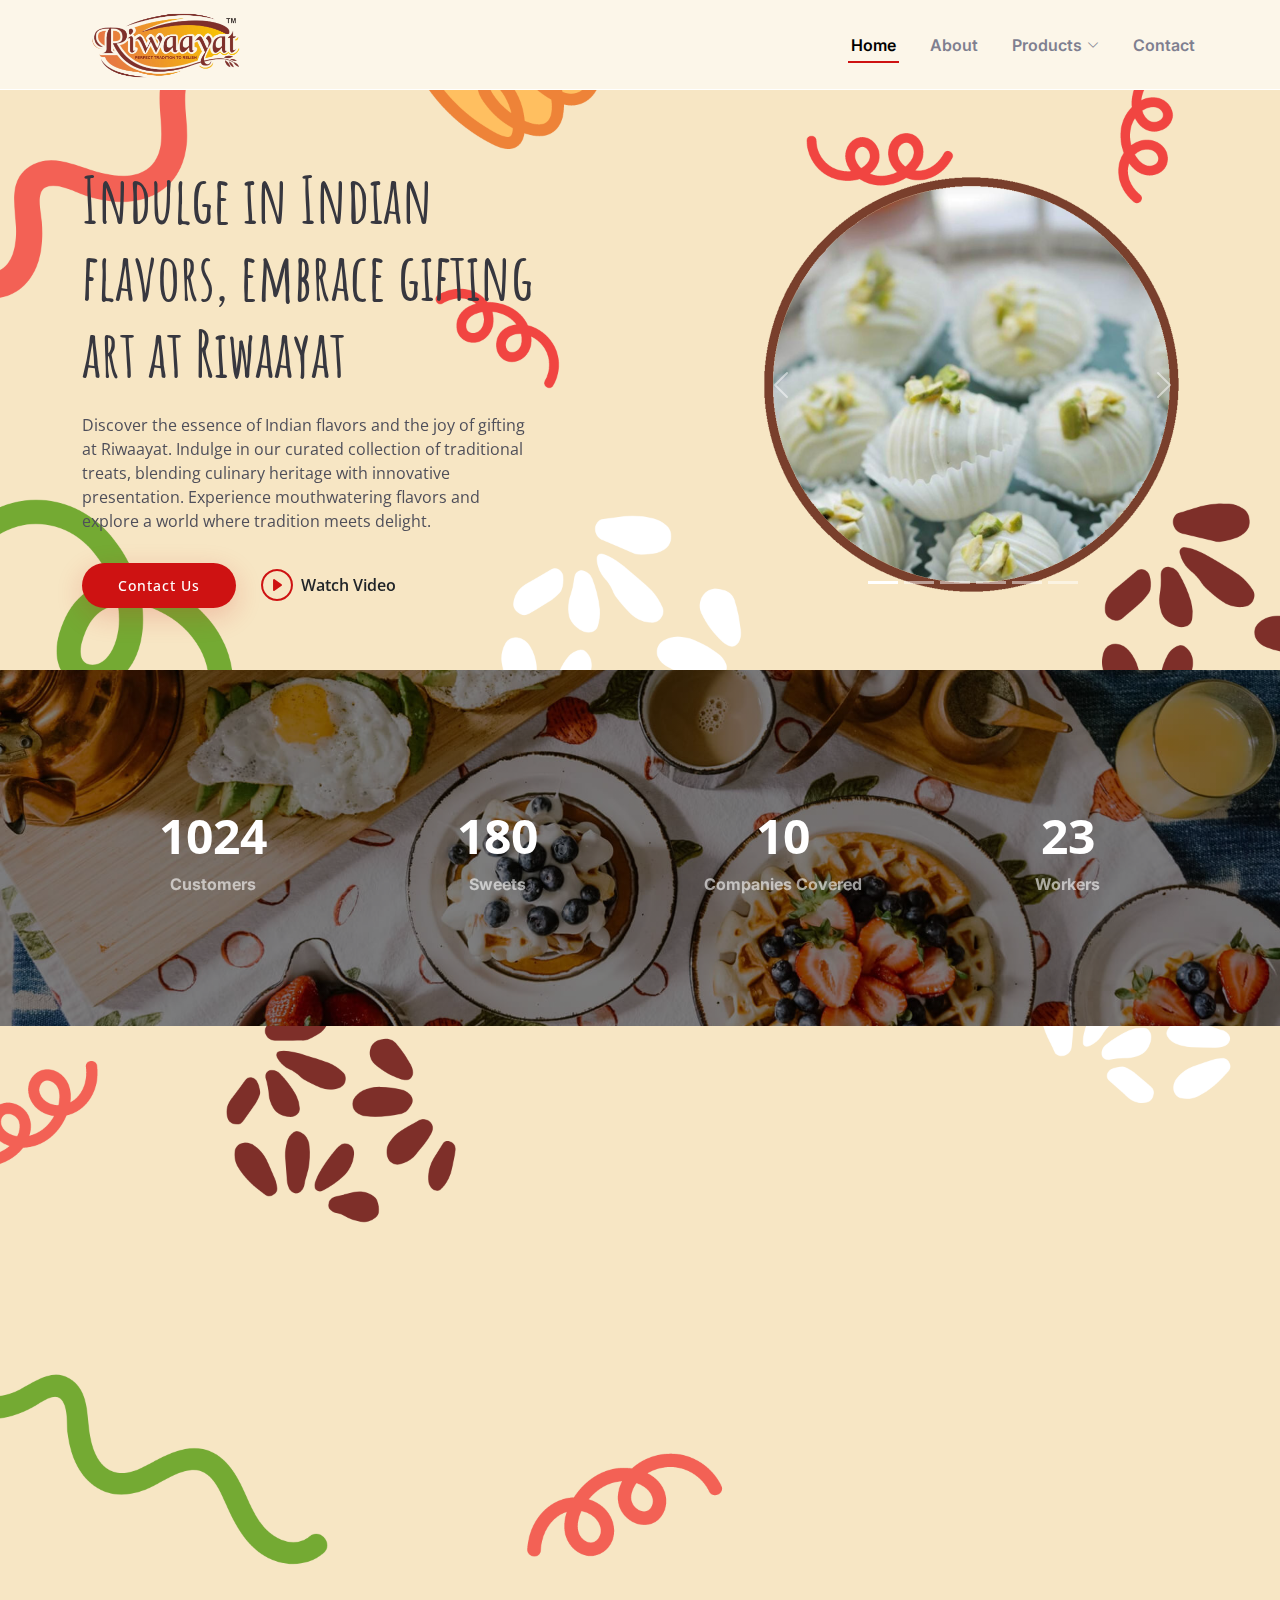
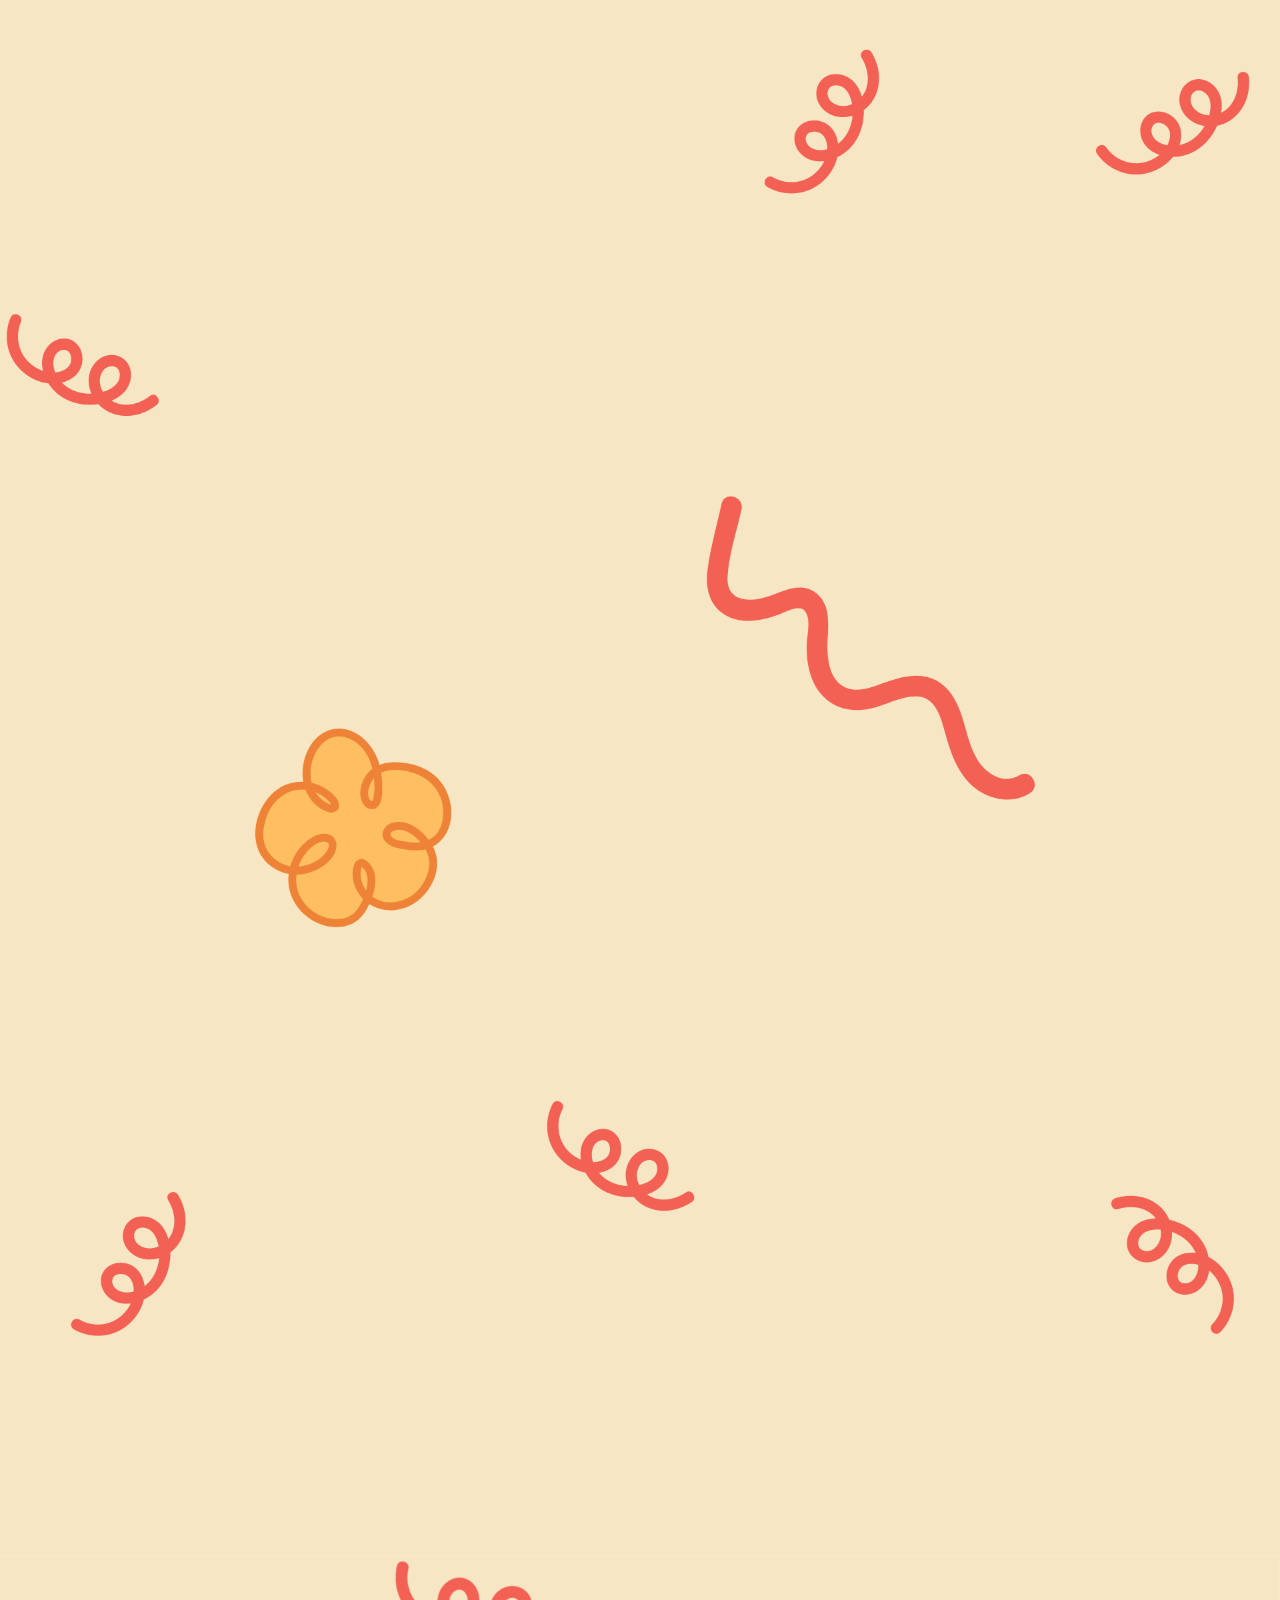
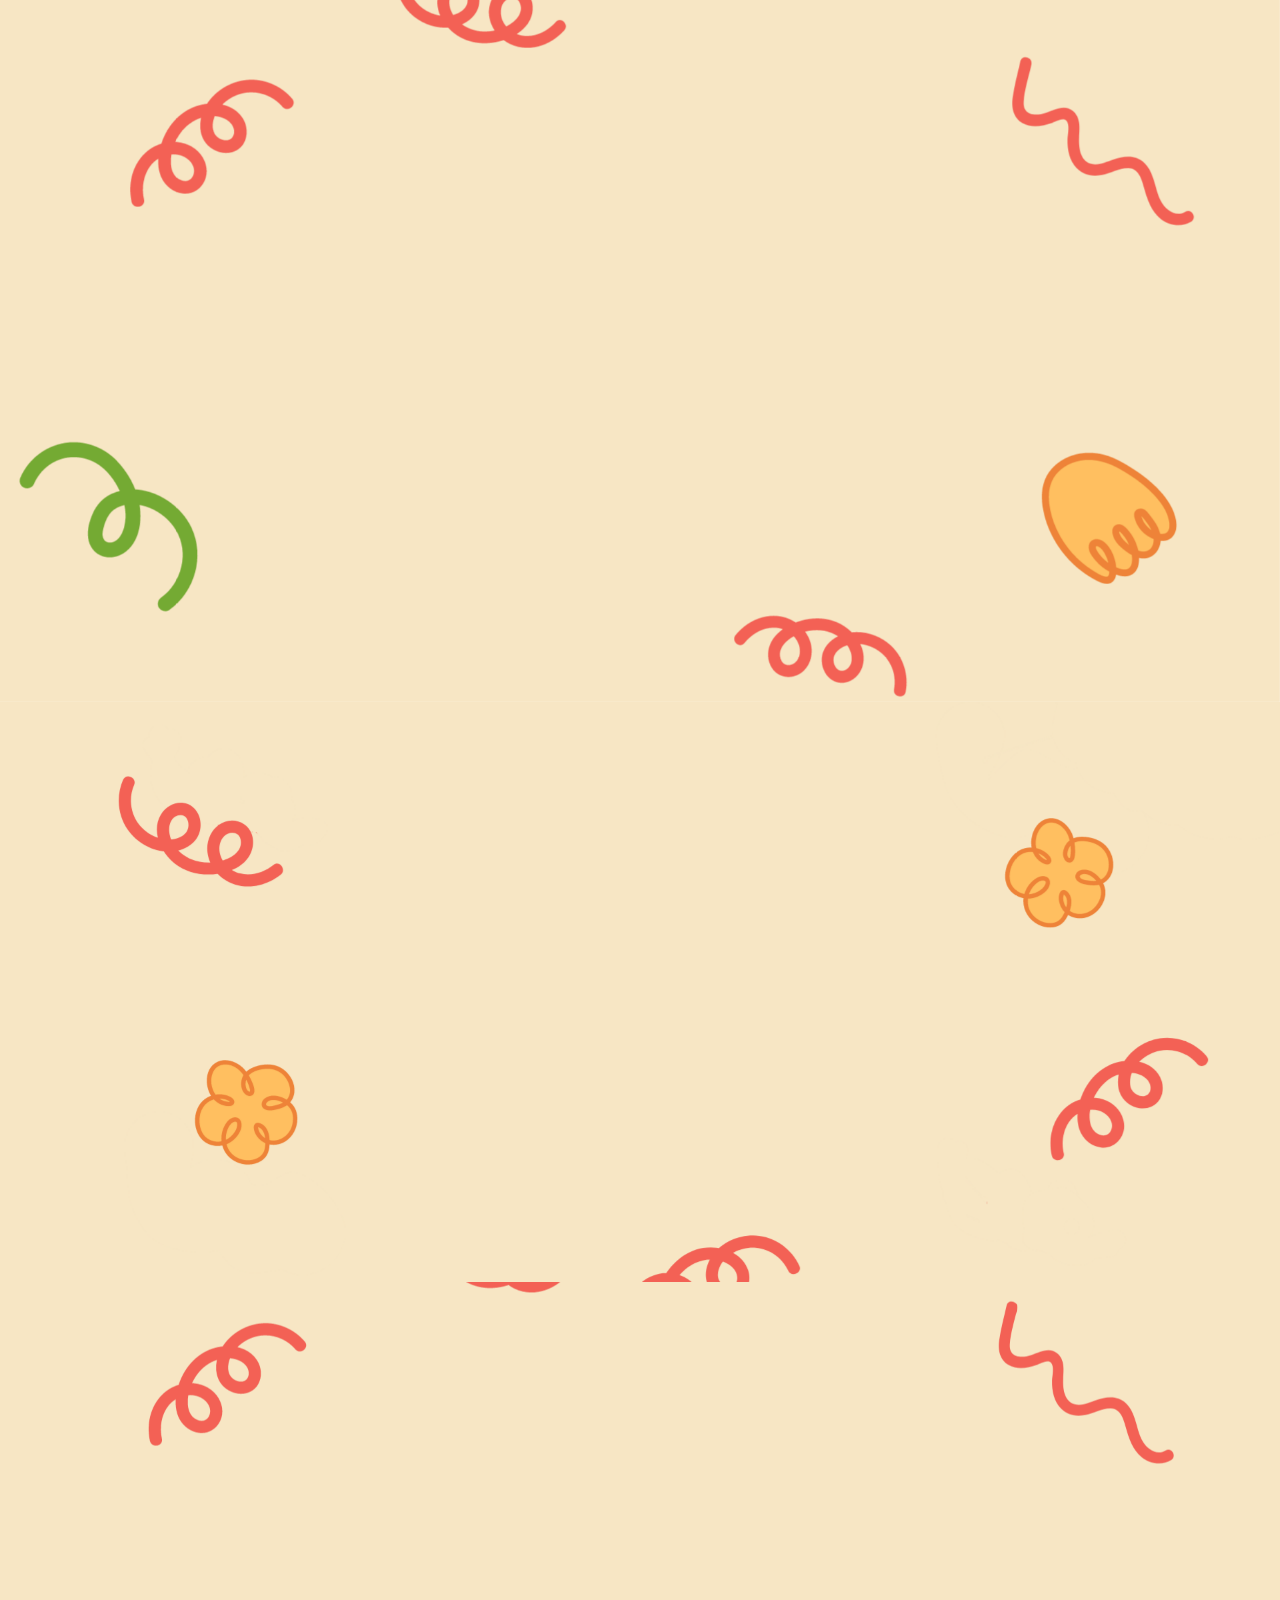
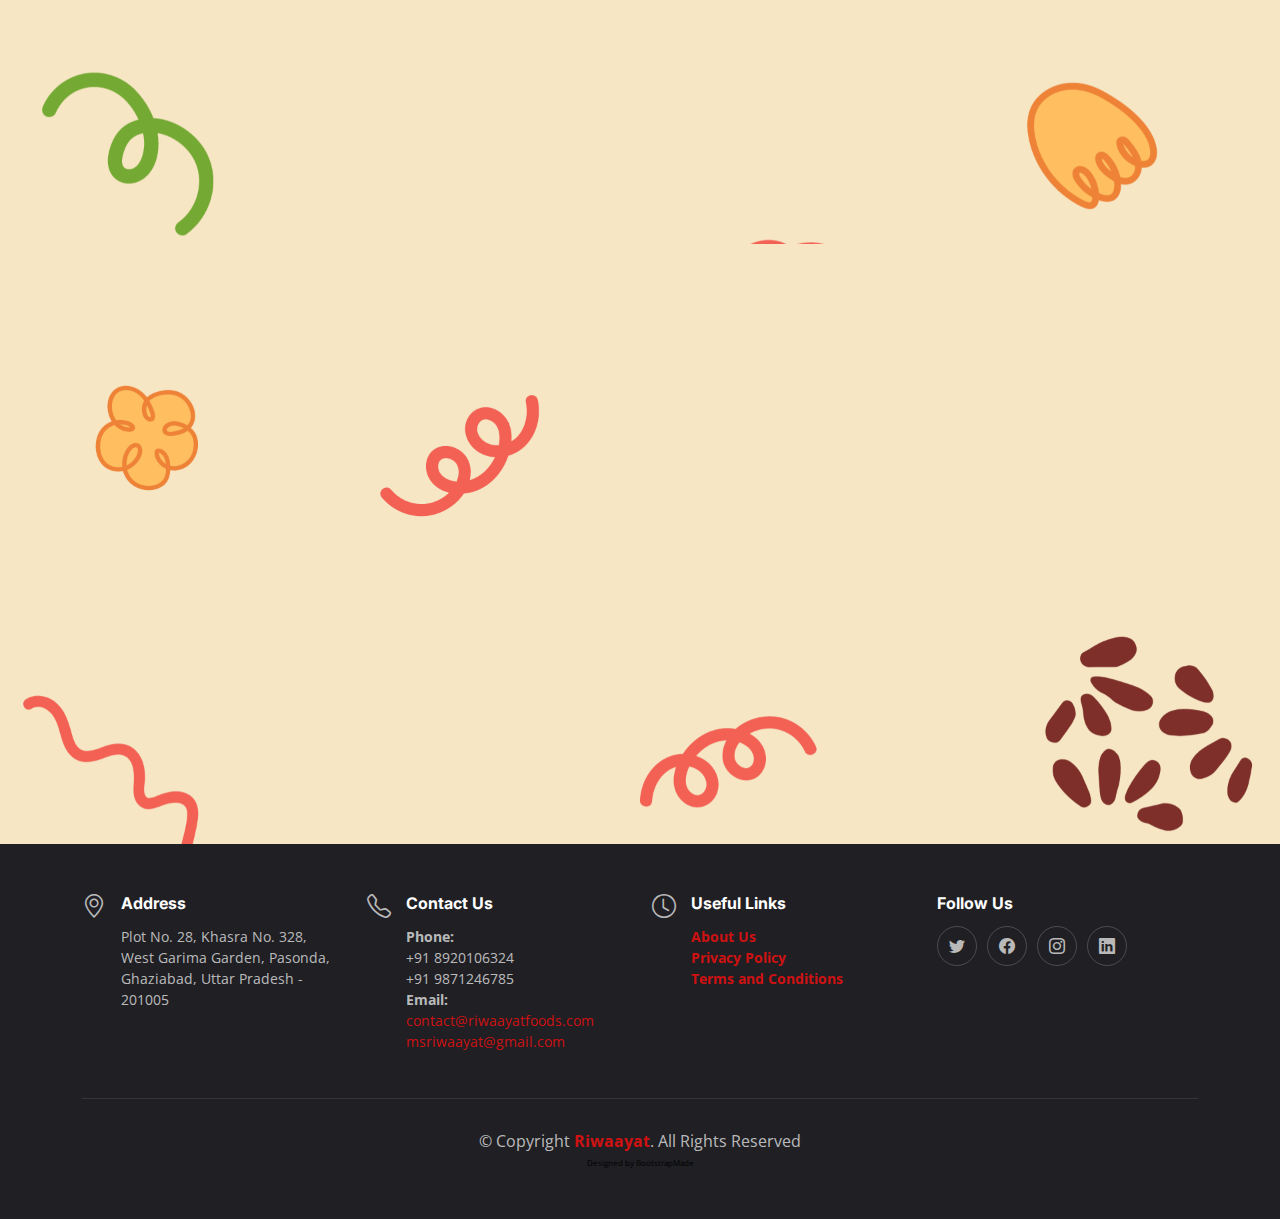
<file: index.html>
<!DOCTYPE html>
<html lang="en">

<head>
  <meta charset="utf-8">
  <meta content="width=device-width, initial-scale=1.0" name="viewport">

  <title>Riwaayat Foods</title>
  <meta content="" name="description">
  <meta content="" name="keywords">

  <!-- Favicons -->
  <link href="assets/img/favicon-32x32.png" rel="icon">
  <link href="assets/img/apple-touch-icon.png" rel="apple-touch-icon">

  <!-- Google Fonts -->
  <link rel="preconnect" href="https://fonts.googleapis.com">
  <link rel="preconnect" href="https://fonts.gstatic.com" crossorigin>
  <link href="https://fonts.googleapis.com/css2?family=Open+Sans:ital,wght@0,300;0,400;0,500;0,600;0,700;1,300;1,400;1,600;1,700&family=Amatic+SC:ital,wght@0,300;0,400;0,500;0,600;0,700;1,300;1,400;1,500;1,600;1,700&family=Inter:ital,wght@0,300;0,400;0,500;0,600;0,700;1,300;1,400;1,500;1,600;1,700&display=swap" rel="stylesheet">

  <!-- Vendor CSS Files -->
  <link href="assets/vendor/bootstrap/css/bootstrap.min.css" rel="stylesheet">
  <link href="assets/vendor/bootstrap-icons/bootstrap-icons.css" rel="stylesheet">
  <link href="assets/vendor/aos/aos.css" rel="stylesheet">
  <link href="assets/vendor/glightbox/css/glightbox.min.css" rel="stylesheet">
  <link href="assets/vendor/swiper/swiper-bundle.min.css" rel="stylesheet">

  <!-- Template Main CSS File -->
  <link href="assets/css/main.css" rel="stylesheet">

</head>

<body>

  <!-- ======= Header ======= -->
  <header id="header" class="header fixed-top d-flex align-items-center">
    <div class="container d-flex align-items-center justify-content-between">

      <a href="index.html" class="logo d-flex align-items-center me-auto me-lg-0">
        <!-- Uncomment the line below if you also wish to use an image logo -->
        <img src="assets/img/logo.png" alt="">
		<!-- <h1>Riwaayat<span>.</span></h1> -->
      </a>

      <nav id="navbar" class="navbar">
        <ul>
          <li><a href="#hero">Home</a></li>
          <li><a href="about.html">About</a></li>
          <li class="dropdown"><a href="#"><span>Products</span> <i class="bi bi-chevron-down dropdown-indicator"></i></a>
            <ul>
              <li><a href="arabian-sweets.html">Arabian Sweets</a></li>
              <li><a href="expression-of-elegance.html">Expression of Elegance</a></li>
              <li><a href="cravebites-cookies.html">Cravebites Cookies</a></li>
              <li><a href="traditional-fusion-treats.html">Traditional Fusion Treats</a></li>
              <li><a href="berrylicious-bites.html">Berrylicious Bites</a></li>
              <li><a href="dazzledate-delight.html">DazzleDate Delight</a></li>
              <li><a href="wallyNutrilicious-delights.html">WallyNutrilicious Delights</a></li>
              <li><a href="frumond-treats.html">Frumond Treats</a></li>
              <li><a href="nuttylicious-wonders.html">Nuttylicious Wonders</a></li>
            </ul>
          </li>
          <li><a href="#contact">Contact</a></li>
        </ul>
      </nav><!-- .navbar -->
      <i class="mobile-nav-toggle mobile-nav-show bi bi-list"></i>
      <i class="mobile-nav-toggle mobile-nav-hide d-none bi bi-x"></i>

    </div>
  </header><!-- End Header -->

<!-- ======= Hero Section ======= -->
<section id="hero" class="hero d-flex align-items-center section-bg">
  <div class="container">
    <div class="row justify-content-between gy-5">
      <div class="col-lg-5 order-2 order-lg-1 d-flex flex-column justify-content-center align-items-center align-items-lg-start text-center text-lg-start">
        <h2 data-aos="fade-up">Indulge in Indian flavors, embrace gifting art at Riwaayat</h2>
        <p data-aos="fade-up" data-aos-delay="100">Discover the essence of Indian flavors and the joy of gifting at Riwaayat. Indulge in our curated collection of traditional treats, blending culinary heritage with innovative presentation. Experience mouthwatering flavors and explore a world where tradition meets delight.</p>
        <div class="d-flex" data-aos="fade-up" data-aos-delay="200">
          <a href="#contact" class="btn-book-a-table">Contact Us</a>
          <a href="https://www.youtube.com/watch?v=LXb3EKWsInQ" class="glightbox btn-watch-video d-flex align-items-center"><i class="bi bi-play-circle"></i><span>Watch Video</span></a>
        </div>
      </div>
      <div class="col-lg-5 order-1 order-lg-2 text-center text-lg-start">
        <div id="hero-carousel" class="carousel slide" data-bs-ride="carousel">
          <!-- Indicators -->
          <ol class="carousel-indicators">
            <li data-bs-target="#hero-carousel" data-bs-slide-to="0" class="active"></li>
            <li data-bs-target="#hero-carousel" data-bs-slide-to="1"></li>
            <li data-bs-target="#hero-carousel" data-bs-slide-to="2"></li>
            <li data-bs-target="#hero-carousel" data-bs-slide-to="3"></li>
            <li data-bs-target="#hero-carousel" data-bs-slide-to="4"></li>
            <li data-bs-target="#hero-carousel" data-bs-slide-to="5"></li>
          </ol>
          
          <!-- Slides -->
          <div class="carousel-inner">
            <div class="carousel-item active">
              <img src="assets/img/hero-img-1.png" class="img-fluid hero-img" alt="" data-aos="zoom-out" data-aos-delay="300">
            </div>
            <div class="carousel-item">
              <img src="assets/img/hero-img-2.png" class="img-fluid hero-img" alt="" data-aos="zoom-out" data-aos-delay="300">
            </div>
            <div class="carousel-item">
              <img src="assets/img/hero-img-3.png" class="img-fluid hero-img" alt="" data-aos="zoom-out" data-aos-delay="300">
            </div>
            <div class="carousel-item">
              <img src="assets/img/hero-img-4.png" class="img-fluid hero-img" alt="" data-aos="zoom-out" data-aos-delay="300">
            </div>
            <div class="carousel-item">
              <img src="assets/img/hero-img-5.png" class="img-fluid hero-img" alt="" data-aos="zoom-out" data-aos-delay="300">
            </div>
            <div class="carousel-item">
              <img src="assets/img/hero-img-6.png" class="img-fluid hero-img" alt="" data-aos="zoom-out" data-aos-delay="300">
            </div>
          </div>
          
          <!-- Controls -->
          <a class="carousel-control-prev" href="#hero-carousel" role="button" data-bs-slide="prev">
            <span class="carousel-control-prev-icon" aria-hidden="true"></span>
            <span class="visually-hidden">Previous</span>
          </a>
          <a class="carousel-control-next" href="#hero-carousel" role="button" data-bs-slide="next">
            <span class="carousel-control-next-icon" aria-hidden="true"></span>
            <span class="visually-hidden">Next</span>
          </a>
        </div>
      </div>
    </div>
  </div>
</section>
<!-- End Hero Section -->

  <main id="main">

    <!-- ======= Stats Counter Section ======= -->
    <section id="stats-counter" class="stats-counter">
      <div class="container" data-aos="zoom-out">

        <div class="row gy-4">

          <div class="col-lg-3 col-md-6">
            <div class="stats-item text-center w-100 h-100">
              <span data-purecounter-start="0" data-purecounter-end="1422" data-purecounter-duration="1" class="purecounter"></span>
              <p>Customers</p>
            </div>
          </div><!-- End Stats Item -->

          <div class="col-lg-3 col-md-6">
            <div class="stats-item text-center w-100 h-100">
              <span data-purecounter-start="0" data-purecounter-end="250" data-purecounter-duration="1" class="purecounter"></span>
              <p>Sweets</p>
            </div>
          </div><!-- End Stats Item -->

          <div class="col-lg-3 col-md-6">
            <div class="stats-item text-center w-100 h-100">
              <span data-purecounter-start="0" data-purecounter-end="14" data-purecounter-duration="1" class="purecounter"></span>
              <p>Companies Covered</p>
            </div>
          </div><!-- End Stats Item -->

          <div class="col-lg-3 col-md-6">
            <div class="stats-item text-center w-100 h-100">
              <span data-purecounter-start="0" data-purecounter-end="32" data-purecounter-duration="1" class="purecounter"></span>
              <p>Workers</p>
            </div>
          </div><!-- End Stats Item -->

        </div>

      </div>
    </section><!-- End Stats Counter Section -->

    <!-- ======= Menu Section ======= -->
    <section id="menu" class="menu random-class">
      <div class="container" data-aos="fade-up">

        <div class="section-header">
          <h2>Our Menu</h2>
          <p>Check Our <span>Yummy Sweets</span></p>
        </div>


        <div class="tab-content" data-aos="fade-up" data-aos-delay="300">

          <div class="tab-pane fade active show" id="menu-starters">

            <div class="row gy-5">

              <div class="col-lg-4 menu-item">
                <a href="expression-of-elegance.html"><img src="assets/img/menu/1.jpg" class="menu-img img-fluid" alt=""></a>
              </div><!-- Menu Item -->

              <div class="col-lg-4 menu-item">
                <a href="arabian-sweets.html"><img src="assets/img/menu/2.jpg" class="menu-img img-fluid" alt=""></a>
              </div><!-- Menu Item -->

              <div class="col-lg-4 menu-item">
                <a href="cravebites-cookies.html"><img src="assets/img/menu/3.jpg" class="menu-img img-fluid" alt=""></a>
              </div><!-- Menu Item -->

              <div class="col-lg-4 menu-item">
                <a href="traditional-fusion-treats.html"><img src="assets/img/menu/4.jpg" class="menu-img img-fluid" alt=""></a>
              </div><!-- Menu Item -->

              <div class="col-lg-4 menu-item">
                <a href="berrylicious-bites.html"><img src="assets/img/menu/5.jpg" class="menu-img img-fluid" alt=""></a>
              </div><!-- Menu Item -->

              <div class="col-lg-4 menu-item">
                <a href="dazzledate-delight.html"><img src="assets/img/menu/6.jpg" class="menu-img img-fluid" alt=""></a>
              </div><!-- Menu Item -->

              <div class="col-lg-4 menu-item">
                <a href="wallyNutrilicious-delights.html"><img src="assets/img/menu/7.jpg" class="menu-img img-fluid" alt=""></a>
              </div><!-- Menu Item -->

              <div class="col-lg-4 menu-item">
                <a href="frumond-treats.html"><img src="assets/img/menu/8.jpg" class="menu-img img-fluid" alt=""></a>
              </div><!-- Menu Item -->

              <div class="col-lg-4 menu-item">
                <a href="nuttylicious-wonders.html"><img src="assets/img/menu/9.jpg" class="menu-img img-fluid" alt=""></a>
              </div><!-- Menu Item -->

            </div>
          </div><!-- End Starter Menu Content -->
        </div>
      </div>
    </section><!-- End Menu Section -->

    <!-- About us section -->

    <section id="aboutus" class="aboutus our-gallery-bg">
      <div class="container" data-aos="fade-up">

        <div class="section-header" data-aos="fade-up">
          <h2>About Us</h2>
          <p>See <span>Who We Are</span></p>
        </div>
        <div class="parent" data-aos="fade-up">
        <div class ="aboutus-left" data-aos="fade-up">
          <p data-aos="fade-up" data-aos-delay="100">Riwaayat is an exceptional company specializing in the creation of over 250 delectable and authentic sweets. Their wide range of offerings showcases their commitment to innovation and craftsmanship. Each sweet is meticulously crafted, combining high-quality ingredients to deliver a taste experience like no other. <br><br>Riwaayat's expertise in gift making is evident in their attention to detail and beautiful packaging, making their sweets perfect for both personal indulgence and thoughtful gifting. With their focus on flavor, authenticity, and customer satisfaction, Riwaayat offers a vast selection of sweets that promise a delightful journey and a memorable experience for every palate.</p>
        </div>
        <div class="aboutus-right" data-aos="fade-up">
    
            <img src="assets/img/about.png" class="aboutus-img"> 
          
        </div>
        </div>

      </div>
    </section>


    <!-- ======= Testimonials Section ======= -->
    <section id="testimonials" class="testimonials testimonial-bg">
      <div class="container" data-aos="fade-up">

        <div class="section-header">
          <h2>Testimonials</h2>
          <p>What Are They <span>Saying About Us</span></p>
        </div>

        <div class="slides-1 swiper" data-aos="fade-up" data-aos-delay="100">
          <div class="swiper-wrapper">

            <div class="swiper-slide">
              <div class="testimonial-item">
                <div class="row gy-4 justify-content-center">
                  <div class="col-lg-6">
                    <div class="testimonial-content">
                      <p>
                        <i class="bi bi-quote quote-icon-left"></i>
                        We ordered Riwaayat's sweets for our Diwali employee gifts at NIIT, and we were thoroughly impressed! The selection of Traditional Fusion Treats, Cravebite Cookies, and DazzleDate Delights was a hit among our team. The unique flavors and beautiful packaging made the gifts extra special. Thank you, Riwaayat, for making our employees feel appreciated and valued.
                        <i class="bi bi-quote quote-icon-right"></i>
                      </p>
                      <h3>NIIT</h3>
                    </div>
                  </div>
                       </div>
              </div>
            </div><!-- End testimonial item -->

            <div class="swiper-slide">
              <div class="testimonial-item">
                <div class="row gy-4 justify-content-center">
                  <div class="col-lg-6">
                    <div class="testimonial-content">
                      <p>
                        <i class="bi bi-quote quote-icon-left"></i>
                        We recently ordered a variety of Riwaayat's sweets for a corporate event at Dabur, and it was a huge success! The Nuttylicious Wonders and Frumond Treats were absolutely delightful. Riwaayat's dedication to quality and presentation is commendable. Highly recommended for corporate events and celebrations.
                        <i class="bi bi-quote quote-icon-right"></i>
                      </p>
                      <h3>Dabur</h3>
                    </div>
                  </div>
                       </div>
              </div>
            </div><!-- End testimonial item -->

            <div class="swiper-slide">
              <div class="testimonial-item">
                <div class="row gy-4 justify-content-center">
                  <div class="col-lg-6">
                    <div class="testimonial-content">
                      <p>
                        <i class="bi bi-quote quote-icon-left"></i>
                       Delicious fruity treats bursting with flavor! The tangy blueberry bombs and zesty lemon cranberry bites are a delightful indulgence. The packaging is good, though it could be improved. Overall, I highly recommend these fruity bites for a satisfying and flavorful snack experience.
                        <i class="bi bi-quote quote-icon-right"></i>
                      </p>
                      <h3>Nikhil</h3>
                    </div>
                  </div>
                       </div>
              </div>
            </div><!-- End testimonial item -->

            <div class="swiper-slide">
              <div class="testimonial-item">
                <div class="row gy-4 justify-content-center">
                  <div class="col-lg-6">
                    <div class="testimonial-content">
                      <p>
                        <i class="bi bi-quote quote-icon-left"></i>
                       A heavenly fusion of flavors! The combination of chocolate-covered almonds, yogurt-coated cranberries, and stuffed dates is pure indulgence. Perfectly balanced and beautifully presented, these delights are a delightful treat for yourself or as a gift for someone special. Highly recommended for those with a sweet tooth!
                        <i class="bi bi-quote quote-icon-right"></i>
                      </p>
                      <h3>Lavish</h3>
                    </div>
                  </div>
                </div>
              </div>
            </div><!-- End testimonial item -->

            <div class="swiper-slide">
              <div class="testimonial-item">
                <div class="row gy-4 justify-content-center">
                  <div class="col-lg-6">
                    <div class="testimonial-content">
                      <p>
                        <i class="bi bi-quote quote-icon-left"></i>
                        Spice up your snacking with these bold and flavorful savories! The Pizza Paare and Pizzaschew cashews offer a unique twist on traditional snacks. The flavors are robust and satisfying. The only downside is that the portion sizes could be a bit larger. Nevertheless, these savories are a great choice for those seeking a tasty and savory snacking option.
                        <i class="bi bi-quote quote-icon-right"></i>
                      </p>
                      <h3>Ravi</h3>
                    </div>
                  </div>
                </div>
              </div>
            </div><!-- End testimonial item -->

           <div class="swiper-slide">
              <div class="testimonial-item">
                <div class="row gy-4 justify-content-center">
                  <div class="col-lg-6">
                    <div class="testimonial-content">
                      <p>
                        <i class="bi bi-quote quote-icon-left"></i>
                        A delightful fusion of desi and international flavors! The Fusion Katlis, Mocktail Ladoos, Tangy Mathri, and Oregano Gur Paare offer a burst of unique tastes. Perfect for those craving a flavorful snacking experience. Highly recommended for adventurous palates!
                        <i class="bi bi-quote quote-icon-right"></i>
                      </p>
                      <h3>Pradeep</h3>
                    </div>
                  </div>
                 </div>
              </div>
		   </div> <!-- End testimonial item -->

          </div>
          <div class="swiper-pagination"></div>
        </div>

      </div>
    </section><!-- End Testimonials Section -->

    <!-- ======= Gallery Section ======= -->
    <section id="gallery" class="gallery our-gallery-bg">
      <div class="container" data-aos="fade-up">

        <div class="section-header">
          <h2>gallery</h2>
          <p>Check <span>Our Gallery</span></p>
        </div>

        <div class="gallery-slider swiper">
          <div class="swiper-wrapper align-items-center">
            <div class="swiper-slide"><a class="glightbox" data-gallery="images-gallery" href="assets/img/gallery/gallery-1.jpg"><img src="assets/img/gallery/gallery-1.jpg" class="img-fluid" alt=""></a></div>
            <div class="swiper-slide"><a class="glightbox" data-gallery="images-gallery" href="assets/img/gallery/gallery-2.jpg"><img src="assets/img/gallery/gallery-2.jpg" class="img-fluid" alt=""></a></div>
            <div class="swiper-slide"><a class="glightbox" data-gallery="images-gallery" href="assets/img/gallery/gallery-3.jpg"><img src="assets/img/gallery/gallery-3.jpg" class="img-fluid" alt=""></a></div>
            <div class="swiper-slide"><a class="glightbox" data-gallery="images-gallery" href="assets/img/gallery/gallery-4.jpg"><img src="assets/img/gallery/gallery-4.jpg" class="img-fluid" alt=""></a></div>
            <div class="swiper-slide"><a class="glightbox" data-gallery="images-gallery" href="assets/img/gallery/gallery-5.jpg"><img src="assets/img/gallery/gallery-5.jpg" class="img-fluid" alt=""></a></div>
            <div class="swiper-slide"><a class="glightbox" data-gallery="images-gallery" href="assets/img/gallery/gallery-6.jpg"><img src="assets/img/gallery/gallery-6.jpg" class="img-fluid" alt=""></a></div>
            <div class="swiper-slide"><a class="glightbox" data-gallery="images-gallery" href="assets/img/gallery/gallery-7.jpg"><img src="assets/img/gallery/gallery-7.jpg" class="img-fluid" alt=""></a></div>
            <div class="swiper-slide"><a class="glightbox" data-gallery="images-gallery" href="assets/img/gallery/gallery-8.jpg"><img src="assets/img/gallery/gallery-8.jpg" class="img-fluid" alt=""></a></div>
          </div>
          <div class="swiper-pagination"></div>
        </div>

      </div>
    </section>
    <!-- End Gallery Section -->

    <!-- ======= Contact Section ======= -->
    <section id="contact" class="contact contact-us-bg">
      <div class="container" data-aos="fade-up">

        <div class="section-header">
          <h2>Contact</h2>
          <p>Need Help? <span>Contact Us</span></p>
        </div>
        <div class="row gy-4">

          <div class="col-md-6">
            <div class="info-item  d-flex align-items-center">
              <i class="icon bi bi-map flex-shrink-0"></i>
              <div>
                <h3>Our Address</h3>
                <p>Plot No. 28, Khasra No. 328,</p>
                <p>West Garima Garden, Pasonda,</p>
                <p>Ghaziabad, Uttar Pradesh - 201005</p>
              </div>
            </div>
          </div><!-- End Info Item -->

          <div class="col-md-6">
            <div class="info-item d-flex align-items-center">
              <i class="icon bi bi-envelope flex-shrink-0"></i>
              <div>
                <h3>Email Us</h3>
				<p><a href="mailto:contact@riwaayatfoods.com"><font color="black">contact@riwaayatfoods.com</font></a></p>
				<p><a href="mailto:info@riwaayatfoods.com"><font color="black">info@riwaayatfoods.com</font></a></p>
				<p><a href="mailto:sales@riwaayatfoods.com"><font color="black">sales@riwaayatfoods.com</font></a></p>
              </div>
            </div>
          </div><!-- End Info Item -->

          <div class="col-md-6">
            <div class="info-item  d-flex align-items-center">
              <i class="icon bi bi-telephone flex-shrink-0"></i>
              <div>
                <h3>Call Us</h3>
                <p>+91 8920106324</p>
                <p>+91 9871246785</p>
              </div>
            </div>
          </div><!-- End Info Item -->

          <div class="col-md-6">
            <div class="info-item  d-flex align-items-center">
              <i class="icon bi bi-share flex-shrink-0"></i>
              <div>
                <h3>Opening Hours</h3>
				<div><strong>Mon-Sat:</strong> 11AM - 23PM <br>
                  <strong>Sunday:</strong> Closed
                </div>
              </div>
            </div>
          </div><!-- End Info Item -->

        </div>

      </div>
    </section><!-- End Contact Section -->

  </main><!-- End #main -->

  <!-- ======= Footer ======= -->
  <footer id="footer" class="footer">

    <div class="container">
      <div class="row gy-3">
        <div class="col-lg-3 col-md-6 d-flex">
          <i class="bi bi-geo-alt icon"></i>
          <div>
            <h4>Address</h4>
            <p>
              Plot No. 28, Khasra No. 328, West Garima Garden, Pasonda,<br>
              Ghaziabad, Uttar Pradesh - 201005 <br>
            </p>
          </div>

        </div>

        <div class="col-lg-3 col-md-6 footer-links d-flex">
          <i class="bi bi-telephone icon"></i>
          <div>
            <h4>Contact Us</h4>
            <p>
			    <strong>Phone:</strong><br> +91 8920106324<br>
              						        +91 9871246785<br>											<strong>Email:</strong><br> <a href="mailto:contact@riwaayatfoods.com">contact@riwaayatfoods.com</a><br>
			<a href="mailto:msriwaayat@gmail.com">msriwaayat@gmail.com</a><br>
            </p>
         </div>
        </div>

        <div class="col-lg-3 col-md-6 footer-links d-flex">
          <i class="bi bi-clock icon"></i>
          <div>
            <h4>Useful Links</h4>
            <p>
			<strong><a href="about.html">About Us</a></strong><br>
			<strong><a href="privacy.html">Privacy Policy</a></strong><br>
			<strong><a href="tos.html">Terms and Conditions</a></strong><br>
            </p>
          </div>
        </div>

        <div class="col-lg-3 col-md-6 footer-links">
          <h4>Follow Us</h4>
          <div class="social-links d-flex">
            <a href="https://twitter.com/riwaayatfoods" class="twitter"><i class="bi bi-twitter"></i></a>
            <a href="https://www.facebook.com/riwaayatfoods" class="facebook"><i class="bi bi-facebook"></i></a>
            <a href="https://www.instagram.com/riwaayatfoods/" class="instagram"><i class="bi bi-instagram"></i></a>
            <a href="https://www.linkedin.com/company/riwaayat-foods/" class="linkedin"><i class="bi bi-linkedin"></i></a>
          </div>
        </div>

      </div>
    </div>

    <div class="container">
      <div class="copyright">
		  &copy; Copyright <strong><span><a href="https://www.riwaayatfoods.com">Riwaayat</a></span></strong>. All Rights Reserved
      </div>
      <div class="credits">
		  <font color="black">Designed by <a href="https://bootstrapmade.com/">BootstrapMade</a></font>
      </div>
    </div>

  </footer><!-- End Footer -->
  <!-- End Footer -->

  <a href="#" class="scroll-top d-flex align-items-center justify-content-center"><i class="bi bi-arrow-up-short"></i></a>

  <div id="preloader"></div>

  <!-- Vendor JS Files -->
  <script src="assets/vendor/bootstrap/js/bootstrap.bundle.min.js"></script>
  <script src="assets/vendor/aos/aos.js"></script>
  <script src="assets/vendor/glightbox/js/glightbox.min.js"></script>
  <script src="assets/vendor/purecounter/purecounter_vanilla.js"></script>
  <script src="assets/vendor/swiper/swiper-bundle.min.js"></script>
  <script src="assets/vendor/php-email-form/validate.js"></script>

  <!-- Template Main JS File -->
  <script src="assets/js/main.js"></script>

</body>

</html>
</file>
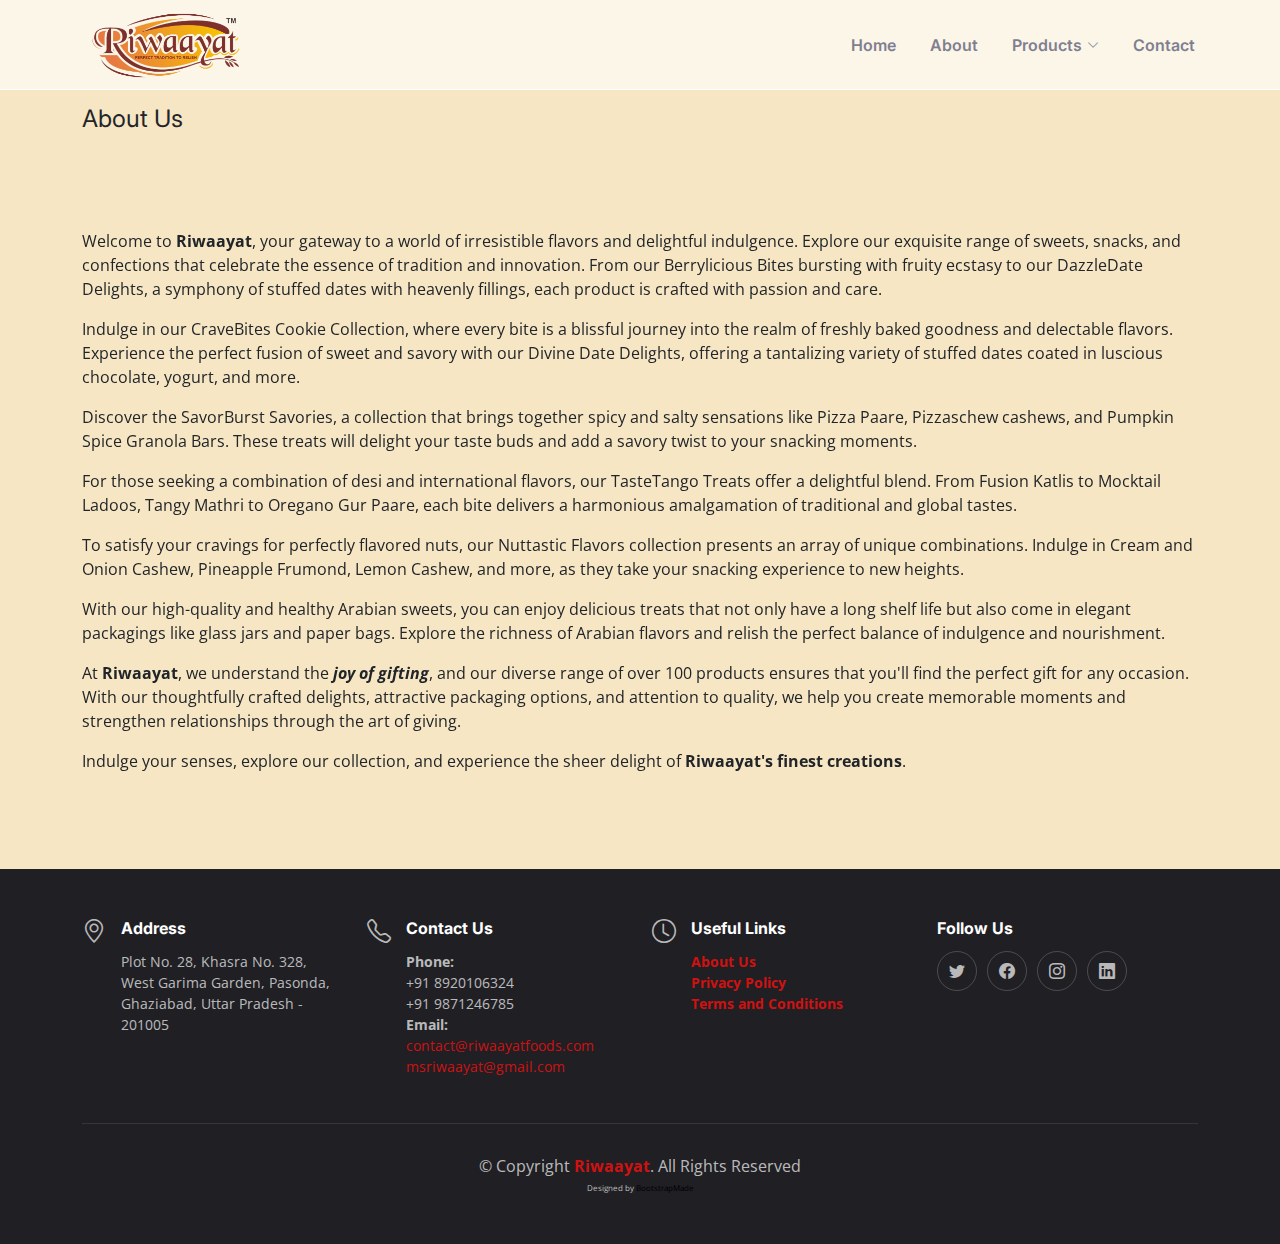
<file: about.html>
<!DOCTYPE html>
<html lang="en">
<head>
  <meta charset="utf-8">
  <meta content="width=device-width, initial-scale=1.0" name="viewport">
  <title>Riwaayat Foods</title>
  <meta content="" name="description">
  <meta content="" name="keywords">
  <!-- Favicons -->
  <link href="assets/img/favicon-32x32.png" rel="icon">
  <link href="assets/img/apple-touch-icon.png" rel="apple-touch-icon">
  <!-- Google Fonts -->
  <link rel="preconnect" href="https://fonts.googleapis.com">
  <link rel="preconnect" href="https://fonts.gstatic.com" crossorigin>
  <link href="https://fonts.googleapis.com/css2?family=Open+Sans:ital,wght@0,300;0,400;0,500;0,600;0,700;1,300;1,400;1,600;1,700&family=Amatic+SC:ital,wght@0,300;0,400;0,500;0,600;0,700;1,300;1,400;1,500;1,600;1,700&family=Inter:ital,wght@0,300;0,400;0,500;0,600;0,700;1,300;1,400;1,500;1,600;1,700&display=swap" rel="stylesheet">
  <!-- Vendor CSS Files -->
  <link href="assets/vendor/bootstrap/css/bootstrap.min.css" rel="stylesheet">
  <link href="assets/vendor/bootstrap-icons/bootstrap-icons.css" rel="stylesheet">
  <link href="assets/vendor/aos/aos.css" rel="stylesheet">
  <link href="assets/vendor/glightbox/css/glightbox.min.css" rel="stylesheet">
  <link href="assets/vendor/swiper/swiper-bundle.min.css" rel="stylesheet">
  <!-- Template Main CSS File -->
  <link href="assets/css/main.css" rel="stylesheet">
</head>
<body>
  <!-- ======= Header ======= -->
  <header id="header" class="header fixed-top d-flex align-items-center">
    <div class="container d-flex align-items-center justify-content-between">
      <a href="index.html" class="logo d-flex align-items-center me-auto me-lg-0">
        <!-- Uncomment the line below if you also wish to use an image logo -->
        <img src="assets/img/logo.png" alt="">
		<!-- <h1>Riwaayat<span>.</span></h1> -->
      </a>
      <nav id="navbar" class="navbar">
        <ul>
          <li><a href="index.html">Home</a></li>
          <li><a href="about.html">About</a></li>
          <li class="dropdown"><a href="#"><span>Products</span> <i class="bi bi-chevron-down dropdown-indicator"></i></a>
            <ul>
              <li><a href="arabian-sweets.html">Arabian Sweets</a></li>
              <li><a href="expression-of-elegance.html">Expression of Elegance</a></li>
              <li><a href="cravebites-cookies.html">Cravebites Cookies</a></li>
              <li><a href="traditional-fusion-treats.html">Traditional Fusion Treats</a></li>
              <li><a href="berrylicious-bites.html">Berrylicious Bites</a></li>
              <li><a href="dazzledate-delight.html">DazzleDate Delight</a></li>
              <li><a href="wallyNutrilicious-delights.html">WallyNutrilicious Delights</a></li>
              <li><a href="frumond-treats.html">Frumond Treats</a></li>
              <li><a href="nuttylicious-wonders.html">Nuttylicious Wonders</a></li>
            </ul>
          </li>
          <li><a href="index.html#contact">Contact</a></li>
        </ul>
      </nav><!-- .navbar -->
      <i class="mobile-nav-toggle mobile-nav-show bi bi-list"></i>
      <i class="mobile-nav-toggle mobile-nav-hide d-none bi bi-x"></i>
    </div>
  </header><!-- End Header -->
  <main id="main">
    <!-- ======= Breadcrumbs ======= -->
    <div class="breadcrumbs">
      <div class="container">
        <div class="d-flex justify-content-between align-items-center">
          <h2>About Us</h2>
        </div>
      </div>
    </div><!-- End Breadcrumbs -->
    <section class="sample-page simple-bg">
      <div class="container" data-aos="fade-up">
		  <p> Welcome to <b>Riwaayat</b>, your gateway to a world of irresistible flavors and delightful indulgence. Explore our exquisite range of sweets, snacks, and confections that celebrate the essence of tradition and innovation. From our Berrylicious Bites bursting with fruity ecstasy to our DazzleDate Delights, a symphony of stuffed dates with heavenly fillings, each product is crafted with passion and care.</p>

		  <p>Indulge in our CraveBites Cookie Collection, where every bite is a blissful journey into the realm of freshly baked goodness and delectable flavors. Experience the perfect fusion of sweet and savory with our Divine Date Delights, offering a tantalizing variety of stuffed dates coated in luscious chocolate, yogurt, and more.</p>

		  <p>Discover the SavorBurst Savories, a collection that brings together spicy and salty sensations like Pizza Paare, Pizzaschew cashews, and Pumpkin Spice Granola Bars. These treats will delight your taste buds and add a savory twist to your snacking moments.<p>

		  <p>For those seeking a combination of desi and international flavors, our TasteTango Treats offer a delightful blend. From Fusion Katlis to Mocktail Ladoos, Tangy Mathri to Oregano Gur Paare, each bite delivers a harmonious amalgamation of traditional and global tastes.</p>

		  <p>To satisfy your cravings for perfectly flavored nuts, our Nuttastic Flavors collection presents an array of unique combinations. Indulge in Cream and Onion Cashew, Pineapple Frumond, Lemon Cashew, and more, as they take your snacking experience to new heights.<p>

		  <p>With our high-quality and healthy Arabian sweets, you can enjoy delicious treats that not only have a long shelf life but also come in elegant packagings like glass jars and paper bags. Explore the richness of Arabian flavors and relish the perfect balance of indulgence and nourishment.</p>

		  <p>At <b>Riwaayat</b>, we understand the <b><i>joy of gifting</i></b>, and our diverse range of over 100 products ensures that you'll find the perfect gift for any occasion. With our thoughtfully crafted delights, attractive packaging options, and attention to quality, we help you create memorable moments and strengthen relationships through the art of giving.</p>

		  <p>Indulge your senses, explore our collection, and experience the sheer delight of <b>Riwaayat's finest creations</b>.<p>
      </div>
    </section>

  </main><!-- End #main -->
  <!-- ======= Footer ======= -->
  <footer id="footer" class="footer">
    <div class="container">
      <div class="row gy-3">
        <div class="col-lg-3 col-md-6 d-flex">
          <i class="bi bi-geo-alt icon"></i>
          <div>
            <h4>Address</h4>
            <p>
              Plot No. 28, Khasra No. 328, West Garima Garden, Pasonda,<br>
              Ghaziabad, Uttar Pradesh - 201005 <br>
            </p>
          </div>
        </div>
        <div class="col-lg-3 col-md-6 footer-links d-flex">
          <i class="bi bi-telephone icon"></i>
          <div>
            <h4>Contact Us</h4>
            <p>
			    <strong>Phone:</strong><br> +91 8920106324<br>
              						        +91 9871246785<br>											<strong>Email:</strong><br> <a href="mailto:contact@riwaayatfoods.com">contact@riwaayatfoods.com</a><br>
			<a href="mailto:msriwaayat@gmail.com">msriwaayat@gmail.com</a><br>
            </p>
         </div>
        </div>
        <div class="col-lg-3 col-md-6 footer-links d-flex">
          <i class="bi bi-clock icon"></i>
          <div>
            <h4>Useful Links</h4>
            <p>
			<strong><a href="about.html">About Us</a></strong><br>
			<strong><a href="privacy.html">Privacy Policy</a></strong><br>
			<strong><a href="tos.html">Terms and Conditions</a></strong><br>
            </p>
          </div>
        </div>
        <div class="col-lg-3 col-md-6 footer-links">
          <h4>Follow Us</h4>
          <div class="social-links d-flex">
            <a href="https://twitter.com/riwaayatfoods" class="twitter"><i class="bi bi-twitter"></i></a>
            <a href="https://www.facebook.com/riwaayatfoods" class="facebook"><i class="bi bi-facebook"></i></a>
            <a href="https://www.instagram.com/riwaayatfoods/" class="instagram"><i class="bi bi-instagram"></i></a>
            <a href="https://www.linkedin.com/company/riwaayat-foods/" class="linkedin"><i class="bi bi-linkedin"></i></a>
          </div>
        </div>
      </div>
    </div>
    <div class="container">
      <div class="copyright">
		  &copy; Copyright <strong><span><a href="https://www.riwaayatfoods.com">Riwaayat</a></span></strong>. All Rights Reserved
      </div>
      <div class="credits">
		Designed by <a href="https://bootstrapmade.com/">BootstrapMade</a>
      </div>
    </div>
  </footer><!-- End Footer -->

  <!-- End Footer -->
  <a href="#" class="scroll-top d-flex align-items-center justify-content-center"><i class="bi bi-arrow-up-short"></i></a>

  <div id="preloader"></div>

  <!-- Vendor JS Files -->

  <script src="assets/vendor/bootstrap/js/bootstrap.bundle.min.js"></script>
  <script src="assets/vendor/aos/aos.js"></script>
  <script src="assets/vendor/glightbox/js/glightbox.min.js"></script>
  <script src="assets/vendor/purecounter/purecounter_vanilla.js"></script>
  <script src="assets/vendor/swiper/swiper-bundle.min.js"></script>
  <script src="assets/vendor/php-email-form/validate.js"></script>

  <!-- Template Main JS File -->

  <script src="assets/js/main.js"></script>
</body>
</html>
</file>
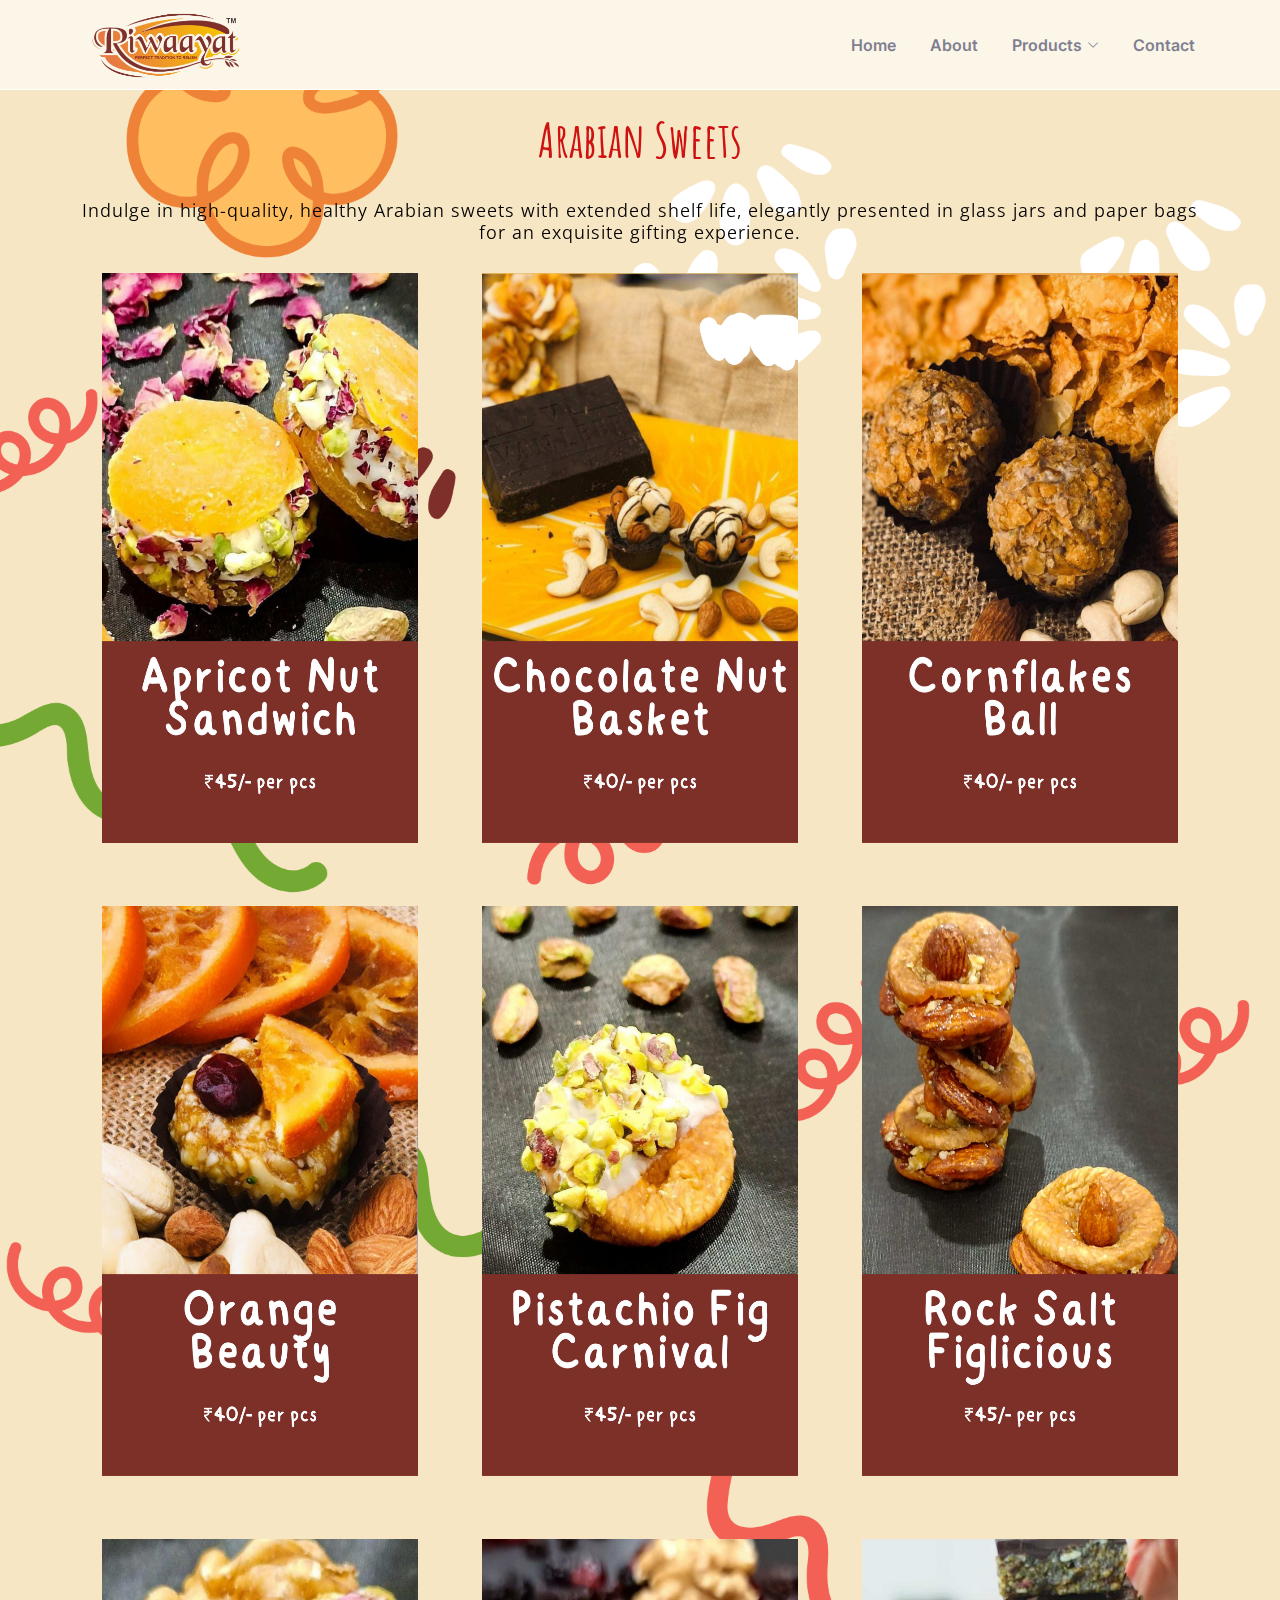
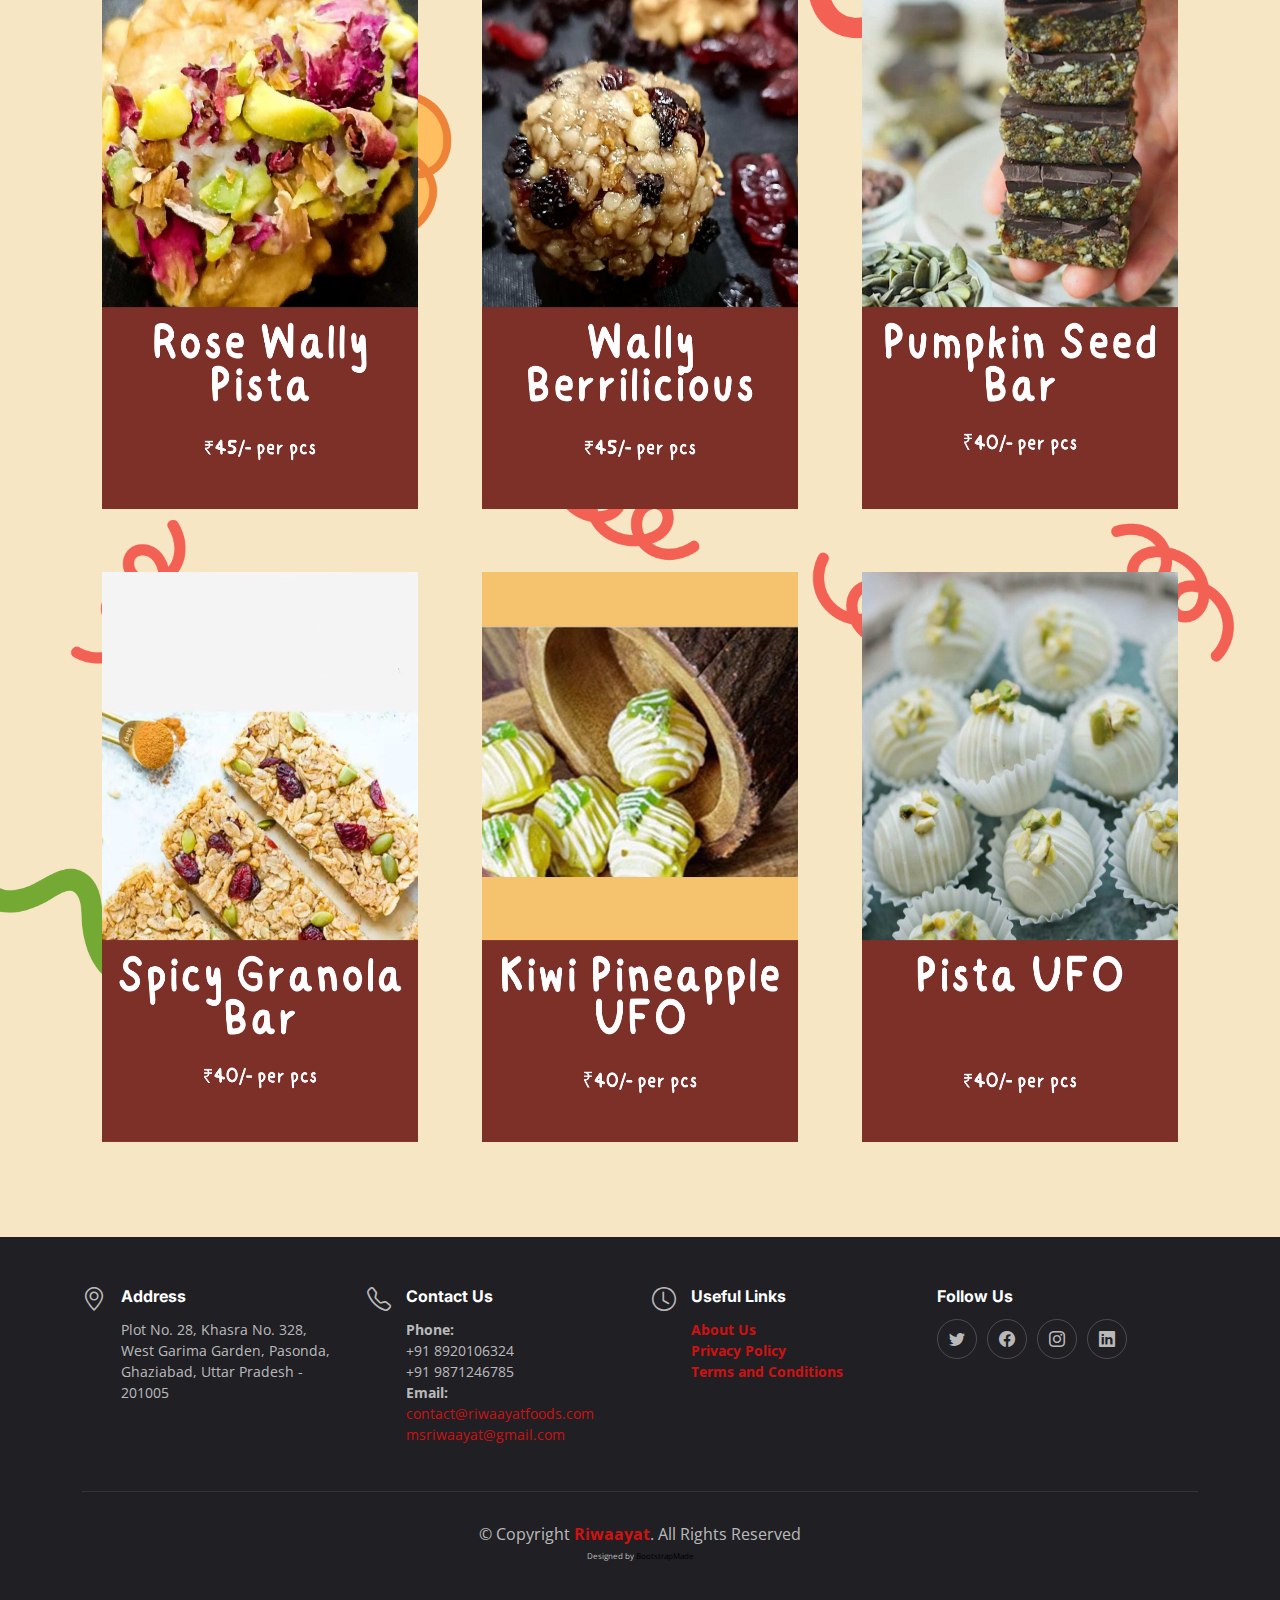
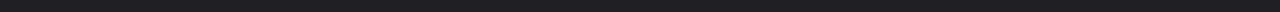
<file: arabian-sweets.html>
<!DOCTYPE html>

<html lang="en">
<head>
  <meta charset="utf-8">
  <meta content="width=device-width, initial-scale=1.0" name="viewport">
  <title>Arabian Sweets - Riwaayat Foods</title>
  <meta content="" name="description">
  <meta content="" name="keywords">
  <!-- Favicons -->
  <link href="assets/img/favicon-32x32.png" rel="icon">
  <link href="assets/img/apple-touch-icon.png" rel="apple-touch-icon">

  <!-- Google Fonts -->
  <link rel="preconnect" href="https://fonts.googleapis.com">
  <link rel="preconnect" href="https://fonts.gstatic.com" crossorigin>
  <link href="https://fonts.googleapis.com/css2?family=Open+Sans:ital,wght@0,300;0,400;0,500;0,600;0,700;1,300;1,400;1,600;1,700&family=Amatic+SC:ital,wght@0,300;0,400;0,500;0,600;0,700;1,300;1,400;1,500;1,600;1,700&family=Inter:ital,wght@0,300;0,400;0,500;0,600;0,700;1,300;1,400;1,500;1,600;1,700&display=swap" rel="stylesheet">


  <!-- Vendor CSS Files -->
  <link href="assets/vendor/bootstrap/css/bootstrap.min.css" rel="stylesheet">
  <link href="assets/vendor/bootstrap-icons/bootstrap-icons.css" rel="stylesheet">
  <link href="assets/vendor/aos/aos.css" rel="stylesheet">
  <link href="assets/vendor/glightbox/css/glightbox.min.css" rel="stylesheet">
  <link href="assets/vendor/swiper/swiper-bundle.min.css" rel="stylesheet">

  <!-- Template Main CSS File -->

  <link href="assets/css/main.css" rel="stylesheet">

</head>

<body>

  <!-- ======= Header ======= -->

  <header id="header" class="header fixed-top d-flex align-items-center">
    <div class="container d-flex align-items-center justify-content-between">
      <a href="index.html" class="logo d-flex align-items-center me-auto me-lg-0">

        <!-- Uncomment the line below if you also wish to use an image logo -->

        <img src="assets/img/logo.png" alt="">
		<!-- <h1>Riwaayat<span>.</span></h1> -->
      </a>
      <nav id="navbar" class="navbar">
        <ul>
          <li><a href="index.html">Home</a></li>
          <li><a href="about.html">About</a></li>
          <li class="dropdown"><a href="#"><span>Products</span> <i class="bi bi-chevron-down dropdown-indicator"></i></a>
            <ul>
              <li><a href="arabian-sweets.html">Arabian Sweets</a></li>
              <li><a href="expression-of-elegance.html">Expression of Elegance</a></li>
              <li><a href="cravebites-cookies.html">Cravebites Cookies</a></li>
              <li><a href="traditional-fusion-treats.html">Traditional Fusion Treats</a></li>
              <li><a href="berrylicious-bites.html">Berrylicious Bites</a></li>
              <li><a href="dazzledate-delight.html">DazzleDate Delight</a></li>
              <li><a href="wallyNutrilicious-delights.html">WallyNutrilicious Delights</a></li>
              <li><a href="frumond-treats.html">Frumond Treats</a></li>
              <li><a href="nuttylicious-wonders.html">Nuttylicious Wonders</a></li>
            </ul>
          </li>
          <li><a href="index.html#contact">Contact</a></li>
        </ul>
      </nav><!-- .navbar -->

      <i class="mobile-nav-toggle mobile-nav-show bi bi-list"></i>
      <i class="mobile-nav-toggle mobile-nav-hide d-none bi bi-x"></i>
    </div>
  </header><!-- End Header -->

  <main id="main">
    <!-- ======= Menu Section ======= -->
    <section id="menu" class="menu arabian-bg">
      <div class="container" data-aos="fade-up">
        <div class="section-header">
			<br />
          <p><span>Arabian Sweets</span></p>
		  <br />
		  <h3>Indulge in high-quality, healthy Arabian sweets with extended shelf life, elegantly presented in glass jars and paper bags for an exquisite gifting experience.</h3>
        </div>
        <div class="tab-content" data-aos="fade-up" data-aos-delay="300">
          <div class="tab-pane fade active show" id="menu-starters">
            <div class="row gy-5">

              <div class="col-lg-4 menu-item">
                <img src="assets/img/products/arabianSweets/Apricot-Nut-Sandwich.jpg" class="menu-img img-fluid" alt="">
              </div><!-- Menu Item -->

              <div class="col-lg-4 menu-item">
                <img src="assets/img/products/arabianSweets/Chocolate-Nut-Basket.jpg" class="menu-img img-fluid" alt="">
              </div><!-- Menu Item -->

              <div class="col-lg-4 menu-item">
                <img src="assets/img/products/arabianSweets/Cornflakes-Ball.jpg" class="menu-img img-fluid" alt="">
              </div><!-- Menu Item -->

              <div class="col-lg-4 menu-item">
                <img src="assets/img/products/arabianSweets/Orange-Beauty.jpg" class="menu-img img-fluid" alt="">
              </div><!-- Menu Item -->

              <div class="col-lg-4 menu-item">
                <img src="assets/img/products/arabianSweets/Pistachio-Fig-Carnival.jpg" class="menu-img img-fluid" alt="">
              </div><!-- Menu Item -->

              <div class="col-lg-4 menu-item">
                <img src="assets/img/products/arabianSweets/Rock-Salt-Figlicious.jpg" class="menu-img img-fluid" alt="">
              </div><!-- Menu Item -->

              <div class="col-lg-4 menu-item">
                <img src="assets/img/products/arabianSweets/Rose-Wally-Pista.jpg" class="menu-img img-fluid" alt="">
              </div><!-- Menu Item -->

              <div class="col-lg-4 menu-item">
                <img src="assets/img/products/arabianSweets/Wally-Berrilicious.jpg" class="menu-img img-fluid" alt="">
              </div><!-- Menu Item -->

              <div class="col-lg-4 menu-item">
                <img src="assets/img/products/arabianSweets/Pumpkin-Seed-Bar.jpg" class="menu-img img-fluid" alt="">
              </div><!-- Menu Item -->

              <div class="col-lg-4 menu-item">
                <img src="assets/img/products/arabianSweets/Spicy-Granola-Bar.jpg" class="menu-img img-fluid" alt="">
              </div><!-- Menu Item -->

              <div class="col-lg-4 menu-item">
                <img src="assets/img/products/arabianSweets/Kiwi-Pineapple-UFO.jpg" class="menu-img img-fluid" alt="">
              </div><!-- Menu Item -->

              <div class="col-lg-4 menu-item">
                <img src="assets/img/products/arabianSweets/Pista-UFO.jpg" class="menu-img img-fluid" alt="">
              </div><!-- Menu Item -->


            </div>
          </div><!-- End Starter Menu Content -->
        </div>
      </div>
    </section><!-- End Menu Section -->

  </main><!-- End #main -->


  <!-- ======= Footer ======= -->

  <footer id="footer" class="footer">
    <div class="container">
      <div class="row gy-3">
        <div class="col-lg-3 col-md-6 d-flex">
          <i class="bi bi-geo-alt icon"></i>
          <div>
            <h4>Address</h4>
            <p>
              Plot No. 28, Khasra No. 328, West Garima Garden, Pasonda,<br />
             Ghaziabad, Uttar Pradesh - 201005 <br />
            </p>
          </div>
        </div>
        <div class="col-lg-3 col-md-6 footer-links d-flex">
          <i class="bi bi-telephone icon"></i>
          <div>
            <h4>Contact Us</h4>
            <p>
			    <strong>Phone:</strong><br> +91 8920106324<br>
              						        +91 9871246785<br>											<strong>Email:</strong><br> <a href="mailto:contact@riwaayatfoods.com">contact@riwaayatfoods.com</a><br>
			<a href="mailto:msriwaayat@gmail.com">msriwaayat@gmail.com</a><br>
            </p>
          </div>
        </div>
        <div class="col-lg-3 col-md-6 footer-links d-flex">
          <i class="bi bi-clock icon"></i>
          <div>
            <h4>Useful Links</h4>
            <p>
			<strong><a href="about.html">About Us</a></strong><br>
			<strong><a href="privacy.html">Privacy Policy</a></strong><br>
			<strong><a href="tos.html">Terms and Conditions</a></strong><br>
            </p>
          </div>
        </div>
        <div class="col-lg-3 col-md-6 footer-links">
          <h4>Follow Us</h4>
          <div class="social-links d-flex">
            <a href="https://twitter.com/riwaayatfoods" class="twitter"><i class="bi bi-twitter"></i></a>
            <a href="https://www.facebook.com/riwaayatfoods" class="facebook"><i class="bi bi-facebook"></i></a>
            <a href="https://www.instagram.com/riwaayatfoods/" class="instagram"><i class="bi bi-instagram"></i></a>
            <a href="https://www.linkedin.com/company/riwaayat-foods/" class="linkedin"><i class="bi bi-linkedin"></i></a>
          </div>
        </div>
      </div>
    </div>
    <div class="container">
      <div class="copyright">
		  &copy; Copyright <strong><span><a href="https://www.riwaayatfoods.com">Riwaayat</a></span></strong>. All Rights Reserved
      </div>
      <div class="credits">
		Designed by <a href="https://bootstrapmade.com/">BootstrapMade</a>
      </div>
    </div>
  </footer><!-- End Footer -->
  <!-- End Footer -->

  <a href="#" class="scroll-top d-flex align-items-center justify-content-center"><i class="bi bi-arrow-up-short"></i></a>

  <div id="preloader"></div>
  <!-- Vendor JS Files -->

  <script src="assets/vendor/bootstrap/js/bootstrap.bundle.min.js"></script>
  <script src="assets/vendor/aos/aos.js"></script>
  <script src="assets/vendor/glightbox/js/glightbox.min.js"></script>
  <script src="assets/vendor/purecounter/purecounter_vanilla.js"></script>
  <script src="assets/vendor/swiper/swiper-bundle.min.js"></script>
  <script src="assets/vendor/php-email-form/validate.js"></script>

  <!-- Template Main JS File -->

  <script src="assets/js/main.js"></script>
</body>
</html>
</file>
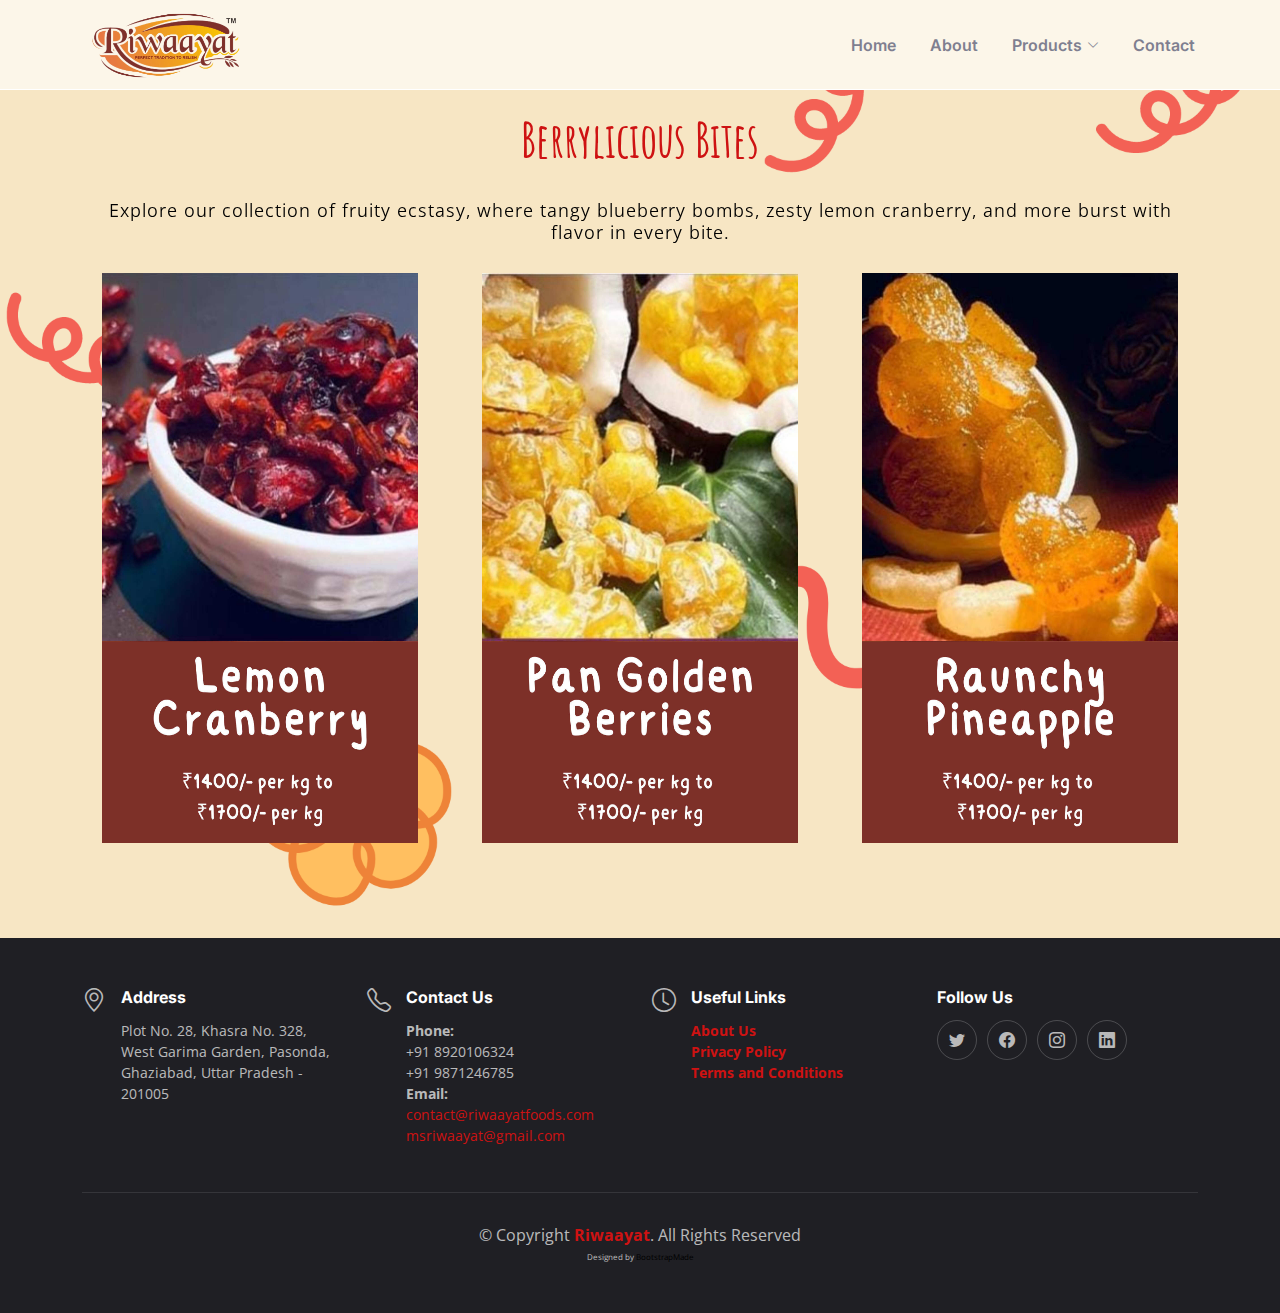
<file: berrylicious-bites.html>
<!DOCTYPE html>

<html lang="en">
<head>
  <meta charset="utf-8">
  <meta content="width=device-width, initial-scale=1.0" name="viewport">
  <title>Berrylicious Bites - Riwaayat Foods</title>
  <meta content="" name="description">
  <meta content="" name="keywords">
  <!-- Favicons -->
  <link href="assets/img/favicon-32x32.png" rel="icon">
  <link href="assets/img/apple-touch-icon.png" rel="apple-touch-icon">

  <!-- Google Fonts -->
  <link rel="preconnect" href="https://fonts.googleapis.com">
  <link rel="preconnect" href="https://fonts.gstatic.com" crossorigin>
  <link href="https://fonts.googleapis.com/css2?family=Open+Sans:ital,wght@0,300;0,400;0,500;0,600;0,700;1,300;1,400;1,600;1,700&family=Amatic+SC:ital,wght@0,300;0,400;0,500;0,600;0,700;1,300;1,400;1,500;1,600;1,700&family=Inter:ital,wght@0,300;0,400;0,500;0,600;0,700;1,300;1,400;1,500;1,600;1,700&display=swap" rel="stylesheet">


  <!-- Vendor CSS Files -->
  <link href="assets/vendor/bootstrap/css/bootstrap.min.css" rel="stylesheet">
  <link href="assets/vendor/bootstrap-icons/bootstrap-icons.css" rel="stylesheet">
  <link href="assets/vendor/aos/aos.css" rel="stylesheet">
  <link href="assets/vendor/glightbox/css/glightbox.min.css" rel="stylesheet">
  <link href="assets/vendor/swiper/swiper-bundle.min.css" rel="stylesheet">

  <!-- Template Main CSS File -->

  <link href="assets/css/main.css" rel="stylesheet">

</head>

<body>

  <!-- ======= Header ======= -->

  <header id="header" class="header fixed-top d-flex align-items-center">
    <div class="container d-flex align-items-center justify-content-between">
      <a href="index.html" class="logo d-flex align-items-center me-auto me-lg-0">

        <!-- Uncomment the line below if you also wish to use an image logo -->

        <img src="assets/img/logo.png" alt="">
		<!-- <h1>Riwaayat<span>.</span></h1> -->
      </a>
      <nav id="navbar" class="navbar">
        <ul>
          <li><a href="index.html">Home</a></li>
          <li><a href="about.html">About</a></li>
          <li class="dropdown"><a href="#"><span>Products</span> <i class="bi bi-chevron-down dropdown-indicator"></i></a>
            <ul>
              <li><a href="arabian-sweets.html">Arabian Sweets</a></li>
              <li><a href="expression-of-elegance.html">Expression of Elegance</a></li>
              <li><a href="cravebites-cookies.html">Cravebites Cookies</a></li>
              <li><a href="traditional-fusion-treats.html">Traditional Fusion Treats</a></li>
              <li><a href="berrylicious-bites.html">Berrylicious Bites</a></li>
              <li><a href="dazzledate-delight.html">DazzleDate Delight</a></li>
              <li><a href="wallyNutrilicious-delights.html">WallyNutrilicious Delights</a></li>
              <li><a href="frumond-treats.html">Frumond Treats</a></li>
              <li><a href="nuttylicious-wonders.html">Nuttylicious Wonders</a></li>
            </ul>
          </li>
          <li><a href="index.html#contact">Contact</a></li>
        </ul>
      </nav><!-- .navbar -->

      <i class="mobile-nav-toggle mobile-nav-show bi bi-list"></i>
      <i class="mobile-nav-toggle mobile-nav-hide d-none bi bi-x"></i>
    </div>
  </header><!-- End Header -->

  <main id="main">
    <!-- ======= Menu Section ======= -->
    <section id="menu" class="menu random-class">
      <div class="container" data-aos="fade-up">
        <div class="section-header">
			<br />
          <p><span>Berrylicious Bites</span></p>
		  <br />
		  <h3>Explore our collection of fruity ecstasy, where tangy blueberry bombs, zesty lemon cranberry, and more burst with flavor in every bite.</h3>
        </div>
        <div class="tab-content" data-aos="fade-up" data-aos-delay="300">
          <div class="tab-pane fade active show" id="menu-starters">
            <div class="row gy-5">

              <div class="col-lg-4 menu-item">
                <img src="assets/img/products/berryliciousBites/Lemon-Cranberry.jpg" class="menu-img img-fluid" alt="">
              </div><!-- Menu Item -->

              <div class="col-lg-4 menu-item">
                <img src="assets/img/products/berryliciousBites/Pan-Golden-Berries.jpg" class="menu-img img-fluid" alt="">
              </div><!-- Menu Item -->

              <div class="col-lg-4 menu-item">
                <img src="assets/img/products/berryliciousBites/Raunchy-Pineapple.jpg" class="menu-img img-fluid" alt="">
              </div><!-- Menu Item -->

            </div>
          </div><!-- End Starter Menu Content -->
        </div>
      </div>
    </section><!-- End Menu Section -->

  </main><!-- End #main -->


  <!-- ======= Footer ======= -->

  <footer id="footer" class="footer">
    <div class="container">
      <div class="row gy-3">
        <div class="col-lg-3 col-md-6 d-flex">
          <i class="bi bi-geo-alt icon"></i>
          <div>
            <h4>Address</h4>
            <p>
              Plot No. 28, Khasra No. 328, West Garima Garden, Pasonda,<br />
             Ghaziabad, Uttar Pradesh - 201005 <br />
            </p>
          </div>
        </div>
        <div class="col-lg-3 col-md-6 footer-links d-flex">
          <i class="bi bi-telephone icon"></i>
          <div>
            <h4>Contact Us</h4>
            <p>
			    <strong>Phone:</strong><br> +91 8920106324<br>
              						        +91 9871246785<br>											<strong>Email:</strong><br> <a href="mailto:contact@riwaayatfoods.com">contact@riwaayatfoods.com</a><br>
			<a href="mailto:msriwaayat@gmail.com">msriwaayat@gmail.com</a><br>
            </p>
          </div>
        </div>
        <div class="col-lg-3 col-md-6 footer-links d-flex">
          <i class="bi bi-clock icon"></i>
          <div>
            <h4>Useful Links</h4>
            <p>
			<strong><a href="about.html">About Us</a></strong><br>
			<strong><a href="privacy.html">Privacy Policy</a></strong><br>
			<strong><a href="tos.html">Terms and Conditions</a></strong><br>
            </p>
          </div>
        </div>
        <div class="col-lg-3 col-md-6 footer-links">
          <h4>Follow Us</h4>
          <div class="social-links d-flex">
            <a href="https://twitter.com/riwaayatfoods" class="twitter"><i class="bi bi-twitter"></i></a>
            <a href="https://www.facebook.com/riwaayatfoods" class="facebook"><i class="bi bi-facebook"></i></a>
            <a href="https://www.instagram.com/riwaayatfoods/" class="instagram"><i class="bi bi-instagram"></i></a>
            <a href="https://www.linkedin.com/company/riwaayat-foods/" class="linkedin"><i class="bi bi-linkedin"></i></a>
          </div>
        </div>
      </div>
    </div>
    <div class="container">
      <div class="copyright">
		  &copy; Copyright <strong><span><a href="https://www.riwaayatfoods.com">Riwaayat</a></span></strong>. All Rights Reserved
      </div>
      <div class="credits">
		Designed by <a href="https://bootstrapmade.com/">BootstrapMade</a>
      </div>
    </div>
  </footer><!-- End Footer -->
  <!-- End Footer -->

  <a href="#" class="scroll-top d-flex align-items-center justify-content-center"><i class="bi bi-arrow-up-short"></i></a>

  <div id="preloader"></div>
  <!-- Vendor JS Files -->

  <script src="assets/vendor/bootstrap/js/bootstrap.bundle.min.js"></script>
  <script src="assets/vendor/aos/aos.js"></script>
  <script src="assets/vendor/glightbox/js/glightbox.min.js"></script>
  <script src="assets/vendor/purecounter/purecounter_vanilla.js"></script>
  <script src="assets/vendor/swiper/swiper-bundle.min.js"></script>
  <script src="assets/vendor/php-email-form/validate.js"></script>

  <!-- Template Main JS File -->

  <script src="assets/js/main.js"></script>
</body>
</html>
</file>
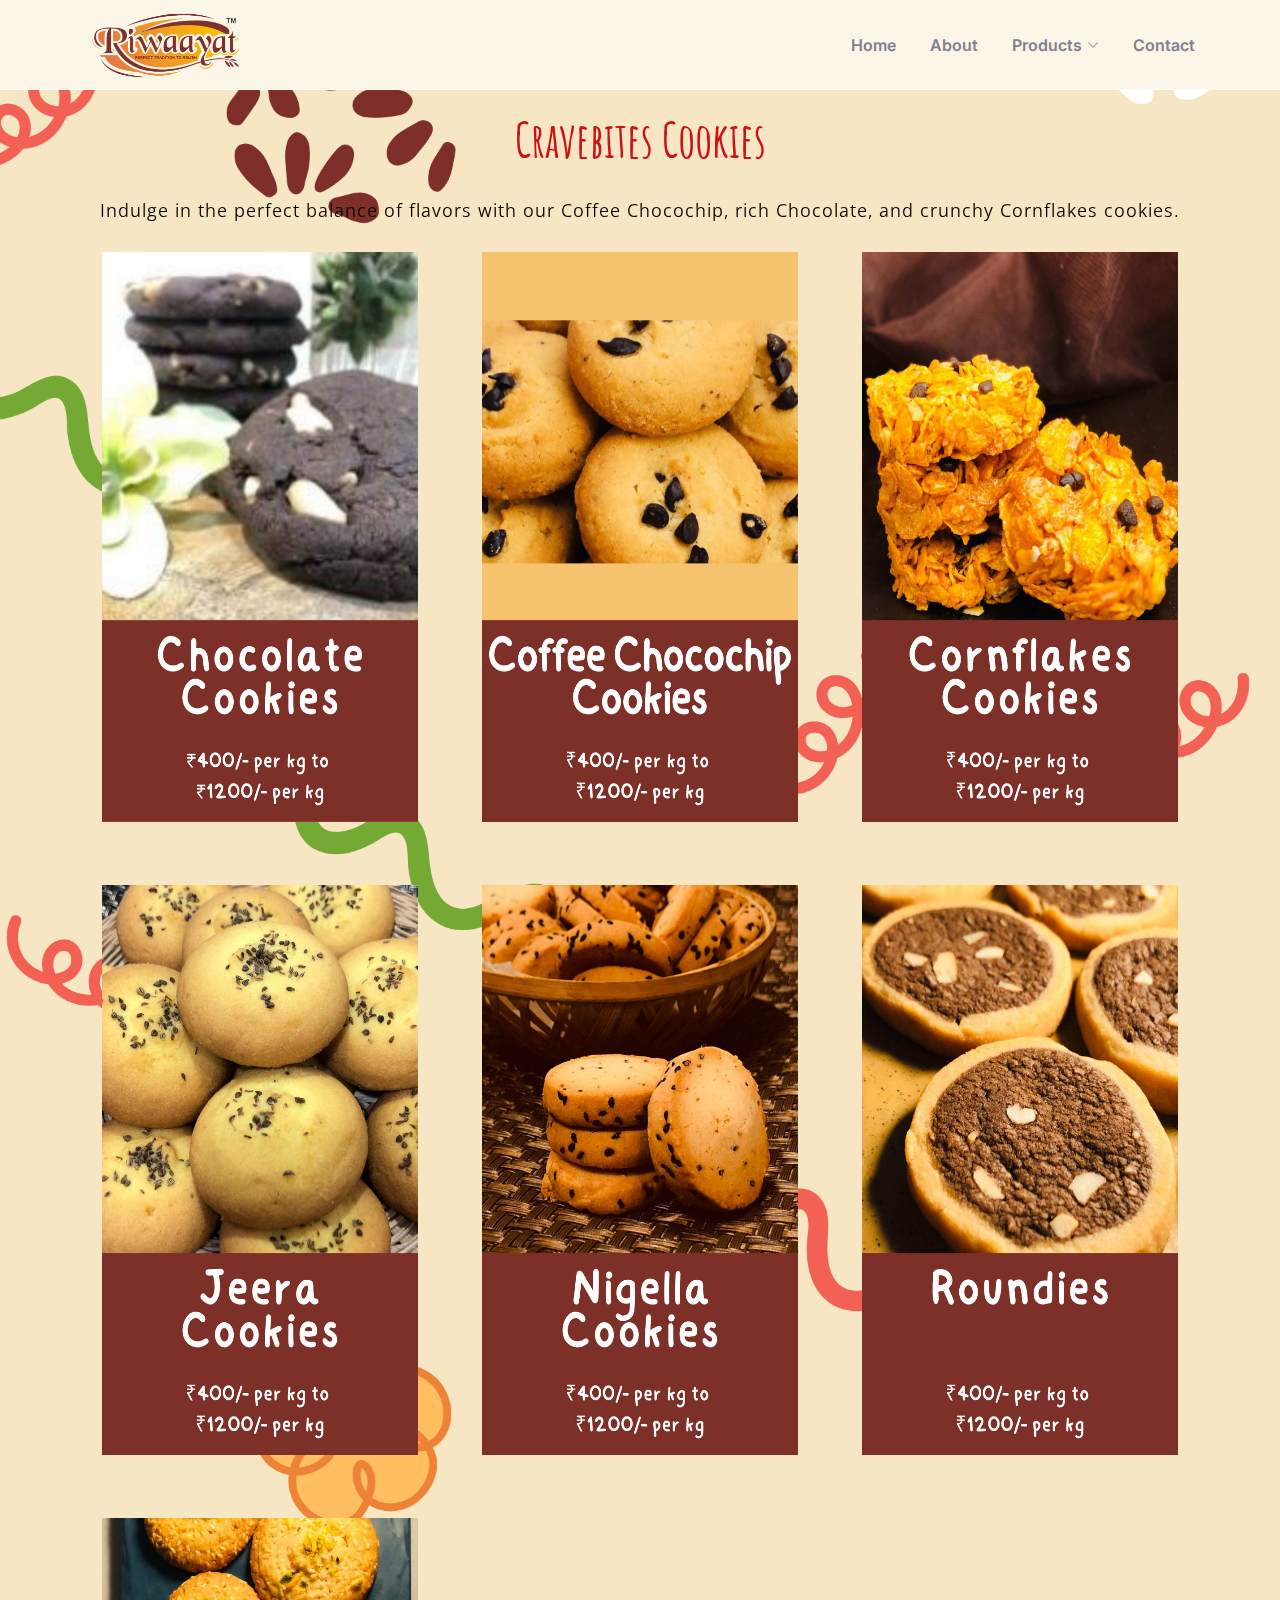
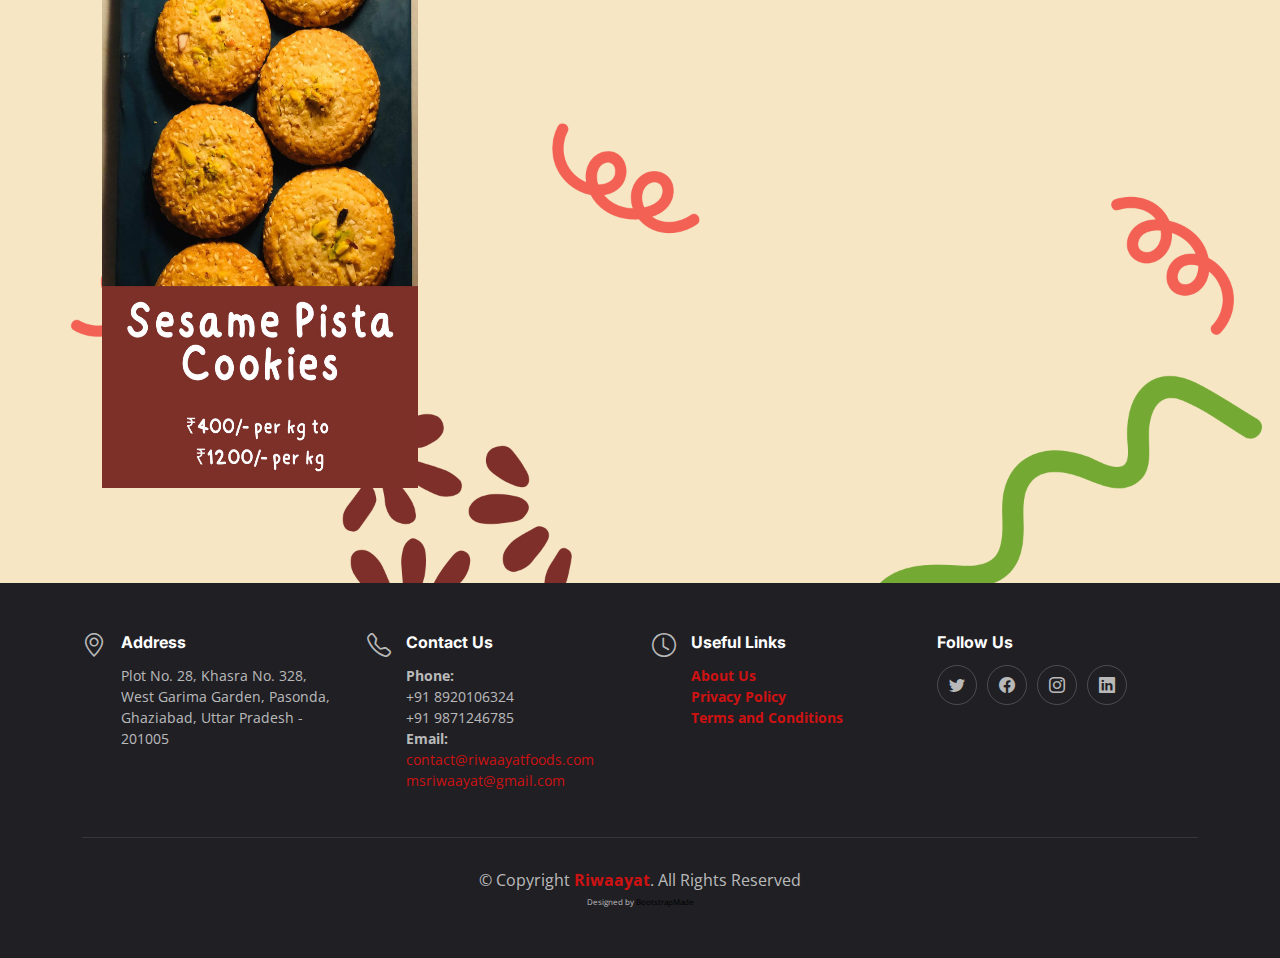
<file: cravebites-cookies.html>
<!DOCTYPE html>

<html lang="en">
<head>
  <meta charset="utf-8">
  <meta content="width=device-width, initial-scale=1.0" name="viewport">
  <title>Cravebites Cookies - Riwaayat Foods</title>
  <meta content="" name="description">
  <meta content="" name="keywords">
  <!-- Favicons -->
  <link href="assets/img/favicon-32x32.png" rel="icon">
  <link href="assets/img/apple-touch-icon.png" rel="apple-touch-icon">

  <!-- Google Fonts -->
  <link rel="preconnect" href="https://fonts.googleapis.com">
  <link rel="preconnect" href="https://fonts.gstatic.com" crossorigin>
  <link href="https://fonts.googleapis.com/css2?family=Open+Sans:ital,wght@0,300;0,400;0,500;0,600;0,700;1,300;1,400;1,600;1,700&family=Amatic+SC:ital,wght@0,300;0,400;0,500;0,600;0,700;1,300;1,400;1,500;1,600;1,700&family=Inter:ital,wght@0,300;0,400;0,500;0,600;0,700;1,300;1,400;1,500;1,600;1,700&display=swap" rel="stylesheet">


  <!-- Vendor CSS Files -->
  <link href="assets/vendor/bootstrap/css/bootstrap.min.css" rel="stylesheet">
  <link href="assets/vendor/bootstrap-icons/bootstrap-icons.css" rel="stylesheet">
  <link href="assets/vendor/aos/aos.css" rel="stylesheet">
  <link href="assets/vendor/glightbox/css/glightbox.min.css" rel="stylesheet">
  <link href="assets/vendor/swiper/swiper-bundle.min.css" rel="stylesheet">

  <!-- Template Main CSS File -->

  <link href="assets/css/main.css" rel="stylesheet">

</head>

<body>

  <!-- ======= Header ======= -->

  <header id="header" class="header fixed-top d-flex align-items-center">
    <div class="container d-flex align-items-center justify-content-between">
      <a href="index.html" class="logo d-flex align-items-center me-auto me-lg-0">

        <!-- Uncomment the line below if you also wish to use an image logo -->

        <img src="assets/img/logo.png" alt="">
		<!-- <h1>Riwaayat<span>.</span></h1> -->
      </a>
      <nav id="navbar" class="navbar">
        <ul>
          <li><a href="index.html">Home</a></li>
          <li><a href="about.html">About</a></li>
          <li class="dropdown"><a href="#"><span>Products</span> <i class="bi bi-chevron-down dropdown-indicator"></i></a>
            <ul>
              <li><a href="arabian-sweets.html">Arabian Sweets</a></li>
              <li><a href="expression-of-elegance.html">Expression of Elegance</a></li>
              <li><a href="cravebites-cookies.html">Cravebites Cookies</a></li>
              <li><a href="traditional-fusion-treats.html">Traditional Fusion Treats</a></li>
              <li><a href="berrylicious-bites.html">Berrylicious Bites</a></li>
              <li><a href="dazzledate-delight.html">DazzleDate Delight</a></li>
              <li><a href="wallyNutrilicious-delights.html">WallyNutrilicious Delights</a></li>
              <li><a href="frumond-treats.html">Frumond Treats</a></li>
              <li><a href="nuttylicious-wonders.html">Nuttylicious Wonders</a></li>
            </ul>
          </li>
          <li><a href="index.html#contact">Contact</a></li>
        </ul>
      </nav><!-- .navbar -->

      <i class="mobile-nav-toggle mobile-nav-show bi bi-list"></i>
      <i class="mobile-nav-toggle mobile-nav-hide d-none bi bi-x"></i>
    </div>
  </header><!-- End Header -->

  <main id="main">
    <!-- ======= Menu Section ======= -->
    <section id="menu" class="menu cookies-bg">
      <div class="container" data-aos="fade-up">
        <div class="section-header">
			<br />
          <p><span>Cravebites Cookies</span></p>
		  <br />
		  <h3>Indulge in the perfect balance of flavors with our Coffee Chocochip, rich Chocolate, and crunchy Cornflakes cookies.</h3>
        </div>
        <div class="tab-content" data-aos="fade-up" data-aos-delay="300">
          <div class="tab-pane fade active show" id="menu-starters">
            <div class="row gy-5">

              <div class="col-lg-4 menu-item">
                <img src="assets/img/products/cravebitesCookies/Chocolate-Cookies.jpg" class="menu-img img-fluid" alt="">
              </div><!-- Menu Item -->

              <div class="col-lg-4 menu-item">
                <img src="assets/img/products/cravebitesCookies/Coffee-Chocochip-CookiesCookies.jpg" class="menu-img img-fluid" alt="">
              </div><!-- Menu Item -->

              <div class="col-lg-4 menu-item">
                <img src="assets/img/products/cravebitesCookies/Cornflakes-Cookies.jpg" class="menu-img img-fluid" alt="">
              </div><!-- Menu Item -->

              <div class="col-lg-4 menu-item">
                <img src="assets/img/products/cravebitesCookies/Jeera-Cookies.jpg" class="menu-img img-fluid" alt="">
              </div><!-- Menu Item -->

              <div class="col-lg-4 menu-item">
                <img src="assets/img/products/cravebitesCookies/Nigella-Cookies.jpg" class="menu-img img-fluid" alt="">
              </div><!-- Menu Item -->

              <div class="col-lg-4 menu-item">
                <img src="assets/img/products/cravebitesCookies/Roundies.jpg" class="menu-img img-fluid" alt="">
              </div><!-- Menu Item -->

              <div class="col-lg-4 menu-item">
                <img src="assets/img/products/cravebitesCookies/Sesame-Pista-Cookies.jpg" class="menu-img img-fluid" alt="">
              </div><!-- Menu Item -->

            </div>
          </div><!-- End Starter Menu Content -->
        </div>
      </div>
    </section><!-- End Menu Section -->

  </main><!-- End #main -->


  <!-- ======= Footer ======= -->

  <footer id="footer" class="footer">
    <div class="container">
      <div class="row gy-3">
        <div class="col-lg-3 col-md-6 d-flex">
          <i class="bi bi-geo-alt icon"></i>
          <div>
            <h4>Address</h4>
            <p>
              Plot No. 28, Khasra No. 328, West Garima Garden, Pasonda,<br />
             Ghaziabad, Uttar Pradesh - 201005 <br />
            </p>
          </div>
        </div>
        <div class="col-lg-3 col-md-6 footer-links d-flex">
          <i class="bi bi-telephone icon"></i>
          <div>
            <h4>Contact Us</h4>
            <p>
			    <strong>Phone:</strong><br> +91 8920106324<br>
              						        +91 9871246785<br>											<strong>Email:</strong><br> <a href="mailto:contact@riwaayatfoods.com">contact@riwaayatfoods.com</a><br>
			<a href="mailto:msriwaayat@gmail.com">msriwaayat@gmail.com</a><br>
            </p>
          </div>
        </div>
        <div class="col-lg-3 col-md-6 footer-links d-flex">
          <i class="bi bi-clock icon"></i>
          <div>
            <h4>Useful Links</h4>
            <p>
			<strong><a href="about.html">About Us</a></strong><br>
			<strong><a href="privacy.html">Privacy Policy</a></strong><br>
			<strong><a href="tos.html">Terms and Conditions</a></strong><br>
            </p>
          </div>
        </div>
        <div class="col-lg-3 col-md-6 footer-links">
          <h4>Follow Us</h4>
          <div class="social-links d-flex">
            <a href="https://twitter.com/riwaayatfoods" class="twitter"><i class="bi bi-twitter"></i></a>
            <a href="https://www.facebook.com/riwaayatfoods" class="facebook"><i class="bi bi-facebook"></i></a>
            <a href="https://www.instagram.com/riwaayatfoods/" class="instagram"><i class="bi bi-instagram"></i></a>
            <a href="https://www.linkedin.com/company/riwaayat-foods/" class="linkedin"><i class="bi bi-linkedin"></i></a>
          </div>
        </div>
      </div>
    </div>
    <div class="container">
      <div class="copyright">
		  &copy; Copyright <strong><span><a href="https://www.riwaayatfoods.com">Riwaayat</a></span></strong>. All Rights Reserved
      </div>
      <div class="credits">
		Designed by <a href="https://bootstrapmade.com/">BootstrapMade</a>
      </div>
    </div>
  </footer><!-- End Footer -->
  <!-- End Footer -->

  <a href="#" class="scroll-top d-flex align-items-center justify-content-center"><i class="bi bi-arrow-up-short"></i></a>

  <div id="preloader"></div>
  <!-- Vendor JS Files -->

  <script src="assets/vendor/bootstrap/js/bootstrap.bundle.min.js"></script>
  <script src="assets/vendor/aos/aos.js"></script>
  <script src="assets/vendor/glightbox/js/glightbox.min.js"></script>
  <script src="assets/vendor/purecounter/purecounter_vanilla.js"></script>
  <script src="assets/vendor/swiper/swiper-bundle.min.js"></script>
  <script src="assets/vendor/php-email-form/validate.js"></script>

  <!-- Template Main JS File -->

  <script src="assets/js/main.js"></script>
</body>
</html>
</file>
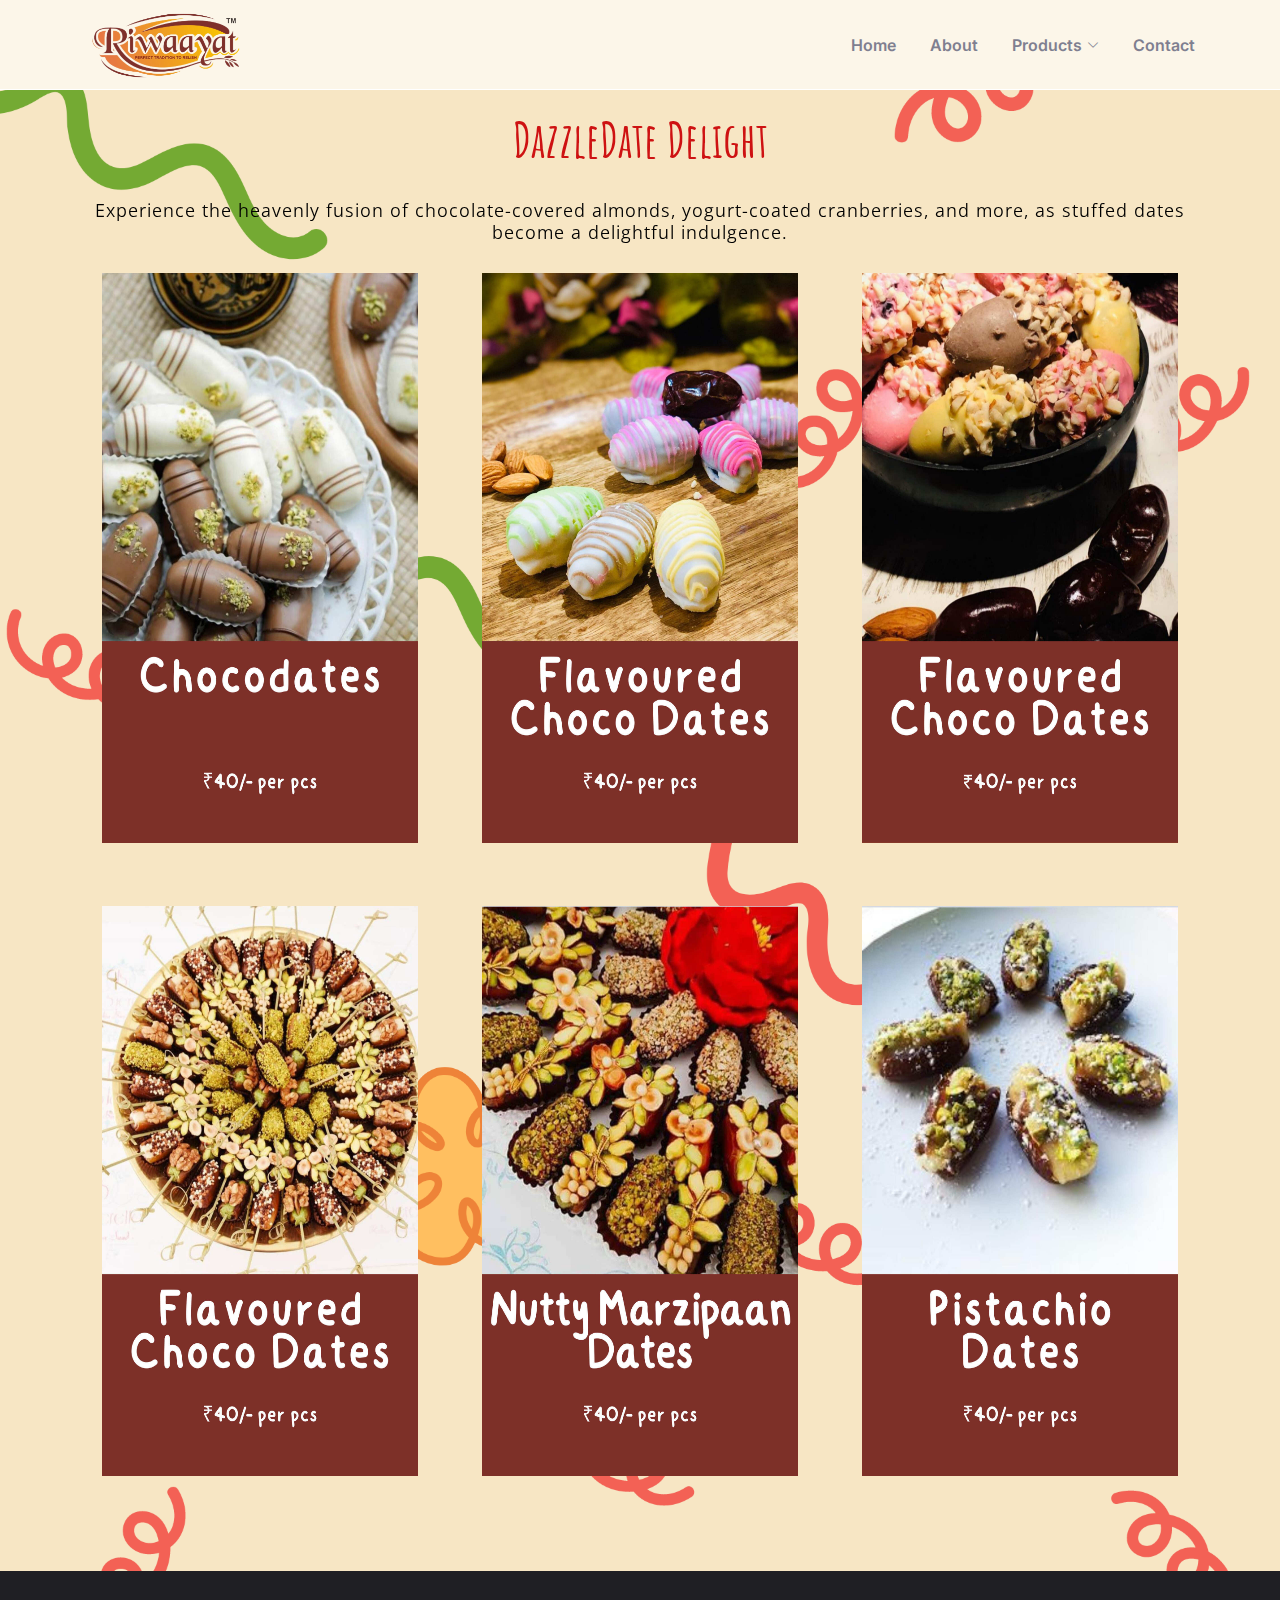
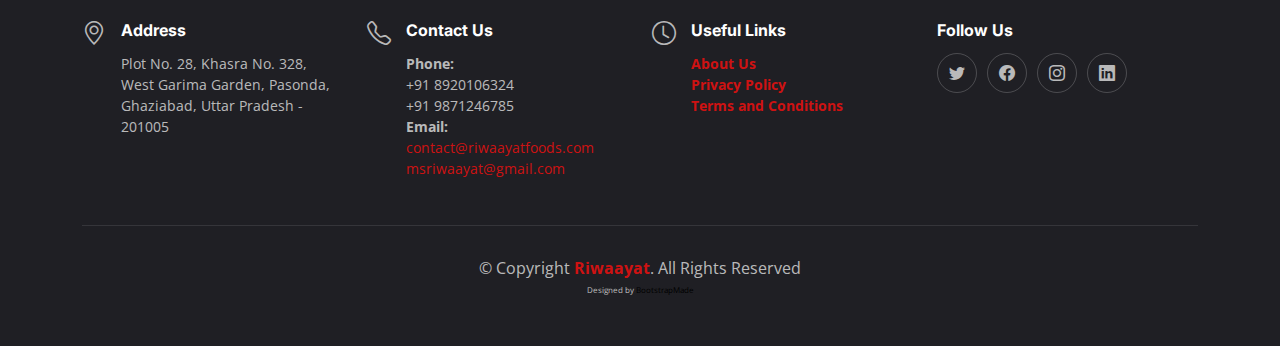
<file: dazzledate-delight.html>
<!DOCTYPE html>

<html lang="en">
<head>
  <meta charset="utf-8">
  <meta content="width=device-width, initial-scale=1.0" name="viewport">
  <title>DazzleDate Delight - Riwaayat Foods</title>
  <meta content="" name="description">
  <meta content="" name="keywords">
  <!-- Favicons -->
  <link href="assets/img/favicon-32x32.png" rel="icon">
  <link href="assets/img/apple-touch-icon.png" rel="apple-touch-icon">

  <!-- Google Fonts -->
  <link rel="preconnect" href="https://fonts.googleapis.com">
  <link rel="preconnect" href="https://fonts.gstatic.com" crossorigin>
  <link href="https://fonts.googleapis.com/css2?family=Open+Sans:ital,wght@0,300;0,400;0,500;0,600;0,700;1,300;1,400;1,600;1,700&family=Amatic+SC:ital,wght@0,300;0,400;0,500;0,600;0,700;1,300;1,400;1,500;1,600;1,700&family=Inter:ital,wght@0,300;0,400;0,500;0,600;0,700;1,300;1,400;1,500;1,600;1,700&display=swap" rel="stylesheet">


  <!-- Vendor CSS Files -->
  <link href="assets/vendor/bootstrap/css/bootstrap.min.css" rel="stylesheet">
  <link href="assets/vendor/bootstrap-icons/bootstrap-icons.css" rel="stylesheet">
  <link href="assets/vendor/aos/aos.css" rel="stylesheet">
  <link href="assets/vendor/glightbox/css/glightbox.min.css" rel="stylesheet">
  <link href="assets/vendor/swiper/swiper-bundle.min.css" rel="stylesheet">

  <!-- Template Main CSS File -->

  <link href="assets/css/main.css" rel="stylesheet">

</head>

<body>

  <!-- ======= Header ======= -->

  <header id="header" class="header fixed-top d-flex align-items-center">
    <div class="container d-flex align-items-center justify-content-between">
      <a href="index.html" class="logo d-flex align-items-center me-auto me-lg-0">

        <!-- Uncomment the line below if you also wish to use an image logo -->

        <img src="assets/img/logo.png" alt="">
		<!-- <h1>Riwaayat<span>.</span></h1> -->
      </a>
      <nav id="navbar" class="navbar">
        <ul>
          <li><a href="index.html">Home</a></li>
          <li><a href="about.html">About</a></li>
          <li class="dropdown"><a href="#"><span>Products</span> <i class="bi bi-chevron-down dropdown-indicator"></i></a>
            <ul>
              <li><a href="arabian-sweets.html">Arabian Sweets</a></li>
              <li><a href="expression-of-elegance.html">Expression of Elegance</a></li>
              <li><a href="cravebites-cookies.html">Cravebites Cookies</a></li>
              <li><a href="traditional-fusion-treats.html">Traditional Fusion Treats</a></li>
              <li><a href="berrylicious-bites.html">Berrylicious Bites</a></li>
              <li><a href="dazzledate-delight.html">DazzleDate Delight</a></li>
              <li><a href="wallyNutrilicious-delights.html">WallyNutrilicious Delights</a></li>
              <li><a href="frumond-treats.html">Frumond Treats</a></li>
              <li><a href="nuttylicious-wonders.html">Nuttylicious Wonders</a></li>
            </ul>
          </li>
          <li><a href="index.html#contact">Contact</a></li>
        </ul>
      </nav><!-- .navbar -->

      <i class="mobile-nav-toggle mobile-nav-show bi bi-list"></i>
      <i class="mobile-nav-toggle mobile-nav-hide d-none bi bi-x"></i>
    </div>
  </header><!-- End Header -->

  <main id="main">
    <!-- ======= Menu Section ======= -->
    <section id="menu" class="menu dazzle-bg">
      <div class="container" data-aos="fade-up">
        <div class="section-header">
			<br />
          <p><span>DazzleDate Delight</span></p>
		  <br />
		  <h3>Experience the heavenly fusion of chocolate-covered almonds, yogurt-coated cranberries, and more, as stuffed dates become a delightful indulgence.</h3>
        </div>
        <div class="tab-content" data-aos="fade-up" data-aos-delay="300">
          <div class="tab-pane fade active show" id="menu-starters">
            <div class="row gy-5">

              <div class="col-lg-4 menu-item">
                <img src="assets/img/products/dazzledateDelights/Chocodates.jpg" class="menu-img img-fluid" alt="">
              </div><!-- Menu Item -->

              <div class="col-lg-4 menu-item">
                <img src="assets/img/products/dazzledateDelights/Flavoured-Choco-Dates.jpg" class="menu-img img-fluid" alt="">
              </div><!-- Menu Item -->

              <div class="col-lg-4 menu-item">
                <img src="assets/img/products/dazzledateDelights/Flavoured-Choco-Dates1.jpg" class="menu-img img-fluid" alt="">
              </div><!-- Menu Item -->

              <div class="col-lg-4 menu-item">
                <img src="assets/img/products/divineDateDelights/Flavoured-Choco-Dates2.jpg" class="menu-img img-fluid" alt="">
              </div><!-- Menu Item -->

              <div class="col-lg-4 menu-item">
                <img src="assets/img/products/divineDateDelights/Nutty-Marzipaan-Dates.jpg" class="menu-img img-fluid" alt="">
              </div><!-- Menu Item -->

              <div class="col-lg-4 menu-item">
                <img src="assets/img/products/divineDateDelights/Pistachio-Dates.jpg" class="menu-img img-fluid" alt="">
              </div><!-- Menu Item -->

            </div>
          </div><!-- End Starter Menu Content -->
        </div>
      </div>
    </section><!-- End Menu Section -->

  </main><!-- End #main -->


  <!-- ======= Footer ======= -->

  <footer id="footer" class="footer">
    <div class="container">
      <div class="row gy-3">
        <div class="col-lg-3 col-md-6 d-flex">
          <i class="bi bi-geo-alt icon"></i>
          <div>
            <h4>Address</h4>
            <p>
              Plot No. 28, Khasra No. 328, West Garima Garden, Pasonda,<br />
             Ghaziabad, Uttar Pradesh - 201005 <br />
            </p>
          </div>
        </div>
        <div class="col-lg-3 col-md-6 footer-links d-flex">
          <i class="bi bi-telephone icon"></i>
          <div>
            <h4>Contact Us</h4>
            <p>
			    <strong>Phone:</strong><br> +91 8920106324<br>
              						        +91 9871246785<br>											<strong>Email:</strong><br> <a href="mailto:contact@riwaayatfoods.com">contact@riwaayatfoods.com</a><br>
			<a href="mailto:msriwaayat@gmail.com">msriwaayat@gmail.com</a><br>
            </p>
          </div>
        </div>
        <div class="col-lg-3 col-md-6 footer-links d-flex">
          <i class="bi bi-clock icon"></i>
          <div>
            <h4>Useful Links</h4>
            <p>
			<strong><a href="about.html">About Us</a></strong><br>
			<strong><a href="privacy.html">Privacy Policy</a></strong><br>
			<strong><a href="tos.html">Terms and Conditions</a></strong><br>
            </p>
          </div>
        </div>
        <div class="col-lg-3 col-md-6 footer-links">
          <h4>Follow Us</h4>
          <div class="social-links d-flex">
            <a href="https://twitter.com/riwaayatfoods" class="twitter"><i class="bi bi-twitter"></i></a>
            <a href="https://www.facebook.com/riwaayatfoods" class="facebook"><i class="bi bi-facebook"></i></a>
            <a href="https://www.instagram.com/riwaayatfoods/" class="instagram"><i class="bi bi-instagram"></i></a>
            <a href="https://www.linkedin.com/company/riwaayat-foods/" class="linkedin"><i class="bi bi-linkedin"></i></a>
          </div>
        </div>
      </div>
    </div>
    <div class="container">
      <div class="copyright">
		  &copy; Copyright <strong><span><a href="https://www.riwaayatfoods.com">Riwaayat</a></span></strong>. All Rights Reserved
      </div>
      <div class="credits">
		Designed by <a href="https://bootstrapmade.com/">BootstrapMade</a>
      </div>
    </div>
  </footer><!-- End Footer -->
  <!-- End Footer -->

  <a href="#" class="scroll-top d-flex align-items-center justify-content-center"><i class="bi bi-arrow-up-short"></i></a>

  <div id="preloader"></div>
  <!-- Vendor JS Files -->

  <script src="assets/vendor/bootstrap/js/bootstrap.bundle.min.js"></script>
  <script src="assets/vendor/aos/aos.js"></script>
  <script src="assets/vendor/glightbox/js/glightbox.min.js"></script>
  <script src="assets/vendor/purecounter/purecounter_vanilla.js"></script>
  <script src="assets/vendor/swiper/swiper-bundle.min.js"></script>
  <script src="assets/vendor/php-email-form/validate.js"></script>

  <!-- Template Main JS File -->

  <script src="assets/js/main.js"></script>
</body>
</html>
</file>
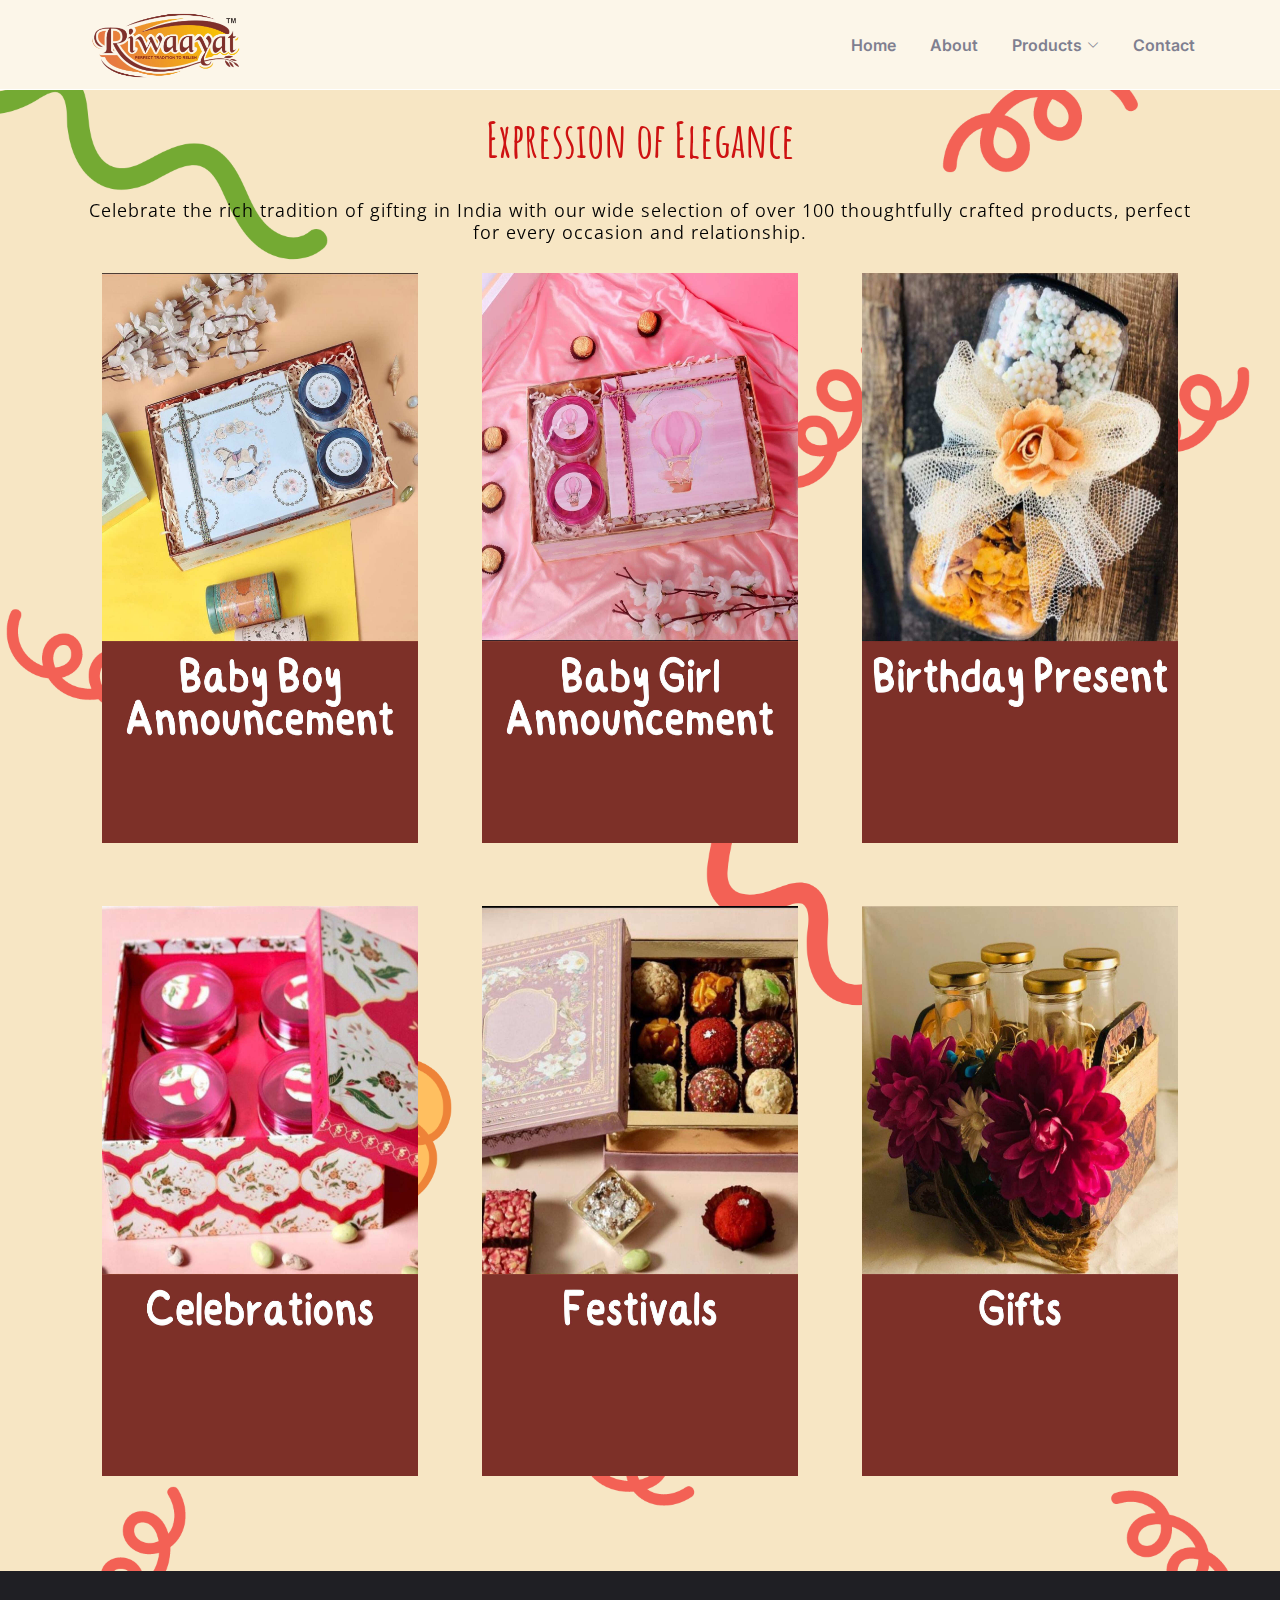
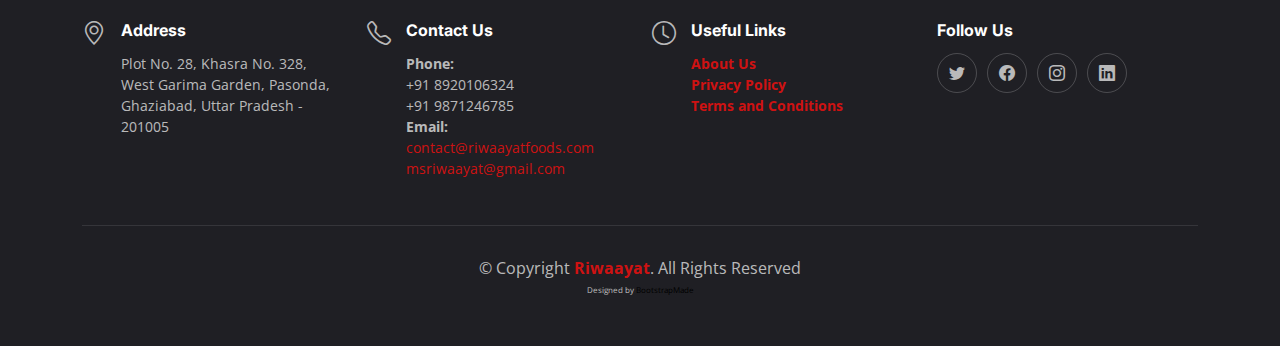
<file: expression-of-elegance.html>
<!DOCTYPE html>

<html lang="en">
<head>
  <meta charset="utf-8">
  <meta content="width=device-width, initial-scale=1.0" name="viewport">
  <title>Expression of Elegance - Riwaayat Foods</title>
  <meta content="" name="description">
  <meta content="" name="keywords">
  <!-- Favicons -->
  <link href="assets/img/favicon-32x32.png" rel="icon">
  <link href="assets/img/apple-touch-icon.png" rel="apple-touch-icon">

  <!-- Google Fonts -->
  <link rel="preconnect" href="https://fonts.googleapis.com">
  <link rel="preconnect" href="https://fonts.gstatic.com" crossorigin>
  <link href="https://fonts.googleapis.com/css2?family=Open+Sans:ital,wght@0,300;0,400;0,500;0,600;0,700;1,300;1,400;1,600;1,700&family=Amatic+SC:ital,wght@0,300;0,400;0,500;0,600;0,700;1,300;1,400;1,500;1,600;1,700&family=Inter:ital,wght@0,300;0,400;0,500;0,600;0,700;1,300;1,400;1,500;1,600;1,700&display=swap" rel="stylesheet">


  <!-- Vendor CSS Files -->
  <link href="assets/vendor/bootstrap/css/bootstrap.min.css" rel="stylesheet">
  <link href="assets/vendor/bootstrap-icons/bootstrap-icons.css" rel="stylesheet">
  <link href="assets/vendor/aos/aos.css" rel="stylesheet">
  <link href="assets/vendor/glightbox/css/glightbox.min.css" rel="stylesheet">
  <link href="assets/vendor/swiper/swiper-bundle.min.css" rel="stylesheet">

  <!-- Template Main CSS File -->

  <link href="assets/css/main.css" rel="stylesheet">

</head>

<body>

  <!-- ======= Header ======= -->

  <header id="header" class="header fixed-top d-flex align-items-center">
    <div class="container d-flex align-items-center justify-content-between">
      <a href="index.html" class="logo d-flex align-items-center me-auto me-lg-0">

        <!-- Uncomment the line below if you also wish to use an image logo -->

        <img src="assets/img/logo.png" alt="">
		<!-- <h1>Riwaayat<span>.</span></h1> -->
      </a>
      <nav id="navbar" class="navbar">
        <ul>
          <li><a href="index.html">Home</a></li>
          <li><a href="about.html">About</a></li>
          <li class="dropdown"><a href="#"><span>Products</span> <i class="bi bi-chevron-down dropdown-indicator"></i></a>
            <ul>
              <li><a href="arabian-sweets.html">Arabian Sweets</a></li>
              <li><a href="expression-of-elegance.html">Expression of Elegance</a></li>
              <li><a href="cravebites-cookies.html">Cravebites Cookies</a></li>
              <li><a href="traditional-fusion-treats.html">Traditional Fusion Treats</a></li>
              <li><a href="berrylicious-bites.html">Berrylicious Bites</a></li>
              <li><a href="dazzledate-delight.html">DazzleDate Delight</a></li>
              <li><a href="wallyNutrilicious-delights.html">WallyNutrilicious Delights</a></li>
              <li><a href="frumond-treats.html">Frumond Treats</a></li>
              <li><a href="nuttylicious-wonders.html">Nuttylicious Wonders</a></li>
            </ul>
          </li>
          <li><a href="index.html#contact">Contact</a></li>
        </ul>
      </nav><!-- .navbar -->

      <i class="mobile-nav-toggle mobile-nav-show bi bi-list"></i>
      <i class="mobile-nav-toggle mobile-nav-hide d-none bi bi-x"></i>
    </div>
  </header><!-- End Header -->

  <main id="main">
    <!-- ======= Menu Section ======= -->
    <section id="menu" class="menu gift-bg">
      <div class="container" data-aos="fade-up">
        <div class="section-header">
			<br />
          <p><span>Expression of Elegance</span></p>
		  <br />
		  <h3>Celebrate the rich tradition of gifting in India with our wide selection of over 100 thoughtfully crafted products, perfect for every occasion and relationship.</h3>
        </div>
        <div class="tab-content" data-aos="fade-up" data-aos-delay="300">
          <div class="tab-pane fade active show" id="menu-starters">
            <div class="row gy-5">

              <div class="col-lg-4 menu-item">
                <img src="assets/img/products/gifts/Baby-Boy-Announcement.jpg" class="menu-img img-fluid" alt="">
              </div><!-- Menu Item -->

              <div class="col-lg-4 menu-item">
                <img src="assets/img/products/gifts/Baby-Girl-Announcement.jpg" class="menu-img img-fluid" alt="">
              </div><!-- Menu Item -->

              <div class="col-lg-4 menu-item">
                <img src="assets/img/products/gifts/Birthday-Present.jpg" class="menu-img img-fluid" alt="">
              </div><!-- Menu Item -->

              <div class="col-lg-4 menu-item">
                <img src="assets/img/products/gifts/Celebrations.jpg" class="menu-img img-fluid" alt="">
              </div><!-- Menu Item -->

              <div class="col-lg-4 menu-item">
                <img src="assets/img/products/gifts/Festivals.jpg" class="menu-img img-fluid" alt="">
              </div><!-- Menu Item -->

              <div class="col-lg-4 menu-item">
                <img src="assets/img/products/gifts/Gifts.jpg" class="menu-img img-fluid" alt="">
              </div><!-- Menu Item -->

            </div>
          </div><!-- End Starter Menu Content -->
        </div>
      </div>
    </section><!-- End Menu Section -->

  </main><!-- End #main -->


  <!-- ======= Footer ======= -->

  <footer id="footer" class="footer">
    <div class="container">
      <div class="row gy-3">
        <div class="col-lg-3 col-md-6 d-flex">
          <i class="bi bi-geo-alt icon"></i>
          <div>
            <h4>Address</h4>
            <p>
              Plot No. 28, Khasra No. 328, West Garima Garden, Pasonda,<br />
             Ghaziabad, Uttar Pradesh - 201005 <br />
            </p>
          </div>
        </div>
        <div class="col-lg-3 col-md-6 footer-links d-flex">
          <i class="bi bi-telephone icon"></i>
          <div>
            <h4>Contact Us</h4>
            <p>
			    <strong>Phone:</strong><br> +91 8920106324<br>
              						        +91 9871246785<br>											<strong>Email:</strong><br> <a href="mailto:contact@riwaayatfoods.com">contact@riwaayatfoods.com</a><br>
			<a href="mailto:msriwaayat@gmail.com">msriwaayat@gmail.com</a><br>
            </p>
          </div>
        </div>
        <div class="col-lg-3 col-md-6 footer-links d-flex">
          <i class="bi bi-clock icon"></i>
          <div>
            <h4>Useful Links</h4>
            <p>
			<strong><a href="about.html">About Us</a></strong><br>
			<strong><a href="privacy.html">Privacy Policy</a></strong><br>
			<strong><a href="tos.html">Terms and Conditions</a></strong><br>
            </p>
          </div>
        </div>
        <div class="col-lg-3 col-md-6 footer-links">
          <h4>Follow Us</h4>
          <div class="social-links d-flex">
            <a href="https://twitter.com/riwaayatfoods" class="twitter"><i class="bi bi-twitter"></i></a>
            <a href="https://www.facebook.com/riwaayatfoods" class="facebook"><i class="bi bi-facebook"></i></a>
            <a href="https://www.instagram.com/riwaayatfoods/" class="instagram"><i class="bi bi-instagram"></i></a>
            <a href="https://www.linkedin.com/company/riwaayat-foods/" class="linkedin"><i class="bi bi-linkedin"></i></a>
          </div>
        </div>
      </div>
    </div>
    <div class="container">
      <div class="copyright">
		  &copy; Copyright <strong><span><a href="https://www.riwaayatfoods.com">Riwaayat</a></span></strong>. All Rights Reserved
      </div>
      <div class="credits">
		Designed by <a href="https://bootstrapmade.com/">BootstrapMade</a>
      </div>
    </div>
  </footer><!-- End Footer -->
  <!-- End Footer -->

  <a href="#" class="scroll-top d-flex align-items-center justify-content-center"><i class="bi bi-arrow-up-short"></i></a>

  <div id="preloader"></div>
  <!-- Vendor JS Files -->

  <script src="assets/vendor/bootstrap/js/bootstrap.bundle.min.js"></script>
  <script src="assets/vendor/aos/aos.js"></script>
  <script src="assets/vendor/glightbox/js/glightbox.min.js"></script>
  <script src="assets/vendor/purecounter/purecounter_vanilla.js"></script>
  <script src="assets/vendor/swiper/swiper-bundle.min.js"></script>
  <script src="assets/vendor/php-email-form/validate.js"></script>

  <!-- Template Main JS File -->

  <script src="assets/js/main.js"></script>
</body>
</html>
</file>
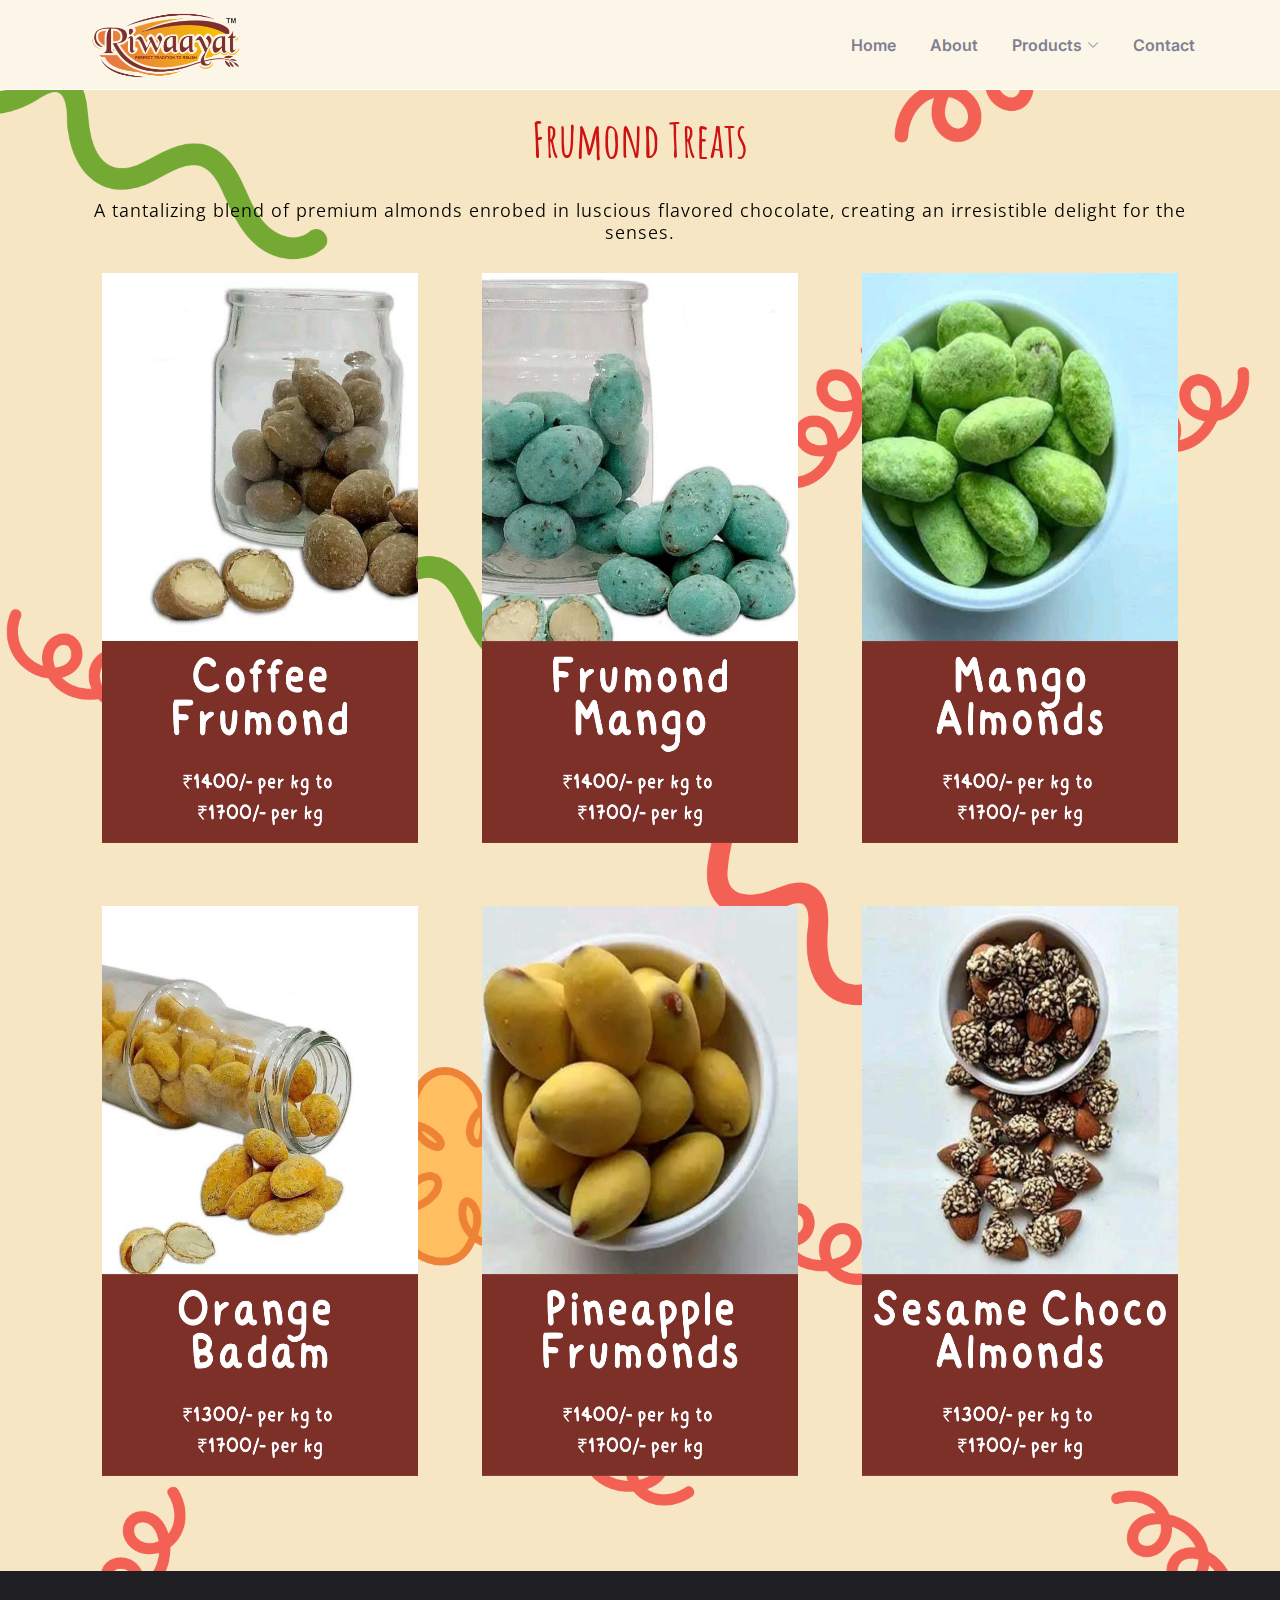
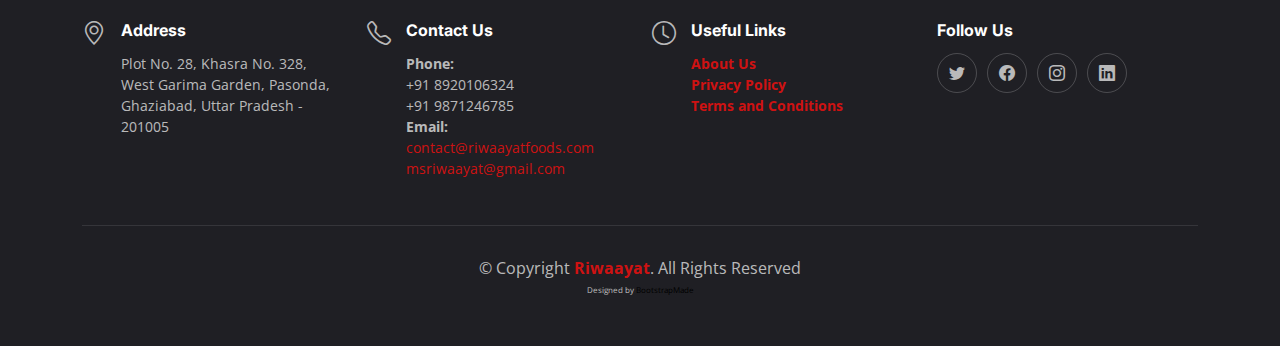
<file: frumond-treats.html>
<!DOCTYPE html>

<html lang="en">
<head>
  <meta charset="utf-8">
  <meta content="width=device-width, initial-scale=1.0" name="viewport">
  <title>Frumond Treats - Riwaayat Foods</title>
  <meta content="" name="description">
  <meta content="" name="keywords">
  <!-- Favicons -->
  <link href="assets/img/favicon-32x32.png" rel="icon">
  <link href="assets/img/apple-touch-icon.png" rel="apple-touch-icon">

  <!-- Google Fonts -->
  <link rel="preconnect" href="https://fonts.googleapis.com">
  <link rel="preconnect" href="https://fonts.gstatic.com" crossorigin>
  <link href="https://fonts.googleapis.com/css2?family=Open+Sans:ital,wght@0,300;0,400;0,500;0,600;0,700;1,300;1,400;1,600;1,700&family=Amatic+SC:ital,wght@0,300;0,400;0,500;0,600;0,700;1,300;1,400;1,500;1,600;1,700&family=Inter:ital,wght@0,300;0,400;0,500;0,600;0,700;1,300;1,400;1,500;1,600;1,700&display=swap" rel="stylesheet">


  <!-- Vendor CSS Files -->
  <link href="assets/vendor/bootstrap/css/bootstrap.min.css" rel="stylesheet">
  <link href="assets/vendor/bootstrap-icons/bootstrap-icons.css" rel="stylesheet">
  <link href="assets/vendor/aos/aos.css" rel="stylesheet">
  <link href="assets/vendor/glightbox/css/glightbox.min.css" rel="stylesheet">
  <link href="assets/vendor/swiper/swiper-bundle.min.css" rel="stylesheet">

  <!-- Template Main CSS File -->

  <link href="assets/css/main.css" rel="stylesheet">

</head>

<body>

  <!-- ======= Header ======= -->

  <header id="header" class="header fixed-top d-flex align-items-center">
    <div class="container d-flex align-items-center justify-content-between">
      <a href="index.html" class="logo d-flex align-items-center me-auto me-lg-0">

        <!-- Uncomment the line below if you also wish to use an image logo -->

        <img src="assets/img/logo.png" alt="">
		<!-- <h1>Riwaayat<span>.</span></h1> -->
      </a>
      <nav id="navbar" class="navbar">
        <ul>
          <li><a href="index.html">Home</a></li>
          <li><a href="about.html">About</a></li>
          <li class="dropdown"><a href="#"><span>Products</span> <i class="bi bi-chevron-down dropdown-indicator"></i></a>
            <ul>
              <li><a href="arabian-sweets.html">Arabian Sweets</a></li>
              <li><a href="expression-of-elegance.html">Expression of Elegance</a></li>
              <li><a href="cravebites-cookies.html">Cravebites Cookies</a></li>
              <li><a href="traditional-fusion-treats.html">Traditional Fusion Treats</a></li>
              <li><a href="berrylicious-bites.html">Berrylicious Bites</a></li>
              <li><a href="dazzledate-delight.html">DazzleDate Delight</a></li>
              <li><a href="wallyNutrilicious-delights.html">WallyNutrilicious Delights</a></li>
              <li><a href="frumond-treats.html">Frumond Treats</a></li>
              <li><a href="nuttylicious-wonders.html">Nuttylicious Wonders</a></li>
            </ul>
          </li>
          <li><a href="index.html#contact">Contact</a></li>
        </ul>
      </nav><!-- .navbar -->

      <i class="mobile-nav-toggle mobile-nav-show bi bi-list"></i>
      <i class="mobile-nav-toggle mobile-nav-hide d-none bi bi-x"></i>
    </div>
  </header><!-- End Header -->

  <main id="main">
    <!-- ======= Menu Section ======= -->
    <section id="menu" class="menu dazzle-bg">
      <div class="container" data-aos="fade-up">
        <div class="section-header">
			<br />
          <p><span>Frumond Treats</span></p>
		  <br />
		  <h3>A tantalizing blend of premium almonds enrobed in luscious flavored chocolate, creating an irresistible delight for the senses.</h3>
        </div>
        <div class="tab-content" data-aos="fade-up" data-aos-delay="300">
          <div class="tab-pane fade active show" id="menu-starters">
            <div class="row gy-5">

              <div class="col-lg-4 menu-item">
                <img src="assets/img/products/frumondTreats/Coffee-Frumond.jpg" class="menu-img img-fluid" alt="">
              </div><!-- Menu Item -->

              <div class="col-lg-4 menu-item">
                <img src="assets/img/products/frumondTreats/Frumond-Mango.jpg" class="menu-img img-fluid" alt="">
              </div><!-- Menu Item -->

              <div class="col-lg-4 menu-item">
                <img src="assets/img/products/frumondTreats/Mango-Almonds.jpg" class="menu-img img-fluid" alt="">
              </div><!-- Menu Item -->

              <div class="col-lg-4 menu-item">
                <img src="assets/img/products/frumondTreats/Orange-Badam.jpg" class="menu-img img-fluid" alt="">
              </div><!-- Menu Item -->

              <div class="col-lg-4 menu-item">
                <img src="assets/img/products/frumondTreats/Pineapple-Frumonds.jpg" class="menu-img img-fluid" alt="">
              </div><!-- Menu Item -->

              <div class="col-lg-4 menu-item">
                <img src="assets/img/products/frumondTreats/Sesame-Choco-Almonds.jpg" class="menu-img img-fluid" alt="">
              </div><!-- Menu Item -->

            </div>
          </div><!-- End Starter Menu Content -->
        </div>
      </div>
    </section><!-- End Menu Section -->

  </main><!-- End #main -->


  <!-- ======= Footer ======= -->

  <footer id="footer" class="footer">
    <div class="container">
      <div class="row gy-3">
        <div class="col-lg-3 col-md-6 d-flex">
          <i class="bi bi-geo-alt icon"></i>
          <div>
            <h4>Address</h4>
            <p>
              Plot No. 28, Khasra No. 328, West Garima Garden, Pasonda,<br />
             Ghaziabad, Uttar Pradesh - 201005 <br />
            </p>
          </div>
        </div>
        <div class="col-lg-3 col-md-6 footer-links d-flex">
          <i class="bi bi-telephone icon"></i>
          <div>
            <h4>Contact Us</h4>
            <p>
			    <strong>Phone:</strong><br> +91 8920106324<br>
              						        +91 9871246785<br>											<strong>Email:</strong><br> <a href="mailto:contact@riwaayatfoods.com">contact@riwaayatfoods.com</a><br>
			<a href="mailto:msriwaayat@gmail.com">msriwaayat@gmail.com</a><br>
            </p>
          </div>
        </div>
        <div class="col-lg-3 col-md-6 footer-links d-flex">
          <i class="bi bi-clock icon"></i>
          <div>
            <h4>Useful Links</h4>
            <p>
			<strong><a href="about.html">About Us</a></strong><br>
			<strong><a href="privacy.html">Privacy Policy</a></strong><br>
			<strong><a href="tos.html">Terms and Conditions</a></strong><br>
            </p>
          </div>
        </div>
        <div class="col-lg-3 col-md-6 footer-links">
          <h4>Follow Us</h4>
          <div class="social-links d-flex">
            <a href="https://twitter.com/riwaayatfoods" class="twitter"><i class="bi bi-twitter"></i></a>
            <a href="https://www.facebook.com/riwaayatfoods" class="facebook"><i class="bi bi-facebook"></i></a>
            <a href="https://www.instagram.com/riwaayatfoods/" class="instagram"><i class="bi bi-instagram"></i></a>
            <a href="https://www.linkedin.com/company/riwaayat-foods/" class="linkedin"><i class="bi bi-linkedin"></i></a>
          </div>
        </div>
      </div>
    </div>
    <div class="container">
      <div class="copyright">
		  &copy; Copyright <strong><span><a href="https://www.riwaayatfoods.com">Riwaayat</a></span></strong>. All Rights Reserved
      </div>
      <div class="credits">
		Designed by <a href="https://bootstrapmade.com/">BootstrapMade</a>
      </div>
    </div>
  </footer><!-- End Footer -->
  <!-- End Footer -->

  <a href="#" class="scroll-top d-flex align-items-center justify-content-center"><i class="bi bi-arrow-up-short"></i></a>

  <div id="preloader"></div>
  <!-- Vendor JS Files -->

  <script src="assets/vendor/bootstrap/js/bootstrap.bundle.min.js"></script>
  <script src="assets/vendor/aos/aos.js"></script>
  <script src="assets/vendor/glightbox/js/glightbox.min.js"></script>
  <script src="assets/vendor/purecounter/purecounter_vanilla.js"></script>
  <script src="assets/vendor/swiper/swiper-bundle.min.js"></script>
  <script src="assets/vendor/php-email-form/validate.js"></script>

  <!-- Template Main JS File -->

  <script src="assets/js/main.js"></script>
</body>
</html>
</file>
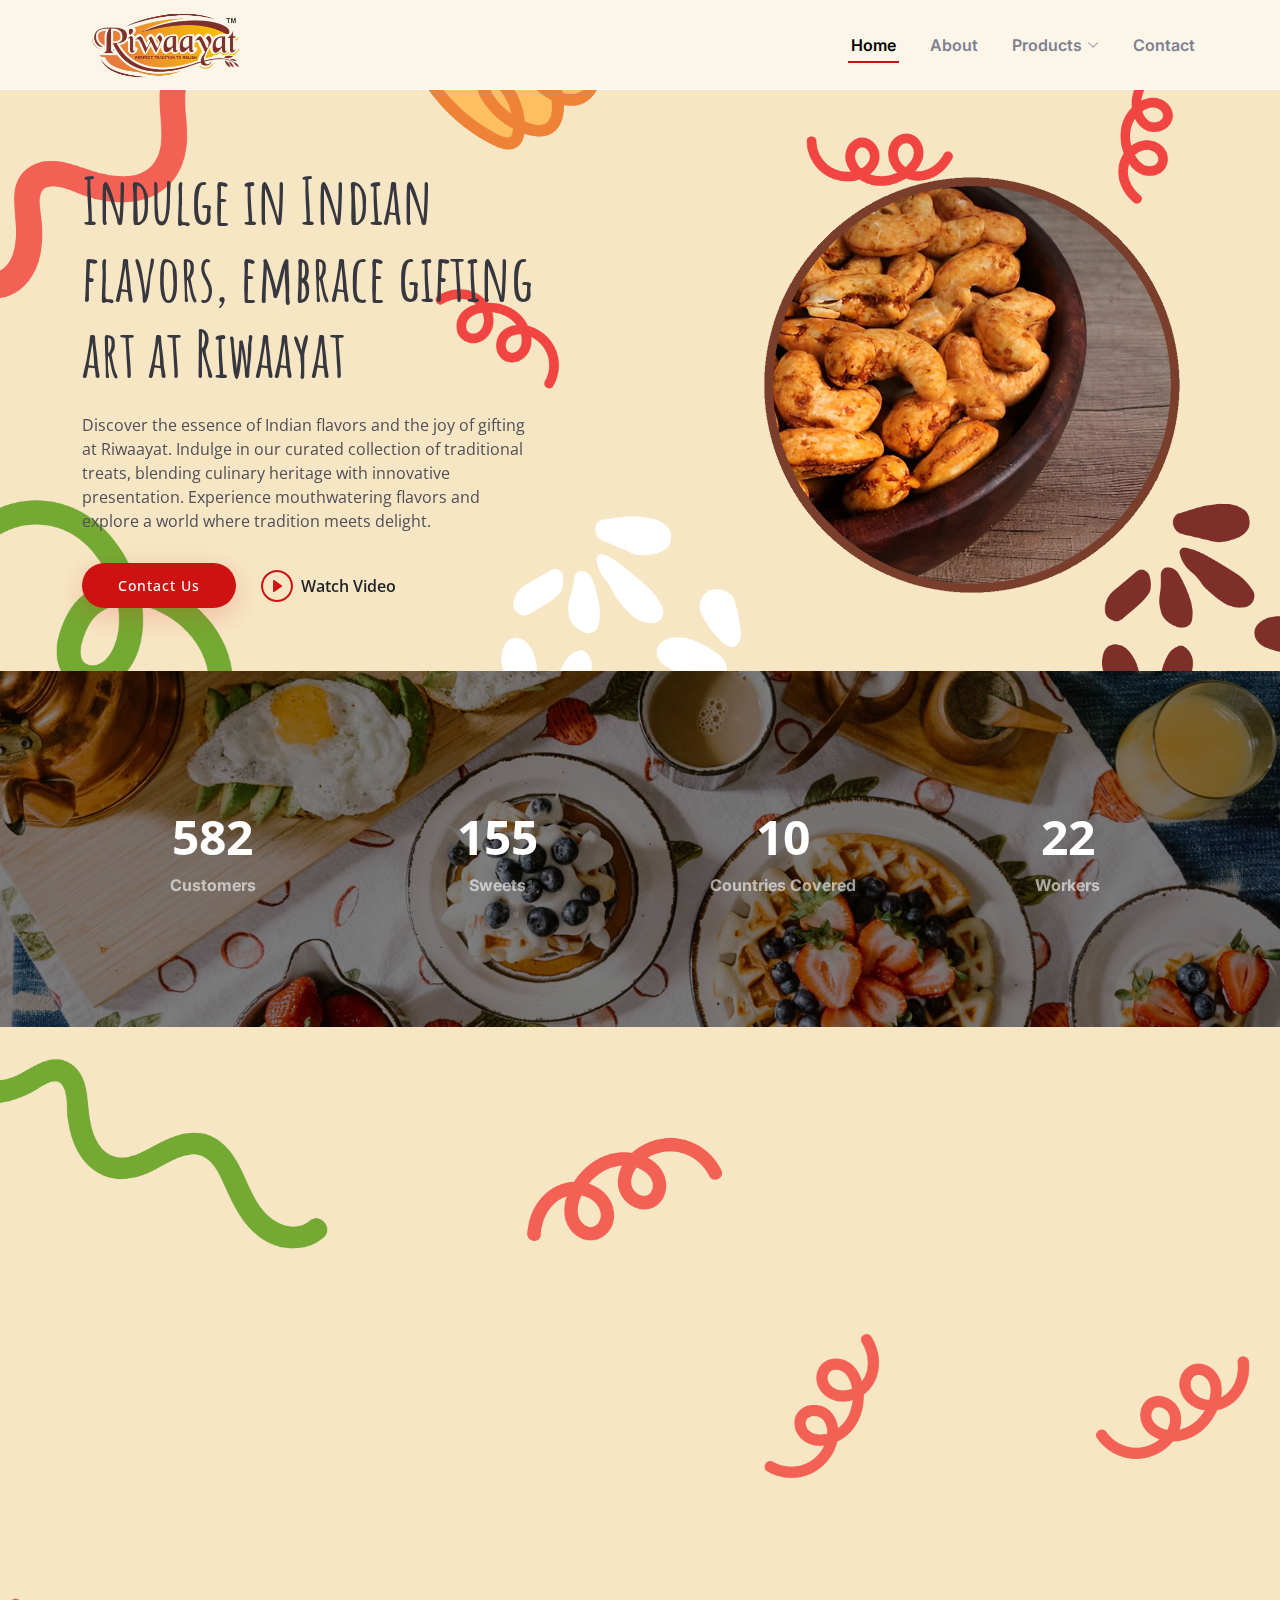
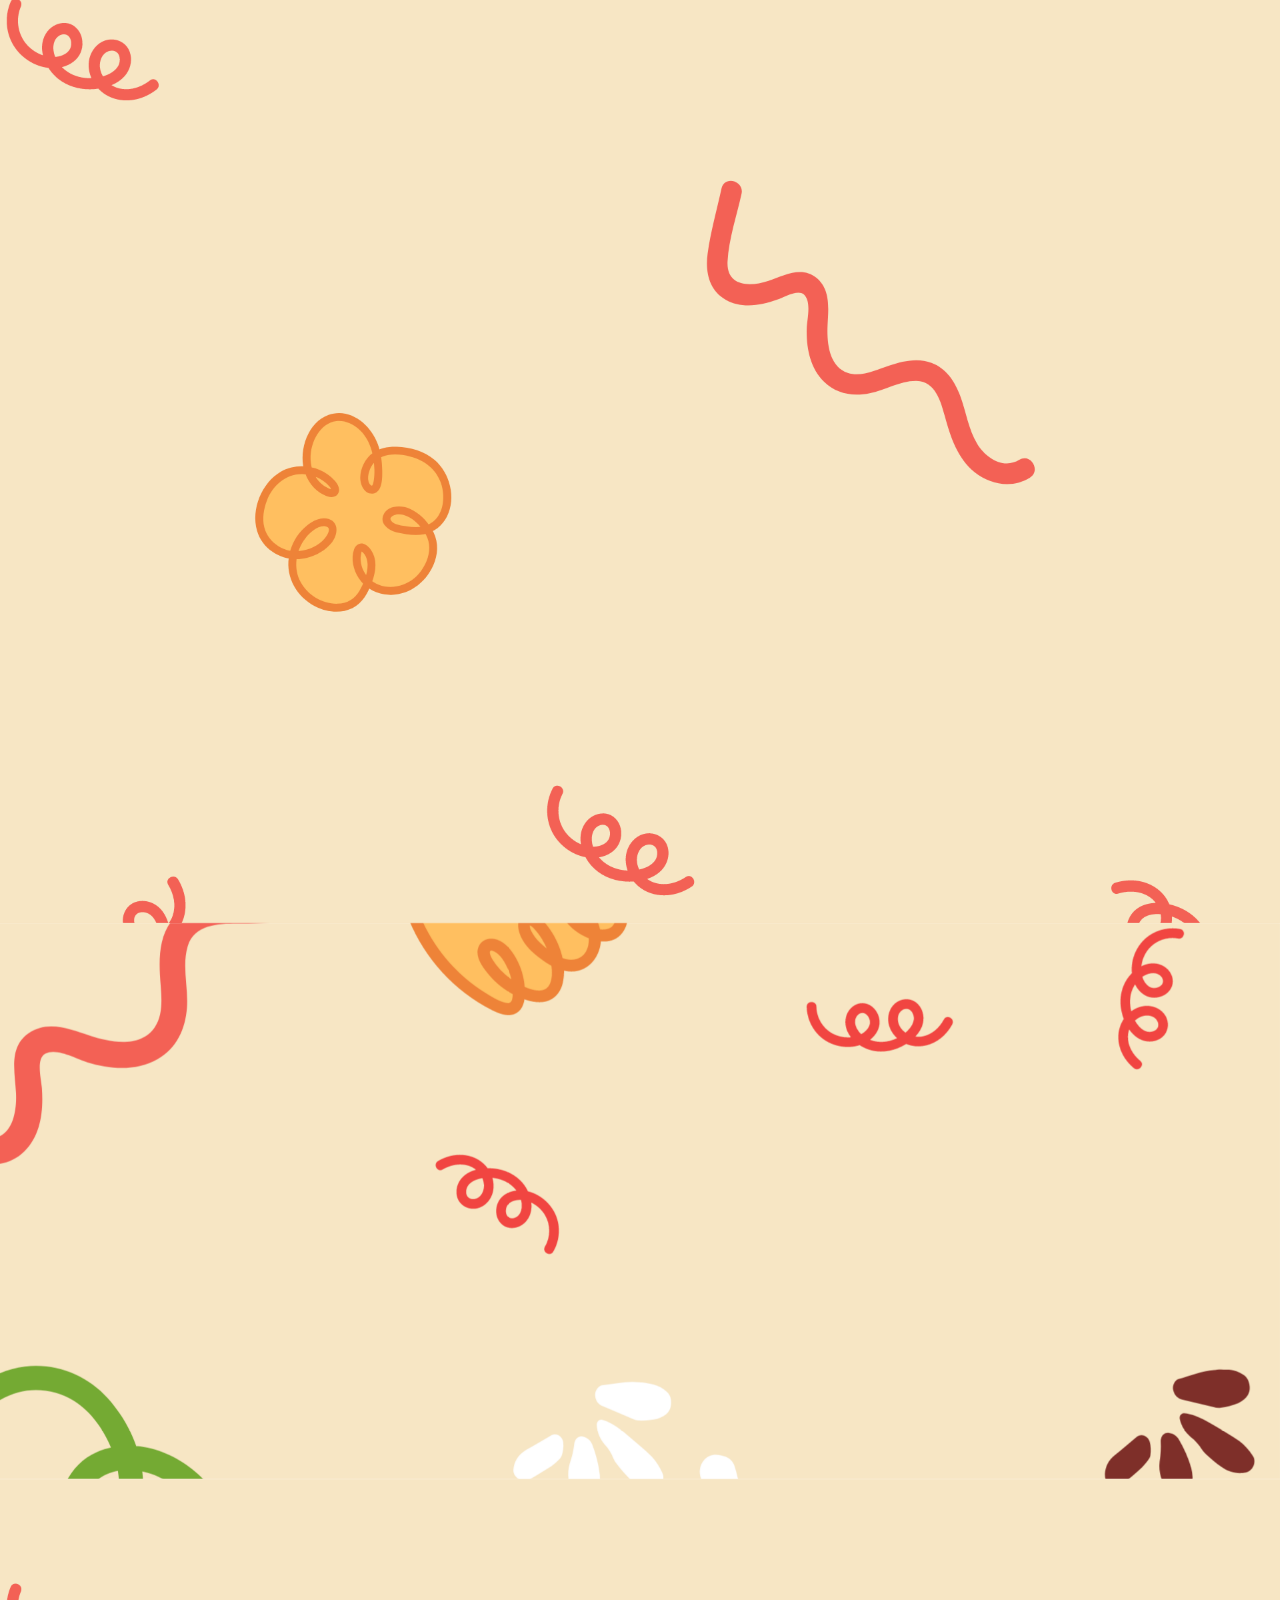
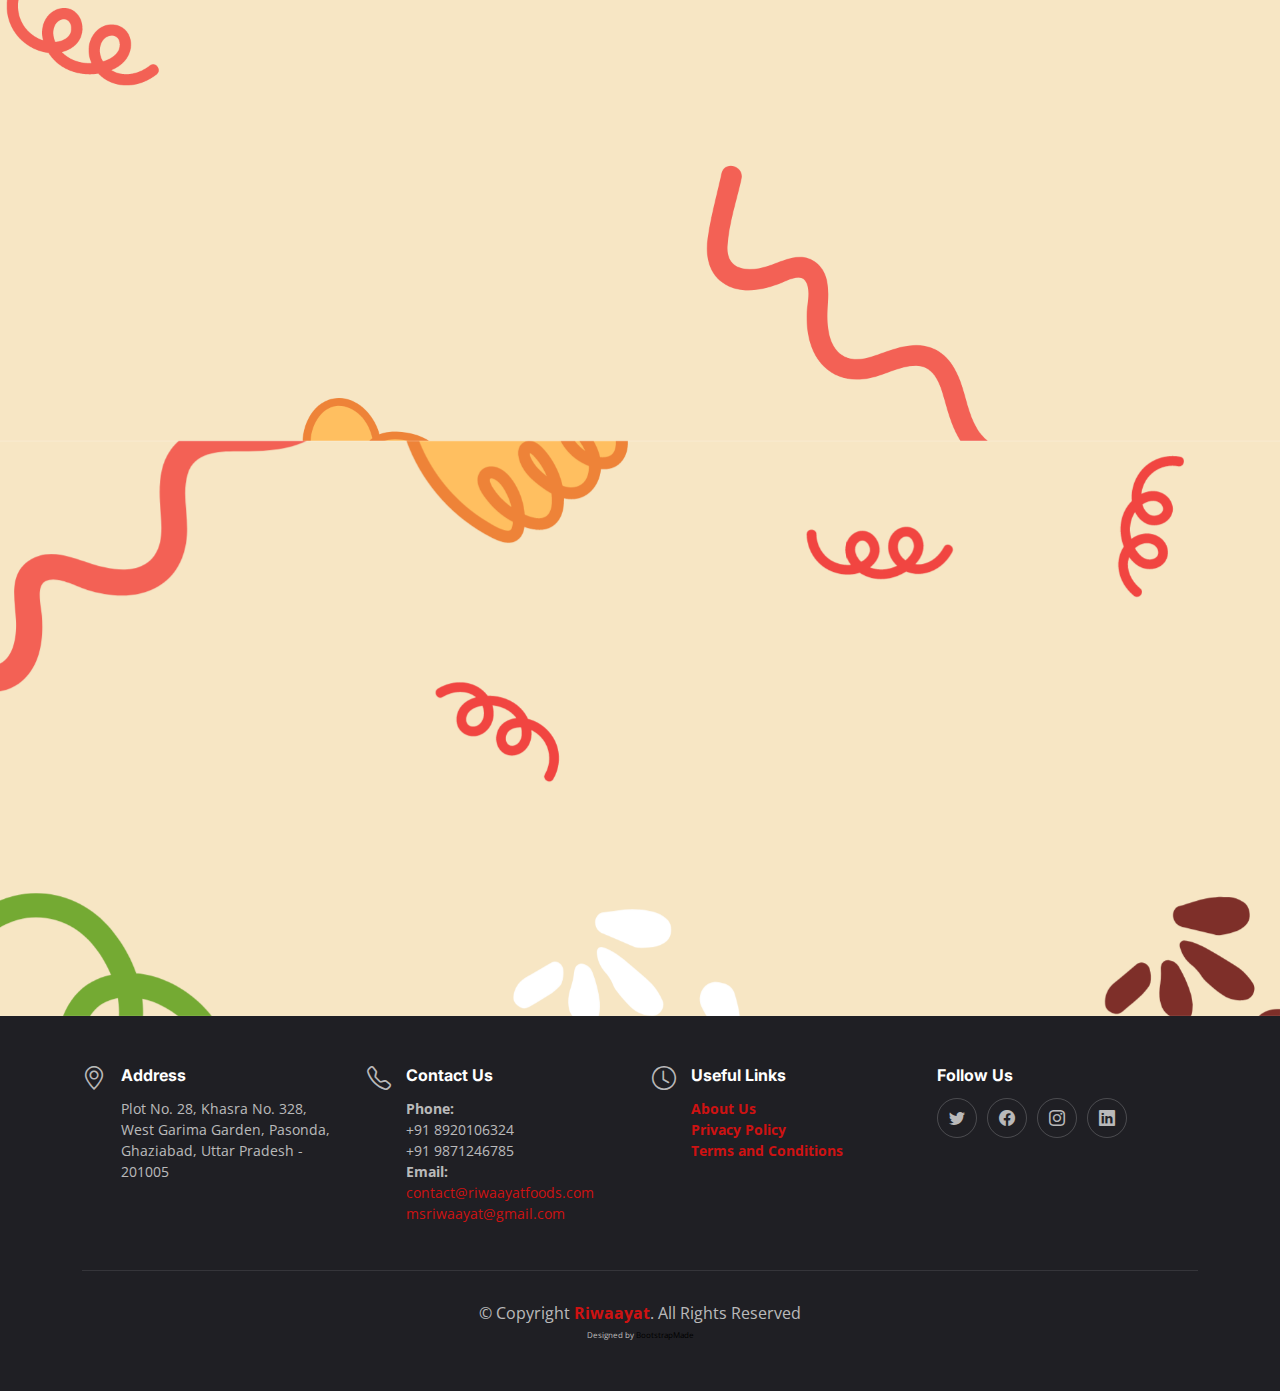
<file: index-old.html>
<!DOCTYPE html>
<html lang="en">

<head>
  <meta charset="utf-8">
  <meta content="width=device-width, initial-scale=1.0" name="viewport">

  <title>Riwaayat Foods</title>
  <meta content="" name="description">
  <meta content="" name="keywords">

  <!-- Favicons -->
  <link href="assets/img/favicon-32x32.png" rel="icon">
  <link href="assets/img/apple-touch-icon.png" rel="apple-touch-icon">

  <!-- Google Fonts -->
  <link rel="preconnect" href="https://fonts.googleapis.com">
  <link rel="preconnect" href="https://fonts.gstatic.com" crossorigin>
  <link href="https://fonts.googleapis.com/css2?family=Open+Sans:ital,wght@0,300;0,400;0,500;0,600;0,700;1,300;1,400;1,600;1,700&family=Amatic+SC:ital,wght@0,300;0,400;0,500;0,600;0,700;1,300;1,400;1,500;1,600;1,700&family=Inter:ital,wght@0,300;0,400;0,500;0,600;0,700;1,300;1,400;1,500;1,600;1,700&display=swap" rel="stylesheet">

  <!-- Vendor CSS Files -->
  <link href="assets/vendor/bootstrap/css/bootstrap.min.css" rel="stylesheet">
  <link href="assets/vendor/bootstrap-icons/bootstrap-icons.css" rel="stylesheet">
  <link href="assets/vendor/aos/aos.css" rel="stylesheet">
  <link href="assets/vendor/glightbox/css/glightbox.min.css" rel="stylesheet">
  <link href="assets/vendor/swiper/swiper-bundle.min.css" rel="stylesheet">

  <!-- Template Main CSS File -->
  <link href="assets/css/main.css" rel="stylesheet">

</head>

<body>

  <!-- ======= Header ======= -->
  <header id="header" class="header fixed-top d-flex align-items-center">
    <div class="container d-flex align-items-center justify-content-between">

      <a href="index.html" class="logo d-flex align-items-center me-auto me-lg-0">
        <!-- Uncomment the line below if you also wish to use an image logo -->
        <img src="assets/img/logo.png" alt="">
		<!-- <h1>Riwaayat<span>.</span></h1> -->
      </a>

      <nav id="navbar" class="navbar">
        <ul>
          <li><a href="#hero">Home</a></li>
          <li><a href="about.html">About</a></li>
          <li class="dropdown"><a href="#"><span>Products</span> <i class="bi bi-chevron-down dropdown-indicator"></i></a>
            <ul>
              <li><a href="arabian-sweets.html">Arabian Sweets</a></li>
              <li><a href="expression-of-elegance.html">Expression of Elegance</a></li>
              <li><a href="cravebites-cookies.html">Cravebites Cookies</a></li>
              <li><a href="traditional-fusion-treats.html">Traditional Fusion Treats</a></li>
              <li><a href="berrylicious-bites.html">Berrylicious Bites</a></li>
              <li><a href="dazzledate-delight.html">DazzleDate Delight</a></li>
            </ul>
          </li>
          <li><a href="#contact">Contact</a></li>
        </ul>
      </nav><!-- .navbar -->
      <i class="mobile-nav-toggle mobile-nav-show bi bi-list"></i>
      <i class="mobile-nav-toggle mobile-nav-hide d-none bi bi-x"></i>

    </div>
  </header><!-- End Header -->

  <!-- ======= Hero Section ======= -->
  <section id="hero" class="hero d-flex align-items-center section-bg">
    <div class="container">
      <div class="row justify-content-between gy-5">
        <div class="col-lg-5 order-2 order-lg-1 d-flex flex-column justify-content-center align-items-center align-items-lg-start text-center text-lg-start">
          <h2 data-aos="fade-up">Indulge in Indian flavors, embrace gifting art at Riwaayat</h2>
          <p data-aos="fade-up" data-aos-delay="100">Discover the essence of Indian flavors and the joy of gifting at Riwaayat. Indulge in our curated collection of traditional treats, blending culinary heritage with innovative presentation. Experience mouthwatering flavors and explore a world where tradition meets delight.</p>
          <div class="d-flex" data-aos="fade-up" data-aos-delay="200">
            <a href="#contact" class="btn-book-a-table">Contact Us</a>
            <a href="https://www.youtube.com/watch?v=LXb3EKWsInQ" class="glightbox btn-watch-video d-flex align-items-center"><i class="bi bi-play-circle"></i><span>Watch Video</span></a>
          </div>
        </div>
        <div class="col-lg-5 order-1 order-lg-2 text-center text-lg-start">
          <img src="assets/img/hero-img.png" class="img-fluid" alt="" data-aos="zoom-out" data-aos-delay="300">
        </div>
      </div>
    </div>
  </section><!-- End Hero Section -->

  <main id="main">

    <!-- ======= Stats Counter Section ======= -->
    <section id="stats-counter" class="stats-counter">
      <div class="container" data-aos="zoom-out">

        <div class="row gy-4">

          <div class="col-lg-3 col-md-6">
            <div class="stats-item text-center w-100 h-100">
              <span data-purecounter-start="0" data-purecounter-end="832" data-purecounter-duration="1" class="purecounter"></span>
              <p>Customers</p>
            </div>
          </div><!-- End Stats Item -->

          <div class="col-lg-3 col-md-6">
            <div class="stats-item text-center w-100 h-100">
              <span data-purecounter-start="0" data-purecounter-end="221" data-purecounter-duration="1" class="purecounter"></span>
              <p>Sweets</p>
            </div>
          </div><!-- End Stats Item -->

          <div class="col-lg-3 col-md-6">
            <div class="stats-item text-center w-100 h-100">
              <span data-purecounter-start="0" data-purecounter-end="14" data-purecounter-duration="1" class="purecounter"></span>
              <p>Countries Covered</p>
            </div>
          </div><!-- End Stats Item -->

          <div class="col-lg-3 col-md-6">
            <div class="stats-item text-center w-100 h-100">
              <span data-purecounter-start="0" data-purecounter-end="32" data-purecounter-duration="1" class="purecounter"></span>
              <p>Workers</p>
            </div>
          </div><!-- End Stats Item -->

        </div>

      </div>
    </section><!-- End Stats Counter Section -->

    <!-- ======= Menu Section ======= -->
    <section id="menu" class="menu random-class">
      <div class="container" data-aos="fade-up">

        <div class="section-header">
          <h2>Our Menu</h2>
          <p>Check Our <span>Yummy Sweets</span></p>
        </div>


        <div class="tab-content" data-aos="fade-up" data-aos-delay="300">

          <div class="tab-pane fade active show" id="menu-starters">

            <div class="row gy-5">

              <div class="col-lg-4 menu-item">
                <a href="expression-of-elegance.html"><img src="assets/img/menu/1.jpg" class="menu-img img-fluid" alt=""></a>
              </div><!-- Menu Item -->

              <div class="col-lg-4 menu-item">
                <a href="arabian-sweets.html"><img src="assets/img/menu/2.jpg" class="menu-img img-fluid" alt=""></a>
              </div><!-- Menu Item -->

              <div class="col-lg-4 menu-item">
                <a href="cravebites-cookies.html"><img src="assets/img/menu/3.jpg" class="menu-img img-fluid" alt=""></a>
              </div><!-- Menu Item -->

              <div class="col-lg-4 menu-item">
                <a href="traditional-fusion-treats.html"><img src="assets/img/menu/4.jpg" class="menu-img img-fluid" alt=""></a>
              </div><!-- Menu Item -->

              <div class="col-lg-4 menu-item">
                <a href="berrylicious-bites.html"><img src="assets/img/menu/5.jpg" class="menu-img img-fluid" alt=""></a>
              </div><!-- Menu Item -->

              <div class="col-lg-4 menu-item">
                <a href="dazzledate-delight.html"><img src="assets/img/menu/6.jpg" class="menu-img img-fluid" alt=""></a>
              </div><!-- Menu Item -->
            </div>
          </div><!-- End Starter Menu Content -->
        </div>
      </div>
    </section><!-- End Menu Section -->

    <!-- ======= Testimonials Section ======= -->
    <section id="testimonials" class="testimonials section-bg">
      <div class="container" data-aos="fade-up">

        <div class="section-header">
          <h2>Testimonials</h2>
          <p>What Are They <span>Saying About Us</span></p>
        </div>

        <div class="slides-1 swiper" data-aos="fade-up" data-aos-delay="100">
          <div class="swiper-wrapper">

            <div class="swiper-slide">
              <div class="testimonial-item">
                <div class="row gy-4 justify-content-center">
                  <div class="col-lg-6">
                    <div class="testimonial-content">
                      <p>
                        <i class="bi bi-quote quote-icon-left"></i>
                       Delicious fruity treats bursting with flavor! The tangy blueberry bombs and zesty lemon cranberry bites are a delightful indulgence. The packaging is good, though it could be improved. Overall, I highly recommend these fruity bites for a satisfying and flavorful snack experience.
                        <i class="bi bi-quote quote-icon-right"></i>
                      </p>
                      <h3>Nikhil</h3>
                    </div>
                  </div>
                       </div>
              </div>
            </div><!-- End testimonial item -->

            <div class="swiper-slide">
              <div class="testimonial-item">
                <div class="row gy-4 justify-content-center">
                  <div class="col-lg-6">
                    <div class="testimonial-content">
                      <p>
                        <i class="bi bi-quote quote-icon-left"></i>
                       A heavenly fusion of flavors! The combination of chocolate-covered almonds, yogurt-coated cranberries, and stuffed dates is pure indulgence. Perfectly balanced and beautifully presented, these delights are a delightful treat for yourself or as a gift for someone special. Highly recommended for those with a sweet tooth!
                        <i class="bi bi-quote quote-icon-right"></i>
                      </p>
                      <h3>Lavish</h3>
                    </div>
                  </div>
                </div>
              </div>
            </div><!-- End testimonial item -->

            <div class="swiper-slide">
              <div class="testimonial-item">
                <div class="row gy-4 justify-content-center">
                  <div class="col-lg-6">
                    <div class="testimonial-content">
                      <p>
                        <i class="bi bi-quote quote-icon-left"></i>
                        Spice up your snacking with these bold and flavorful savories! The Pizza Paare and Pizzaschew cashews offer a unique twist on traditional snacks. The flavors are robust and satisfying. The only downside is that the portion sizes could be a bit larger. Nevertheless, these savories are a great choice for those seeking a tasty and savory snacking option.
                        <i class="bi bi-quote quote-icon-right"></i>
                      </p>
                      <h3>Ravi</h3>
                    </div>
                  </div>
                </div>
              </div>
            </div><!-- End testimonial item -->

           <div class="swiper-slide">
              <div class="testimonial-item">
                <div class="row gy-4 justify-content-center">
                  <div class="col-lg-6">
                    <div class="testimonial-content">
                      <p>
                        <i class="bi bi-quote quote-icon-left"></i>
                        A delightful fusion of desi and international flavors! The Fusion Katlis, Mocktail Ladoos, Tangy Mathri, and Oregano Gur Paare offer a burst of unique tastes. Perfect for those craving a flavorful snacking experience. Highly recommended for adventurous palates!
                        <i class="bi bi-quote quote-icon-right"></i>
                      </p>
                      <h3>Pradeep</h3>
                    </div>
                  </div>
                 </div>
              </div>
		   </div> <!-- End testimonial item -->

          </div>
          <div class="swiper-pagination"></div>
        </div>

      </div>
    </section><!-- End Testimonials Section -->

    <!-- ======= Gallery Section ======= -->
    <section id="gallery" class="gallery random-class">
      <div class="container" data-aos="fade-up">

        <div class="section-header">
          <h2>gallery</h2>
          <p>Check <span>Our Gallery</span></p>
        </div>

        <div class="gallery-slider swiper">
          <div class="swiper-wrapper align-items-center">
            <div class="swiper-slide"><a class="glightbox" data-gallery="images-gallery" href="assets/img/gallery/gallery-1.jpg"><img src="assets/img/gallery/gallery-1.jpg" class="img-fluid" alt=""></a></div>
            <div class="swiper-slide"><a class="glightbox" data-gallery="images-gallery" href="assets/img/gallery/gallery-2.jpg"><img src="assets/img/gallery/gallery-2.jpg" class="img-fluid" alt=""></a></div>
            <div class="swiper-slide"><a class="glightbox" data-gallery="images-gallery" href="assets/img/gallery/gallery-3.jpg"><img src="assets/img/gallery/gallery-3.jpg" class="img-fluid" alt=""></a></div>
            <div class="swiper-slide"><a class="glightbox" data-gallery="images-gallery" href="assets/img/gallery/gallery-4.jpg"><img src="assets/img/gallery/gallery-4.jpg" class="img-fluid" alt=""></a></div>
            <div class="swiper-slide"><a class="glightbox" data-gallery="images-gallery" href="assets/img/gallery/gallery-5.jpg"><img src="assets/img/gallery/gallery-5.jpg" class="img-fluid" alt=""></a></div>
            <div class="swiper-slide"><a class="glightbox" data-gallery="images-gallery" href="assets/img/gallery/gallery-6.jpg"><img src="assets/img/gallery/gallery-6.jpg" class="img-fluid" alt=""></a></div>
            <div class="swiper-slide"><a class="glightbox" data-gallery="images-gallery" href="assets/img/gallery/gallery-7.jpg"><img src="assets/img/gallery/gallery-7.jpg" class="img-fluid" alt=""></a></div>
            <div class="swiper-slide"><a class="glightbox" data-gallery="images-gallery" href="assets/img/gallery/gallery-8.jpg"><img src="assets/img/gallery/gallery-8.jpg" class="img-fluid" alt=""></a></div>
          </div>
          <div class="swiper-pagination"></div>
        </div>

      </div>
    </section><!-- End Gallery Section -->

    <!-- ======= Contact Section ======= -->
    <section id="contact" class="contact section-bg">
      <div class="container" data-aos="fade-up">

        <div class="section-header">
          <h2>Contact</h2>
          <p>Need Help? <span>Contact Us</span></p>
        </div>
        <div class="row gy-4">

          <div class="col-md-6">
            <div class="info-item  d-flex align-items-center">
              <i class="icon bi bi-map flex-shrink-0"></i>
              <div>
                <h3>Our Address</h3>
                <p>Plot No. 28, Khasra No. 328, West Garima Garden,</p>
                <p>Pasonda, Ghaziabad, Uttar Pradesh - 201005</p>
              </div>
            </div>
          </div><!-- End Info Item -->

          <div class="col-md-6">
            <div class="info-item d-flex align-items-center">
              <i class="icon bi bi-envelope flex-shrink-0"></i>
              <div>
                <h3>Email Us</h3>
                <p>contact@riwaayatfoods.com</p>
                <p>msriwaayat@gmail.com</p>
              </div>
            </div>
          </div><!-- End Info Item -->

          <div class="col-md-6">
            <div class="info-item  d-flex align-items-center">
              <i class="icon bi bi-telephone flex-shrink-0"></i>
              <div>
                <h3>Call Us</h3>
                <p>+91 8920106324</p>
                <p>+91 9871246785</p>
              </div>
            </div>
          </div><!-- End Info Item -->

          <div class="col-md-6">
            <div class="info-item  d-flex align-items-center">
              <i class="icon bi bi-share flex-shrink-0"></i>
              <div>
                <h3>Opening Hours</h3>
                <div><strong>Mon-Sat:</strong> 11AM - 23PM;
                  <strong>Sunday:</strong> Closed
                </div>
              </div>
            </div>
          </div><!-- End Info Item -->

        </div>

      </div>
    </section><!-- End Contact Section -->

  </main><!-- End #main -->

  <!-- ======= Footer ======= -->
  <footer id="footer" class="footer">

    <div class="container">
      <div class="row gy-3">
        <div class="col-lg-3 col-md-6 d-flex">
          <i class="bi bi-geo-alt icon"></i>
          <div>
            <h4>Address</h4>
            <p>
              Plot No. 28, Khasra No. 328, West Garima Garden, Pasonda,<br>
              Ghaziabad, Uttar Pradesh - 201005 <br>
            </p>
          </div>

        </div>

        <div class="col-lg-3 col-md-6 footer-links d-flex">
          <i class="bi bi-telephone icon"></i>
          <div>
            <h4>Contact Us</h4>
            <p>
			    <strong>Phone:</strong><br> +91 8920106324<br>
              						        +91 9871246785<br>											<strong>Email:</strong><br> <a href="mailto:contact@riwaayatfoods.com">contact@riwaayatfoods.com</a><br>
			<a href="mailto:msriwaayat@gmail.com">msriwaayat@gmail.com</a><br>
            </p>
         </div>
        </div>

        <div class="col-lg-3 col-md-6 footer-links d-flex">
          <i class="bi bi-clock icon"></i>
          <div>
            <h4>Useful Links</h4>
            <p>
			<strong><a href="about.html">About Us</a></strong><br>
			<strong><a href="privacy.html">Privacy Policy</a></strong><br>
			<strong><a href="tos.html">Terms and Conditions</a></strong><br>
            </p>
          </div>
        </div>

        <div class="col-lg-3 col-md-6 footer-links">
          <h4>Follow Us</h4>
          <div class="social-links d-flex">
            <a href="https://twitter.com/riwaayatfoods" class="twitter"><i class="bi bi-twitter"></i></a>
            <a href="https://www.facebook.com/riwaayatfoods" class="facebook"><i class="bi bi-facebook"></i></a>
            <a href="https://www.instagram.com/riwaayatfoods/" class="instagram"><i class="bi bi-instagram"></i></a>
            <a href="https://www.linkedin.com/company/riwaayat-foods/" class="linkedin"><i class="bi bi-linkedin"></i></a>
          </div>
        </div>

      </div>
    </div>

    <div class="container">
      <div class="copyright">
		  &copy; Copyright <strong><span><a href="https://www.riwaayatfoods.com">Riwaayat</a></span></strong>. All Rights Reserved
      </div>
      <div class="credits">
		Designed by <a href="https://bootstrapmade.com/">BootstrapMade</a>
      </div>
    </div>

  </footer><!-- End Footer -->
  <!-- End Footer -->

  <a href="#" class="scroll-top d-flex align-items-center justify-content-center"><i class="bi bi-arrow-up-short"></i></a>

  <div id="preloader"></div>

  <!-- Vendor JS Files -->
  <script src="assets/vendor/bootstrap/js/bootstrap.bundle.min.js"></script>
  <script src="assets/vendor/aos/aos.js"></script>
  <script src="assets/vendor/glightbox/js/glightbox.min.js"></script>
  <script src="assets/vendor/purecounter/purecounter_vanilla.js"></script>
  <script src="assets/vendor/swiper/swiper-bundle.min.js"></script>
  <script src="assets/vendor/php-email-form/validate.js"></script>

  <!-- Template Main JS File -->
  <script src="assets/js/main.js"></script>

</body>

</html>
</file>
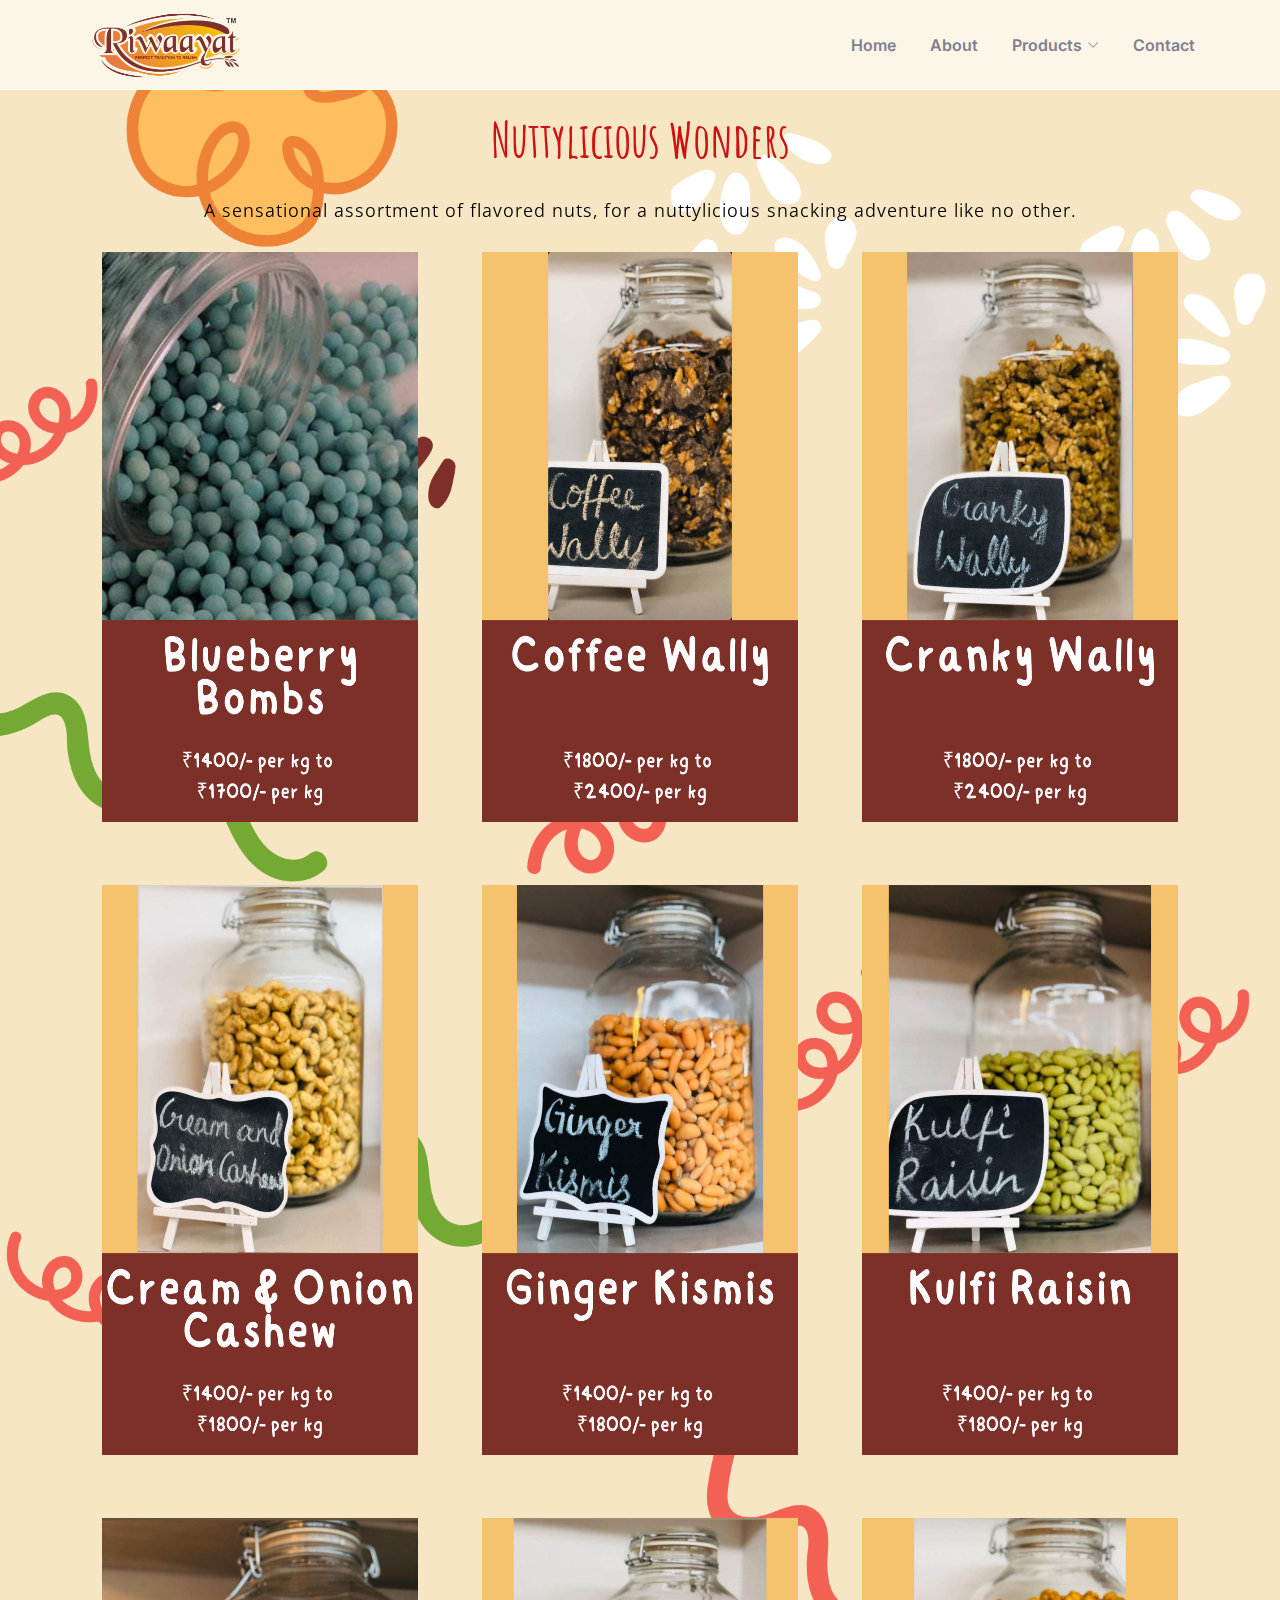
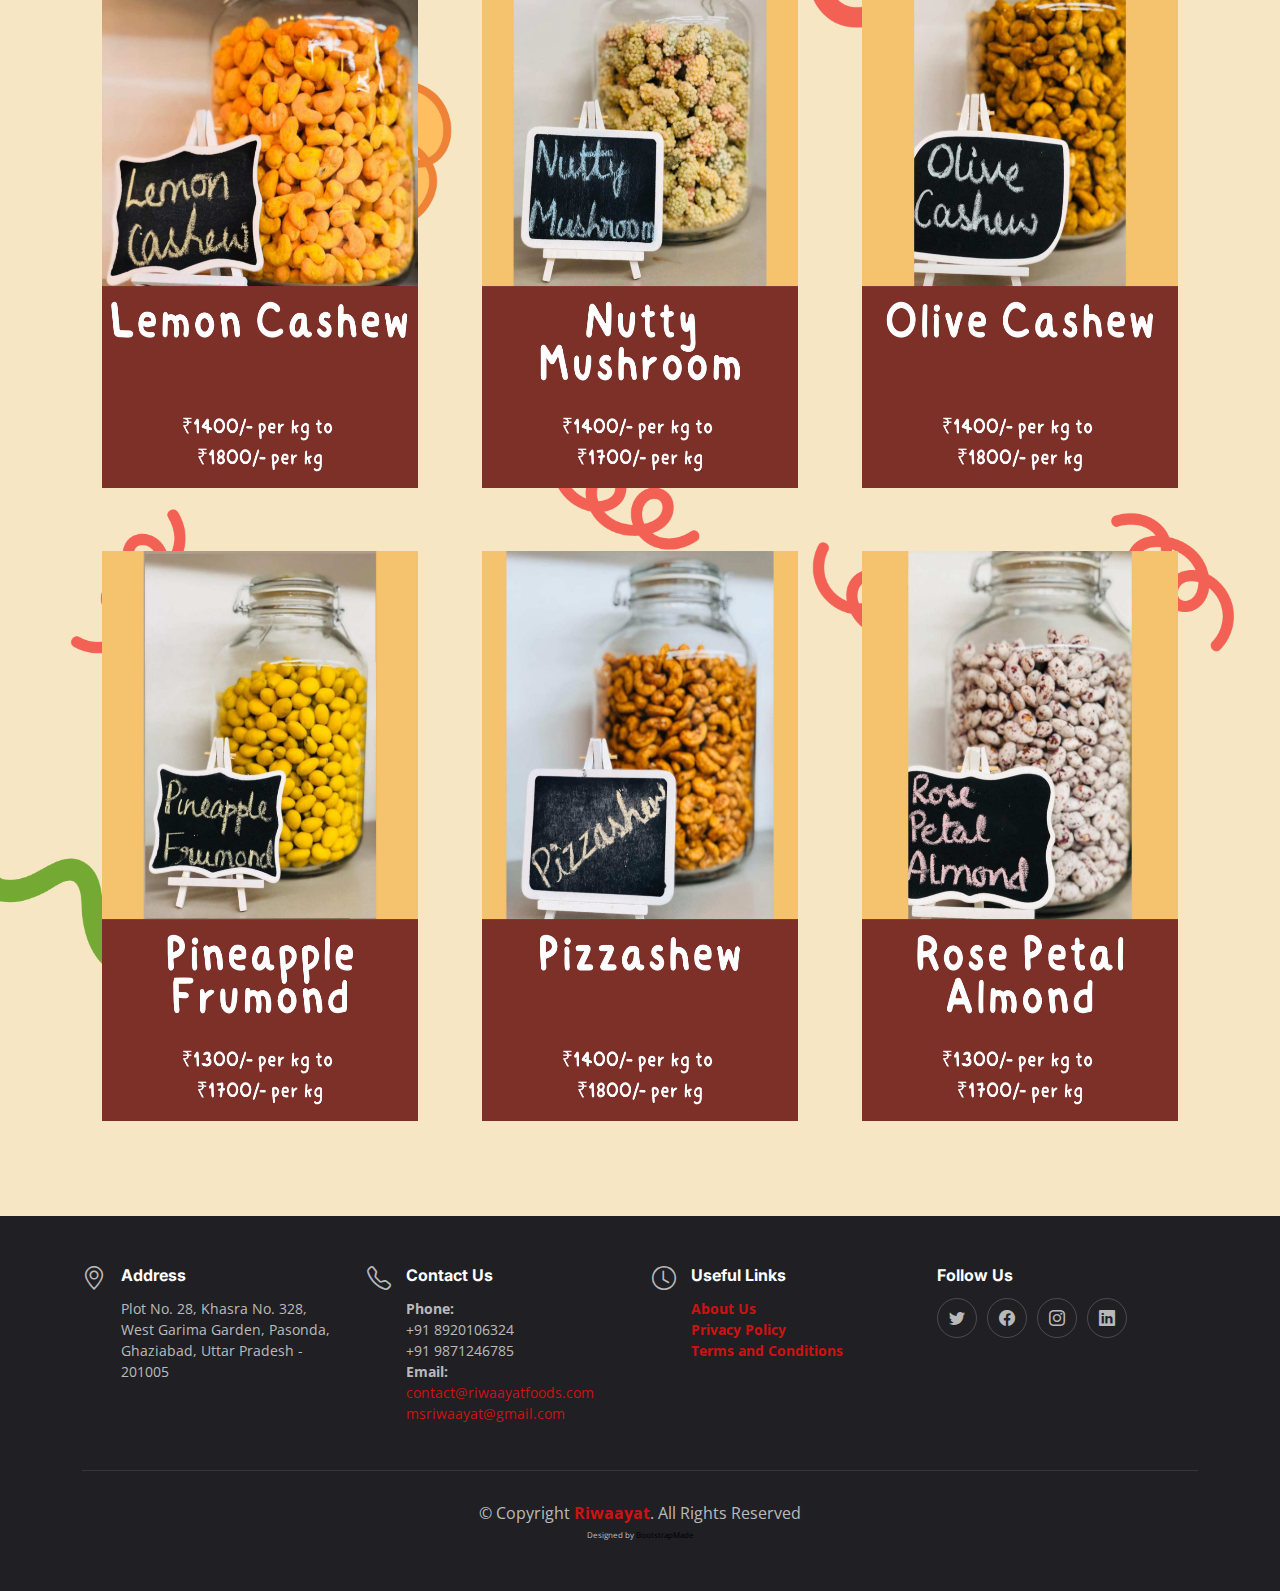
<file: nuttylicious-wonders.html>
<!DOCTYPE html>

<html lang="en">
<head>
  <meta charset="utf-8">
  <meta content="width=device-width, initial-scale=1.0" name="viewport">
  <title>Nuttylicious Wonders - Riwaayat Foods</title>
  <meta content="" name="description">
  <meta content="" name="keywords">
  <!-- Favicons -->
  <link href="assets/img/favicon-32x32.png" rel="icon">
  <link href="assets/img/apple-touch-icon.png" rel="apple-touch-icon">

  <!-- Google Fonts -->
  <link rel="preconnect" href="https://fonts.googleapis.com">
  <link rel="preconnect" href="https://fonts.gstatic.com" crossorigin>
  <link href="https://fonts.googleapis.com/css2?family=Open+Sans:ital,wght@0,300;0,400;0,500;0,600;0,700;1,300;1,400;1,600;1,700&family=Amatic+SC:ital,wght@0,300;0,400;0,500;0,600;0,700;1,300;1,400;1,500;1,600;1,700&family=Inter:ital,wght@0,300;0,400;0,500;0,600;0,700;1,300;1,400;1,500;1,600;1,700&display=swap" rel="stylesheet">


  <!-- Vendor CSS Files -->
  <link href="assets/vendor/bootstrap/css/bootstrap.min.css" rel="stylesheet">
  <link href="assets/vendor/bootstrap-icons/bootstrap-icons.css" rel="stylesheet">
  <link href="assets/vendor/aos/aos.css" rel="stylesheet">
  <link href="assets/vendor/glightbox/css/glightbox.min.css" rel="stylesheet">
  <link href="assets/vendor/swiper/swiper-bundle.min.css" rel="stylesheet">

  <!-- Template Main CSS File -->

  <link href="assets/css/main.css" rel="stylesheet">

</head>

<body>

  <!-- ======= Header ======= -->

  <header id="header" class="header fixed-top d-flex align-items-center">
    <div class="container d-flex align-items-center justify-content-between">
      <a href="index.html" class="logo d-flex align-items-center me-auto me-lg-0">

        <!-- Uncomment the line below if you also wish to use an image logo -->

        <img src="assets/img/logo.png" alt="">
		<!-- <h1>Riwaayat<span>.</span></h1> -->
      </a>
      <nav id="navbar" class="navbar">
        <ul>
          <li><a href="index.html">Home</a></li>
          <li><a href="about.html">About</a></li>
          <li class="dropdown"><a href="#"><span>Products</span> <i class="bi bi-chevron-down dropdown-indicator"></i></a>
            <ul>
              <li><a href="arabian-sweets.html">Arabian Sweets</a></li>
              <li><a href="expression-of-elegance.html">Expression of Elegance</a></li>
              <li><a href="cravebites-cookies.html">Cravebites Cookies</a></li>
              <li><a href="traditional-fusion-treats.html">Traditional Fusion Treats</a></li>
              <li><a href="berrylicious-bites.html">Berrylicious Bites</a></li>
              <li><a href="dazzledate-delight.html">DazzleDate Delight</a></li>
              <li><a href="wallyNutrilicious-delights.html">WallyNutrilicious Delights</a></li>
              <li><a href="frumond-treats.html">Frumond Treats</a></li>
              <li><a href="nuttylicious-wonders.html">Nuttylicious Wonders</a></li>
            </ul>
          </li>
          <li><a href="index.html#contact">Contact</a></li>
        </ul>
      </nav><!-- .navbar -->

      <i class="mobile-nav-toggle mobile-nav-show bi bi-list"></i>
      <i class="mobile-nav-toggle mobile-nav-hide d-none bi bi-x"></i>
    </div>
  </header><!-- End Header -->

  <main id="main">
    <!-- ======= Menu Section ======= -->
    <section id="menu" class="menu arabian-bg">
      <div class="container" data-aos="fade-up">
        <div class="section-header">
			    <br />
          <p><span>Nuttylicious Wonders</span></p>
		      <br />
		      <h3>A sensational assortment of flavored nuts, for a nuttylicious snacking adventure like no other.</h3>
        </div>
        <div class="tab-content" data-aos="fade-up" data-aos-delay="300">
          <div class="tab-pane fade active show" id="menu-starters">
            <div class="row gy-5">

              <div class="col-lg-4 menu-item">
                <img src="assets/img/products/PerfectTraditionToRelish/Blueberry-Bombs.jpg" class="menu-img img-fluid" alt="">
              </div><!-- Menu Item -->

              <div class="col-lg-4 menu-item">
                <img src="assets/img/products/PerfectTraditionToRelish/Coffee-Wally.jpg" class="menu-img img-fluid" alt="">
              </div><!-- Menu Item -->

              <div class="col-lg-4 menu-item">
                <img src="assets/img/products/PerfectTraditionToRelish/Cranky-Wally.jpg" class="menu-img img-fluid" alt="">
              </div><!-- Menu Item -->


              <div class="col-lg-4 menu-item">
                <img src="assets/img/products/PerfectTraditionToRelish/Cream-Onion-Cashew.jpg" class="menu-img img-fluid" alt="">
              </div><!-- Menu Item -->


              <div class="col-lg-4 menu-item">
                <img src="assets/img/products/PerfectTraditionToRelish/Ginger-Kismis.jpg" class="menu-img img-fluid" alt="">
              </div><!-- Menu Item -->


              <div class="col-lg-4 menu-item">
                <img src="assets/img/products/PerfectTraditionToRelish/Kulfi-Raisin.jpg" class="menu-img img-fluid" alt="">
              </div><!-- Menu Item -->


              <div class="col-lg-4 menu-item">
                <img src="assets/img/products/PerfectTraditionToRelish/Lemon-Cashew.jpg" class="menu-img img-fluid" alt="">
              </div><!-- Menu Item -->


              <div class="col-lg-4 menu-item">
                <img src="assets/img/products/PerfectTraditionToRelish/Nutty-Mushroom.jpg" class="menu-img img-fluid" alt="">
              </div><!-- Menu Item -->


              <div class="col-lg-4 menu-item">
                <img src="assets/img/products/PerfectTraditionToRelish/Olive-Cashew.jpg" class="menu-img img-fluid" alt="">
              </div><!-- Menu Item -->


              <div class="col-lg-4 menu-item">
                <img src="assets/img/products/PerfectTraditionToRelish/Pineapple-Frumond.jpg" class="menu-img img-fluid" alt="">
              </div><!-- Menu Item -->


              <div class="col-lg-4 menu-item">
                <img src="assets/img/products/PerfectTraditionToRelish/PizzashewCashew.jpg" class="menu-img img-fluid" alt="">
              </div><!-- Menu Item -->


              <div class="col-lg-4 menu-item">
                <img src="assets/img/products/PerfectTraditionToRelish/Rose-Petal-Almond.jpg" class="menu-img img-fluid" alt="">
              </div><!-- Menu Item -->

            </div>
          </div><!-- End Starter Menu Content -->
        </div>
      </div>
    </section><!-- End Menu Section -->

  </main><!-- End #main -->


  <!-- ======= Footer ======= -->

  <footer id="footer" class="footer">
    <div class="container">
      <div class="row gy-3">
        <div class="col-lg-3 col-md-6 d-flex">
          <i class="bi bi-geo-alt icon"></i>
          <div>
            <h4>Address</h4>
            <p>
              Plot No. 28, Khasra No. 328, West Garima Garden, Pasonda,<br />
             Ghaziabad, Uttar Pradesh - 201005 <br />
            </p>
          </div>
        </div>
        <div class="col-lg-3 col-md-6 footer-links d-flex">
          <i class="bi bi-telephone icon"></i>
          <div>
            <h4>Contact Us</h4>
            <p>
			    <strong>Phone:</strong><br> +91 8920106324<br>
              						        +91 9871246785<br>											<strong>Email:</strong><br> <a href="mailto:contact@riwaayatfoods.com">contact@riwaayatfoods.com</a><br>
			<a href="mailto:msriwaayat@gmail.com">msriwaayat@gmail.com</a><br>
            </p>
          </div>
        </div>
        <div class="col-lg-3 col-md-6 footer-links d-flex">
          <i class="bi bi-clock icon"></i>
          <div>
            <h4>Useful Links</h4>
            <p>
			<strong><a href="about.html">About Us</a></strong><br>
			<strong><a href="privacy.html">Privacy Policy</a></strong><br>
			<strong><a href="tos.html">Terms and Conditions</a></strong><br>
            </p>
          </div>
        </div>
        <div class="col-lg-3 col-md-6 footer-links">
          <h4>Follow Us</h4>
          <div class="social-links d-flex">
            <a href="https://twitter.com/riwaayatfoods" class="twitter"><i class="bi bi-twitter"></i></a>
            <a href="https://www.facebook.com/riwaayatfoods" class="facebook"><i class="bi bi-facebook"></i></a>
            <a href="https://www.instagram.com/riwaayatfoods/" class="instagram"><i class="bi bi-instagram"></i></a>
            <a href="https://www.linkedin.com/company/riwaayat-foods/" class="linkedin"><i class="bi bi-linkedin"></i></a>
          </div>
        </div>
      </div>
    </div>
    <div class="container">
      <div class="copyright">
		  &copy; Copyright <strong><span><a href="https://www.riwaayatfoods.com">Riwaayat</a></span></strong>. All Rights Reserved
      </div>
      <div class="credits">
		Designed by <a href="https://bootstrapmade.com/">BootstrapMade</a>
      </div>
    </div>
  </footer><!-- End Footer -->
  <!-- End Footer -->

  <a href="#" class="scroll-top d-flex align-items-center justify-content-center"><i class="bi bi-arrow-up-short"></i></a>

  <div id="preloader"></div>
  <!-- Vendor JS Files -->

  <script src="assets/vendor/bootstrap/js/bootstrap.bundle.min.js"></script>
  <script src="assets/vendor/aos/aos.js"></script>
  <script src="assets/vendor/glightbox/js/glightbox.min.js"></script>
  <script src="assets/vendor/purecounter/purecounter_vanilla.js"></script>
  <script src="assets/vendor/swiper/swiper-bundle.min.js"></script>
  <script src="assets/vendor/php-email-form/validate.js"></script>

  <!-- Template Main JS File -->

  <script src="assets/js/main.js"></script>
</body>
</html>
</file>
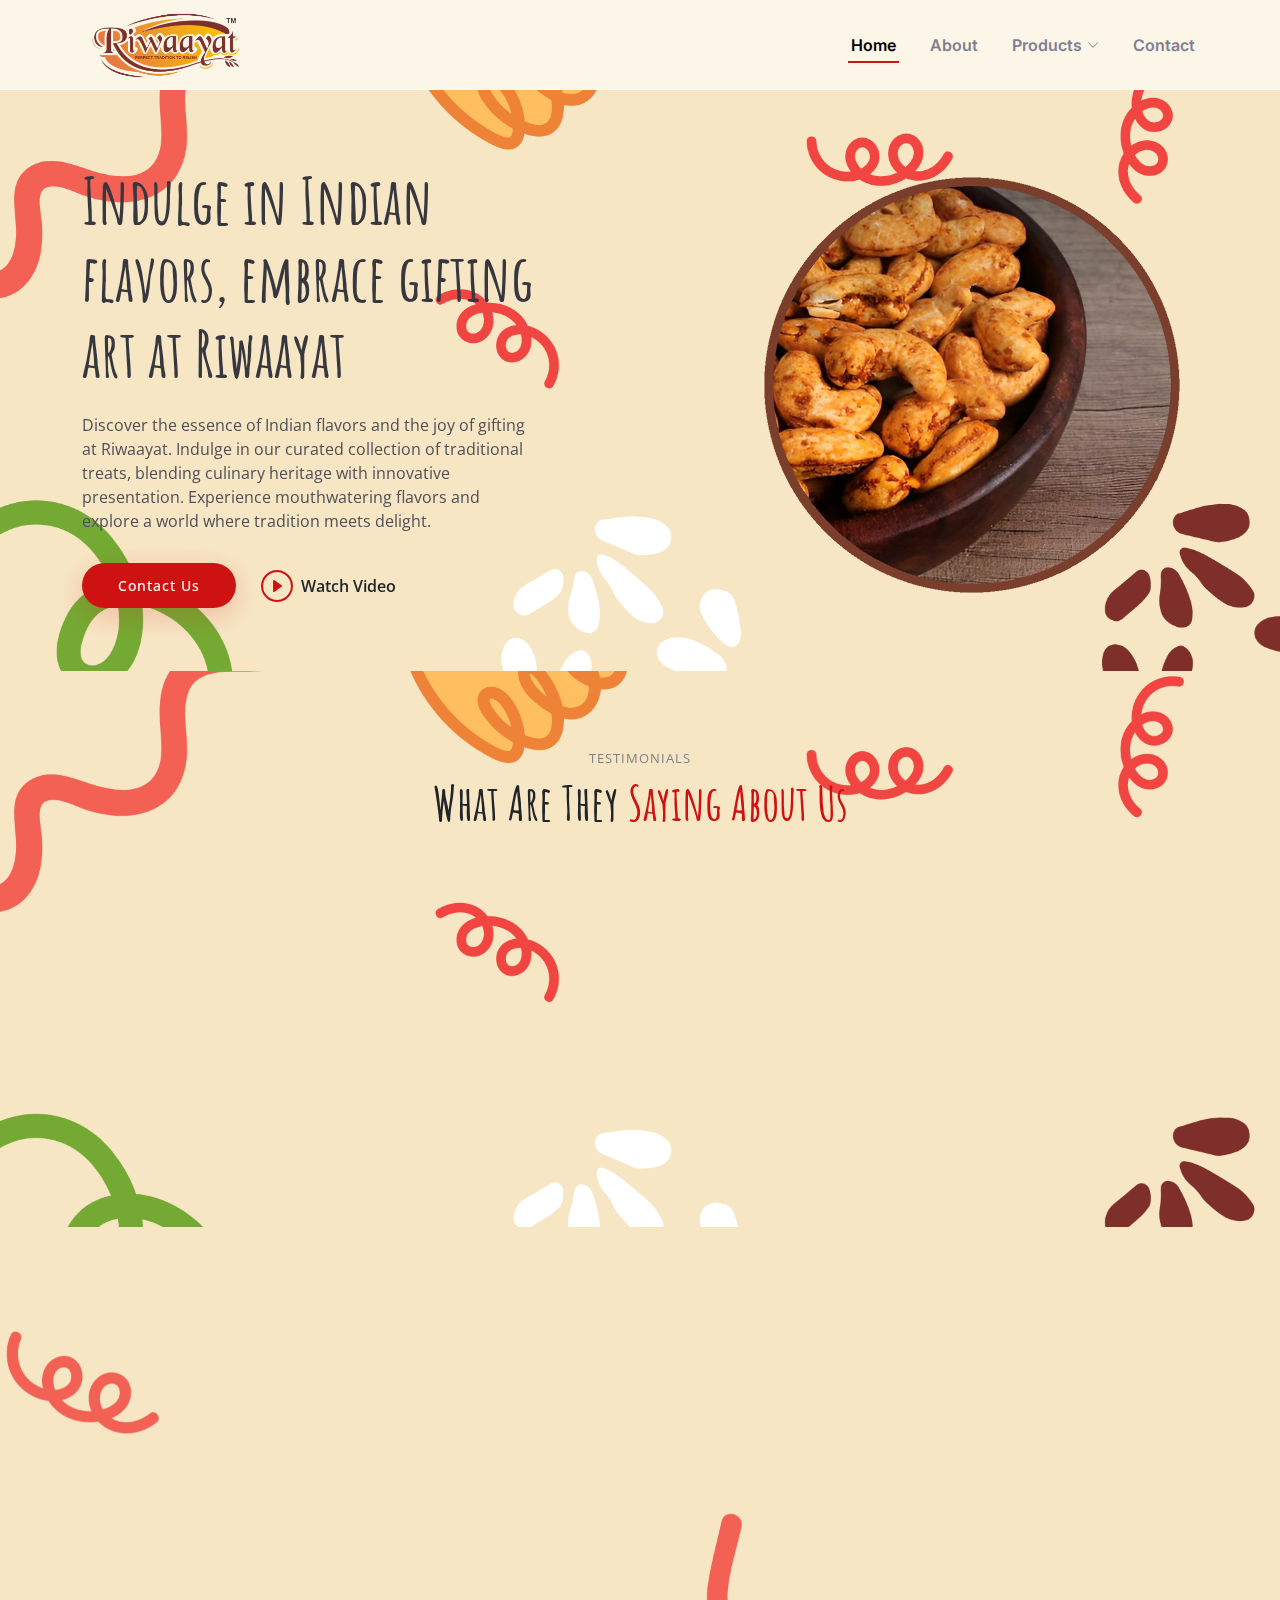
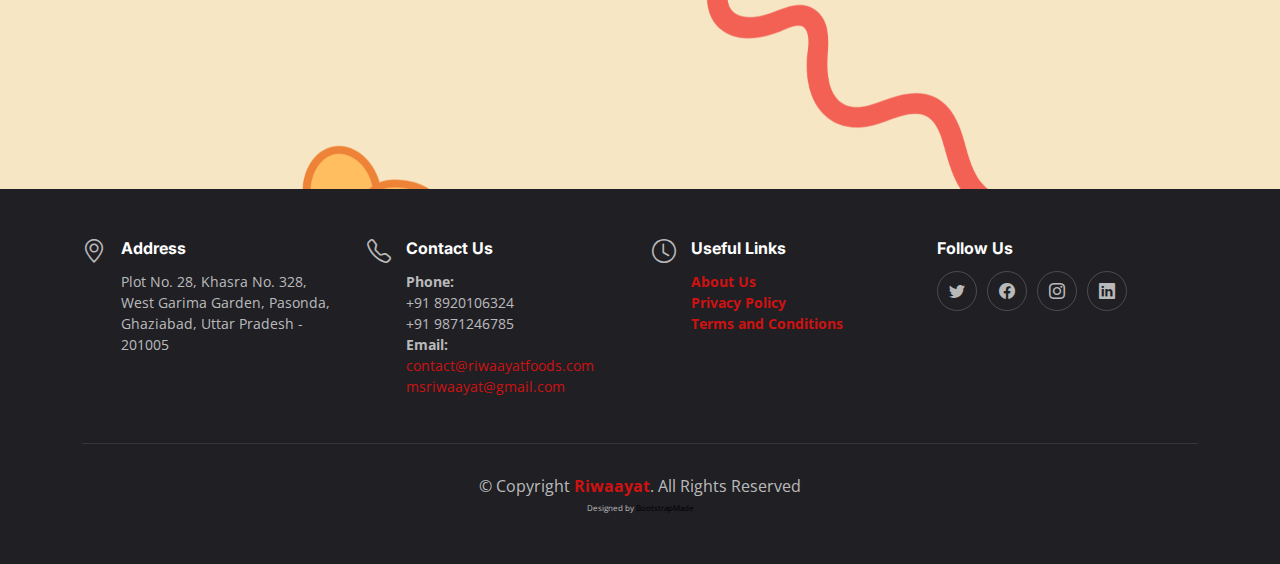
<file: page.html>
<!DOCTYPE html>
<html lang="en">

<head>
  <meta charset="utf-8">
  <meta content="width=device-width, initial-scale=1.0" name="viewport">

  <title>hello - Riwaayat Foods</title>
  <meta content="" name="description">
  <meta content="" name="keywords">

  <!-- Favicons -->
  <link href="assets/img/favicon-32x32.png" rel="icon">
  <link href="assets/img/apple-touch-icon.png" rel="apple-touch-icon">

  <!-- Google Fonts -->
  <link rel="preconnect" href="https://fonts.googleapis.com">
  <link rel="preconnect" href="https://fonts.gstatic.com" crossorigin>
  <link href="https://fonts.googleapis.com/css2?family=Open+Sans:ital,wght@0,300;0,400;0,500;0,600;0,700;1,300;1,400;1,600;1,700&family=Amatic+SC:ital,wght@0,300;0,400;0,500;0,600;0,700;1,300;1,400;1,500;1,600;1,700&family=Inter:ital,wght@0,300;0,400;0,500;0,600;0,700;1,300;1,400;1,500;1,600;1,700&display=swap" rel="stylesheet">

  <!-- Vendor CSS Files -->
  <link href="assets/vendor/bootstrap/css/bootstrap.min.css" rel="stylesheet">
  <link href="assets/vendor/bootstrap-icons/bootstrap-icons.css" rel="stylesheet">
  <link href="assets/vendor/aos/aos.css" rel="stylesheet">
  <link href="assets/vendor/glightbox/css/glightbox.min.css" rel="stylesheet">
  <link href="assets/vendor/swiper/swiper-bundle.min.css" rel="stylesheet">

  <!-- Template Main CSS File -->
  <link href="assets/css/main.css" rel="stylesheet">

</head>

<body>

  <!-- ======= Header ======= -->
  <header id="header" class="header fixed-top d-flex align-items-center">
    <div class="container d-flex align-items-center justify-content-between">

      <a href="index.html" class="logo d-flex align-items-center me-auto me-lg-0">
        <!-- Uncomment the line below if you also wish to use an image logo -->
        <img src="assets/img/logo.png" alt="">
		<!-- <h1>Riwaayat<span>.</span></h1> -->
      </a>

      <nav id="navbar" class="navbar">
        <ul>
          <li><a href="#hero">Home</a></li>
          <li><a href="about.html">About</a></li>
          <li class="dropdown"><a href="#"><span>Products</span> <i class="bi bi-chevron-down dropdown-indicator"></i></a>
            <ul>
              <li><a href="arabian-sweets.html">Arabian Sweets</a></li>
              <li><a href="expression-of-elegance.html">Expression of Elegance</a></li>
              <li><a href="cravebites-cookies.html">Cravebites Cookies</a></li>
              <li><a href="traditional-fusion-treats.html">Traditional Fusion Treats</a></li>
              <li><a href="berrylicious-bites.html">Berrylicious Bites</a></li>
              <li><a href="dazzledate-delight.html">DazzleDate Delight</a></li>
            </ul>
          </li>
          <li><a href="#contact">Contact</a></li>
        </ul>
      </nav><!-- .navbar -->
      <i class="mobile-nav-toggle mobile-nav-show bi bi-list"></i>
      <i class="mobile-nav-toggle mobile-nav-hide d-none bi bi-x"></i>

    </div>
  </header><!-- End Header -->

  <!-- ======= Hero Section ======= -->
  <section id="hero" class="hero d-flex align-items-center section-bg">
    <div class="container">
      <div class="row justify-content-between gy-5">
        <div class="col-lg-5 order-2 order-lg-1 d-flex flex-column justify-content-center align-items-center align-items-lg-start text-center text-lg-start">
          <h2 data-aos="fade-up">Indulge in Indian flavors, embrace gifting art at Riwaayat</h2>
          <p data-aos="fade-up" data-aos-delay="100">Discover the essence of Indian flavors and the joy of gifting at Riwaayat. Indulge in our curated collection of traditional treats, blending culinary heritage with innovative presentation. Experience mouthwatering flavors and explore a world where tradition meets delight.</p>
          <div class="d-flex" data-aos="fade-up" data-aos-delay="200">
            <a href="#contact" class="btn-book-a-table">Contact Us</a>
            <a href="https://www.youtube.com/watch?v=LXb3EKWsInQ" class="glightbox btn-watch-video d-flex align-items-center"><i class="bi bi-play-circle"></i><span>Watch Video</span></a>
          </div>
        </div>
        <div class="col-lg-5 order-1 order-lg-2 text-center text-lg-start">
          <img src="assets/img/hero-img.png" class="img-fluid" alt="" data-aos="zoom-out" data-aos-delay="300">
        </div>
      </div>
    </div>
  </section><!-- End Hero Section -->

  <main id="main">
    <!-- ======= Testimonials Section ======= -->
    <section id="testimonials" class="testimonials section-bg">
      <div class="container" data-aos="fade-up">

        <div class="section-header">
          <h2>Testimonials</h2>
          <p>What Are They <span>Saying About Us</span></p>
        </div>

        <div class="slides-1 swiper" data-aos="fade-up" data-aos-delay="100">
          <div class="swiper-wrapper">

            <div class="swiper-slide">
              <div class="testimonial-item">
                <div class="row gy-4 justify-content-center">
                  <div class="col-lg-6">
                    <div class="testimonial-content">
                      <p>
                        <i class="bi bi-quote quote-icon-left"></i>
                       Delicious fruity treats bursting with flavor! The tangy blueberry bombs and zesty lemon cranberry bites are a delightful indulgence. The packaging is good, though it could be improved. Overall, I highly recommend these fruity bites for a satisfying and flavorful snack experience.
                        <i class="bi bi-quote quote-icon-right"></i>
                      </p>
                      <h3>Nikhil</h3>
                    </div>
                  </div>
                       </div>
              </div>
            </div><!-- End testimonial item -->

            <div class="swiper-slide">
              <div class="testimonial-item">
                <div class="row gy-4 justify-content-center">
                  <div class="col-lg-6">
                    <div class="testimonial-content">
                      <p>
                        <i class="bi bi-quote quote-icon-left"></i>
                       A heavenly fusion of flavors! The combination of chocolate-covered almonds, yogurt-coated cranberries, and stuffed dates is pure indulgence. Perfectly balanced and beautifully presented, these delights are a delightful treat for yourself or as a gift for someone special. Highly recommended for those with a sweet tooth!
                        <i class="bi bi-quote quote-icon-right"></i>
                      </p>
                      <h3>Lavish</h3>
                    </div>
                  </div>
                </div>
              </div>
            </div><!-- End testimonial item -->

            <div class="swiper-slide">
              <div class="testimonial-item">
                <div class="row gy-4 justify-content-center">
                  <div class="col-lg-6">
                    <div class="testimonial-content">
                      <p>
                        <i class="bi bi-quote quote-icon-left"></i>
                        Spice up your snacking with these bold and flavorful savories! The Pizza Paare and Pizzaschew cashews offer a unique twist on traditional snacks. The flavors are robust and satisfying. The only downside is that the portion sizes could be a bit larger. Nevertheless, these savories are a great choice for those seeking a tasty and savory snacking option.
                        <i class="bi bi-quote quote-icon-right"></i>
                      </p>
                      <h3>Ravi</h3>
                    </div>
                  </div>
                </div>
              </div>
            </div><!-- End testimonial item -->

           <div class="swiper-slide">
              <div class="testimonial-item">
                <div class="row gy-4 justify-content-center">
                  <div class="col-lg-6">
                    <div class="testimonial-content">
                      <p>
                        <i class="bi bi-quote quote-icon-left"></i>
                        A delightful fusion of desi and international flavors! The Fusion Katlis, Mocktail Ladoos, Tangy Mathri, and Oregano Gur Paare offer a burst of unique tastes. Perfect for those craving a flavorful snacking experience. Highly recommended for adventurous palates!
                        <i class="bi bi-quote quote-icon-right"></i>
                      </p>
                      <h3>Pradeep</h3>
                    </div>
                  </div>
                 </div>
              </div>
		   </div> <!-- End testimonial item -->

          </div>
          <div class="swiper-pagination"></div>
        </div>

      </div>
    </section><!-- End Testimonials Section -->

    <!-- ======= Gallery Section ======= -->
    <section id="gallery" class="gallery random-class">
      <div class="container" data-aos="fade-up">

        <div class="section-header">
          <h2>gallery</h2>
          <p>Check <span>Our Gallery</span></p>
        </div>

        <div class="gallery-slider swiper">
          <div class="swiper-wrapper align-items-center">
            <div class="swiper-slide"><a class="glightbox" data-gallery="images-gallery" href="assets/img/gallery/gallery-1.jpg"><img src="assets/img/gallery/gallery-1.jpg" class="img-fluid" alt=""></a></div>
            <div class="swiper-slide"><a class="glightbox" data-gallery="images-gallery" href="assets/img/gallery/gallery-2.jpg"><img src="assets/img/gallery/gallery-2.jpg" class="img-fluid" alt=""></a></div>
            <div class="swiper-slide"><a class="glightbox" data-gallery="images-gallery" href="assets/img/gallery/gallery-3.jpg"><img src="assets/img/gallery/gallery-3.jpg" class="img-fluid" alt=""></a></div>
            <div class="swiper-slide"><a class="glightbox" data-gallery="images-gallery" href="assets/img/gallery/gallery-4.jpg"><img src="assets/img/gallery/gallery-4.jpg" class="img-fluid" alt=""></a></div>
            <div class="swiper-slide"><a class="glightbox" data-gallery="images-gallery" href="assets/img/gallery/gallery-5.jpg"><img src="assets/img/gallery/gallery-5.jpg" class="img-fluid" alt=""></a></div>
            <div class="swiper-slide"><a class="glightbox" data-gallery="images-gallery" href="assets/img/gallery/gallery-6.jpg"><img src="assets/img/gallery/gallery-6.jpg" class="img-fluid" alt=""></a></div>
            <div class="swiper-slide"><a class="glightbox" data-gallery="images-gallery" href="assets/img/gallery/gallery-7.jpg"><img src="assets/img/gallery/gallery-7.jpg" class="img-fluid" alt=""></a></div>
            <div class="swiper-slide"><a class="glightbox" data-gallery="images-gallery" href="assets/img/gallery/gallery-8.jpg"><img src="assets/img/gallery/gallery-8.jpg" class="img-fluid" alt=""></a></div>
          </div>
          <div class="swiper-pagination"></div>
        </div>

      </div>
    </section><!-- End Gallery Section -->
  <!-- ======= Footer ======= -->
  <footer id="footer" class="footer">

    <div class="container">
      <div class="row gy-3">
        <div class="col-lg-3 col-md-6 d-flex">
          <i class="bi bi-geo-alt icon"></i>
          <div>
            <h4>Address</h4>
            <p>
              Plot No. 28, Khasra No. 328, West Garima Garden, Pasonda,<br>
              Ghaziabad, Uttar Pradesh - 201005 <br>
            </p>
          </div>

        </div>

        <div class="col-lg-3 col-md-6 footer-links d-flex">
          <i class="bi bi-telephone icon"></i>
          <div>
            <h4>Contact Us</h4>
            <p>
			    <strong>Phone:</strong><br> +91 8920106324<br>
              						        +91 9871246785<br>											<strong>Email:</strong><br> <a href="mailto:contact@riwaayatfoods.com">contact@riwaayatfoods.com</a><br>
			<a href="mailto:msriwaayat@gmail.com">msriwaayat@gmail.com</a><br>
            </p>
         </div>
        </div>

        <div class="col-lg-3 col-md-6 footer-links d-flex">
          <i class="bi bi-clock icon"></i>
          <div>
            <h4>Useful Links</h4>
            <p>
			<strong><a href="about.html">About Us</a></strong><br>
			<strong><a href="privacy.html">Privacy Policy</a></strong><br>
			<strong><a href="tos.html">Terms and Conditions</a></strong><br>
            </p>
          </div>
        </div>

        <div class="col-lg-3 col-md-6 footer-links">
          <h4>Follow Us</h4>
          <div class="social-links d-flex">
            <a href="#" class="twitter"><i class="bi bi-twitter"></i></a>
            <a href="#" class="facebook"><i class="bi bi-facebook"></i></a>
            <a href="#" class="instagram"><i class="bi bi-instagram"></i></a>
            <a href="#" class="linkedin"><i class="bi bi-linkedin"></i></a>
          </div>
        </div>

      </div>
    </div>

    <div class="container">
      <div class="copyright">
		  &copy; Copyright <strong><span><a href="https://www.riwaayatfoods.com">Riwaayat</a></span></strong>. All Rights Reserved
      </div>
      <div class="credits">
		Designed by <a href="https://bootstrapmade.com/">BootstrapMade</a>
      </div>
    </div>

  </footer><!-- End Footer -->
  <!-- End Footer -->

  <a href="#" class="scroll-top d-flex align-items-center justify-content-center"><i class="bi bi-arrow-up-short"></i></a>

  <div id="preloader"></div>

  <!-- Vendor JS Files -->
  <script src="assets/vendor/bootstrap/js/bootstrap.bundle.min.js"></script>
  <script src="assets/vendor/aos/aos.js"></script>
  <script src="assets/vendor/glightbox/js/glightbox.min.js"></script>
  <script src="assets/vendor/purecounter/purecounter_vanilla.js"></script>
  <script src="assets/vendor/swiper/swiper-bundle.min.js"></script>
  <script src="assets/vendor/php-email-form/validate.js"></script>

  <!-- Template Main JS File -->
  <script src="assets/js/main.js"></script>

</body>

</html>
</file>
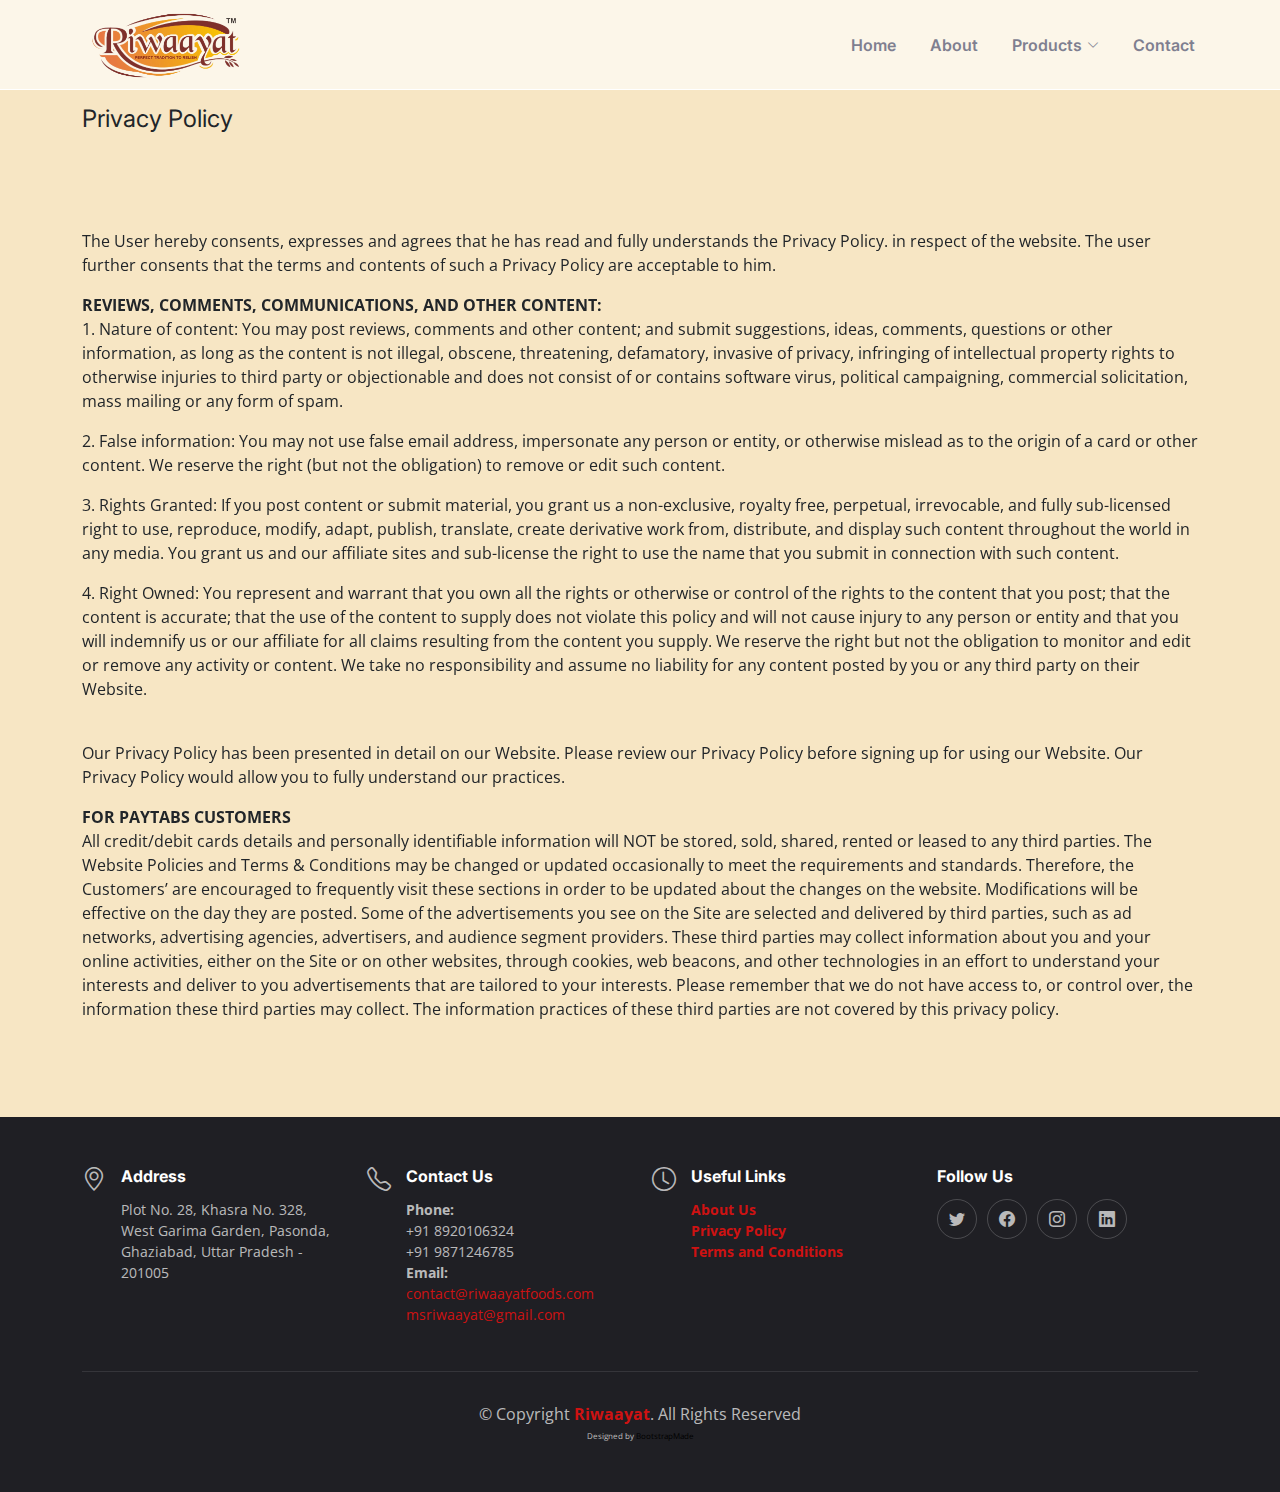
<file: privacy.html>
<!DOCTYPE html>

<html lang="en">



<head>
  <meta charset="utf-8">
  <meta content="width=device-width, initial-scale=1.0" name="viewport">
  <title>Privacy Policy - Riwaayat Foods</title>
  <meta content="" name="description">
  <meta content="" name="keywords">
   <!-- Favicons -->
   <link href="assets/img/favicon-32x32.png" rel="icon">
   <link href="assets/img/apple-touch-icon.png" rel="apple-touch-icon">
  <!-- Google Fonts -->
  <link rel="preconnect" href="https://fonts.googleapis.com">
  <link rel="preconnect" href="https://fonts.gstatic.com" crossorigin>
  <link href="https://fonts.googleapis.com/css2?family=Open+Sans:ital,wght@0,300;0,400;0,500;0,600;0,700;1,300;1,400;1,600;1,700&family=Amatic+SC:ital,wght@0,300;0,400;0,500;0,600;0,700;1,300;1,400;1,500;1,600;1,700&family=Inter:ital,wght@0,300;0,400;0,500;0,600;0,700;1,300;1,400;1,500;1,600;1,700&display=swap" rel="stylesheet">
  <!-- Vendor CSS Files -->
  <link href="assets/vendor/bootstrap/css/bootstrap.min.css" rel="stylesheet">
  <link href="assets/vendor/bootstrap-icons/bootstrap-icons.css" rel="stylesheet">
  <link href="assets/vendor/aos/aos.css" rel="stylesheet">
  <link href="assets/vendor/glightbox/css/glightbox.min.css" rel="stylesheet">
  <link href="assets/vendor/swiper/swiper-bundle.min.css" rel="stylesheet">
  <!-- Template Main CSS File -->
  <link href="assets/css/main.css" rel="stylesheet">
</head>
<body>
  <!-- ======= Header ======= -->
  <header id="header" class="header fixed-top d-flex align-items-center">
    <div class="container d-flex align-items-center justify-content-between">
      <a href="index.html" class="logo d-flex align-items-center me-auto me-lg-0">
        <!-- Uncomment the line below if you also wish to use an image logo -->
        <img src="assets/img/logo.png" alt="">
		<!-- <h1>Riwaayat<span>.</span></h1> -->
      </a>
      <nav id="navbar" class="navbar">
        <ul>
          <li><a href="index.html">Home</a></li>
          <li><a href="about.html">About</a></li>
          <li class="dropdown"><a href="#"><span>Products</span> <i class="bi bi-chevron-down dropdown-indicator"></i></a>
            <ul>
              <li><a href="arabian-sweets.html">Arabian Sweets</a></li>
              <li><a href="expression-of-elegance.html">Expression of Elegance</a></li>
              <li><a href="cravebites-cookies.html">Cravebites Cookies</a></li>
              <li><a href="traditional-fusion-treats.html">Traditional Fusion Treats</a></li>
              <li><a href="berrylicious-bites.html">Berrylicious Bites</a></li>
              <li><a href="dazzledate-delight.html">DazzleDate Delight</a></li>
              <li><a href="wallyNutrilicious-delights.html">WallyNutrilicious Delights</a></li>
              <li><a href="frumond-treats.html">Frumond Treats</a></li>
              <li><a href="nuttylicious-wonders.html">Nuttylicious Wonders</a></li>
            </ul>
          </li>
          <li><a href="index.html#contact">Contact</a></li>
        </ul>
      </nav><!-- .navbar -->
      <i class="mobile-nav-toggle mobile-nav-show bi bi-list"></i>
      <i class="mobile-nav-toggle mobile-nav-hide d-none bi bi-x"></i>
    </div>
  </header><!-- End Header -->
  <main id="main">
    <!-- ======= Breadcrumbs ======= -->
    <div class="breadcrumbs">
      <div class="container">
        <div class="d-flex justify-content-between align-items-center">
          <h2>Privacy Policy</h2>
        </div>
      </div>
    </div><!-- End Breadcrumbs -->
    <section class="sample-page simple-bg">
      <div class="container" data-aos="fade-up">
	
<p>The User hereby consents, expresses and agrees that he has read and fully understands the Privacy Policy. in respect of the website. The user further consents that the terms and contents of such a Privacy Policy are acceptable to him.</p>

<b>REVIEWS, COMMENTS, COMMUNICATIONS, AND OTHER CONTENT:</b>

<p>1. Nature of content: You may post reviews, comments and other content; and submit suggestions, ideas, comments, questions or other information, as long as the content is not illegal, obscene, threatening, defamatory, invasive of privacy, infringing of intellectual property rights to otherwise injuries to third party or objectionable and does not consist of or contains software virus, political campaigning, commercial solicitation, mass mailing or any form of spam.</P>
<p>2. False information: You may not use false email address, impersonate any person or entity, or otherwise mislead as to the origin of a card or other content. We reserve the right (but not the obligation) to remove or edit such content.</p>
<p>3. Rights Granted: If you post content or submit material, you grant us a non-exclusive, royalty free, perpetual, irrevocable, and fully sub-licensed right to use, reproduce, modify, adapt, publish, translate, create derivative work from, distribute, and display such content throughout the world in any media. You grant us and our affiliate sites and sub-license the right to use the name that you submit in connection with such content.</p>
<p>4. Right Owned: You represent and warrant that you own all the rights or otherwise or control of the rights to the content that you post; that the content is accurate; that the use of the content to supply does not violate this policy and will not cause injury to any person or entity and that you will indemnify us or our affiliate for all claims resulting from the content you supply. We reserve the right but not the obligation to monitor and edit or remove any activity or content. We take no responsibility and assume no liability for any content posted by you or any third party on their Website.</p>
<br />
<p>Our Privacy Policy has been presented in detail on our Website. Please review our Privacy Policy before signing up for using our Website. Our Privacy Policy would allow you to fully understand our practices.</p>

<b>FOR PAYTABS CUSTOMERS</b>

<p>All credit/debit cards details and personally identifiable information will NOT be stored, sold, shared, rented or leased to any third parties. The Website Policies and Terms & Conditions may be changed or updated occasionally to meet the requirements and standards. Therefore, the Customers’ are encouraged to frequently visit these sections in order to be updated about the changes on the website. Modifications will be effective on the day they are posted. Some of the advertisements you see on the Site are selected and delivered by third parties, such as ad networks, advertising agencies, advertisers, and audience segment providers. These third parties may collect information about you and your online activities, either on the Site or on other websites, through cookies, web beacons, and other technologies in an effort to understand your interests and deliver to you advertisements that are tailored to your interests. Please remember that we do not have access to, or control over, the information these third parties may collect. The information practices of these third parties are not covered by this privacy policy.</p>

  </div>
    </section>
  </main><!-- End #main -->
  <!-- ======= Footer ======= -->
  <footer id="footer" class="footer">
    <div class="container">
      <div class="row gy-3">
        <div class="col-lg-3 col-md-6 d-flex">
          <i class="bi bi-geo-alt icon"></i>
          <div>
            <h4>Address</h4>
            <p>
              Plot No. 28, Khasra No. 328, West Garima Garden, Pasonda,<br>
              Ghaziabad, Uttar Pradesh - 201005 <br>
            </p>
          </div>
        </div>
        <div class="col-lg-3 col-md-6 footer-links d-flex">
          <i class="bi bi-telephone icon"></i>
          <div>
            <h4>Contact Us</h4>
            <p>
			    <strong>Phone:</strong><br> +91 8920106324<br>
              						        +91 9871246785<br>											<strong>Email:</strong><br> <a href="mailto:contact@riwaayatfoods.com">contact@riwaayatfoods.com</a><br>
			<a href="mailto:msriwaayat@gmail.com">msriwaayat@gmail.com</a><br>
            </p>
          </div>
        </div>
        <div class="col-lg-3 col-md-6 footer-links d-flex">
          <i class="bi bi-clock icon"></i>
          <div>
            <h4>Useful Links</h4>
            <p>
			<strong><a href="about.html">About Us</a></strong><br>
			<strong><a href="privacy.html">Privacy Policy</a></strong><br>
			<strong><a href="tos.html">Terms and Conditions</a></strong><br>
            </p>
          </div>
        </div>
        <div class="col-lg-3 col-md-6 footer-links">
          <h4>Follow Us</h4>
          <div class="social-links d-flex">
            <a href="https://twitter.com/riwaayatfoods" class="twitter"><i class="bi bi-twitter"></i></a>
            <a href="https://www.facebook.com/riwaayatfoods" class="facebook"><i class="bi bi-facebook"></i></a>
            <a href="https://www.instagram.com/riwaayatfoods/" class="instagram"><i class="bi bi-instagram"></i></a>
            <a href="https://www.linkedin.com/company/riwaayat-foods/" class="linkedin"><i class="bi bi-linkedin"></i></a>
          </div>
        </div>
      </div>
    </div>
    <div class="container">
      <div class="copyright">
		  &copy; Copyright <strong><span><a href="https://www.riwaayatfoods.com">Riwaayat</a></span></strong>. All Rights Reserved
      </div>
      <div class="credits">
		Designed by <a href="https://bootstrapmade.com/">BootstrapMade</a>
      </div>
    </div>
  </footer><!-- End Footer -->
  <!-- End Footer -->

  <a href="#" class="scroll-top d-flex align-items-center justify-content-center"><i class="bi bi-arrow-up-short"></i></a>

  <div id="preloader"></div>

  <!-- Vendor JS Files -->

  <script src="assets/vendor/bootstrap/js/bootstrap.bundle.min.js"></script>
  <script src="assets/vendor/aos/aos.js"></script>
  <script src="assets/vendor/glightbox/js/glightbox.min.js"></script>
  <script src="assets/vendor/purecounter/purecounter_vanilla.js"></script>
  <script src="assets/vendor/swiper/swiper-bundle.min.js"></script>
  <script src="assets/vendor/php-email-form/validate.js"></script>

  <!-- Template Main JS File -->

  <script src="assets/js/main.js"></script>
</body>
</html>
</file>
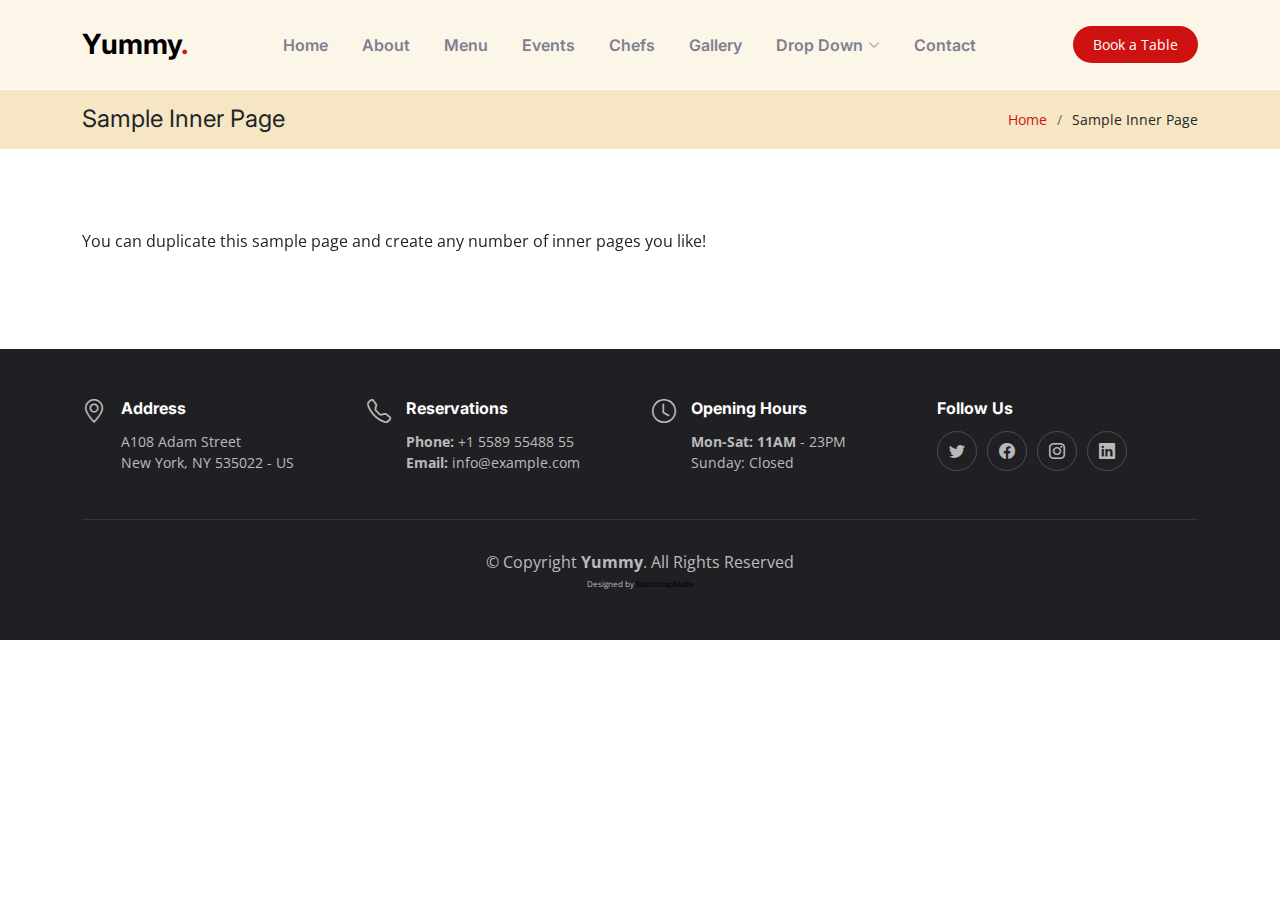
<file: sample-inner-page.html>
<!DOCTYPE html>
<html lang="en">

<head>
  <meta charset="utf-8">
  <meta content="width=device-width, initial-scale=1.0" name="viewport">

  <title>[Template] Sample Inner Page</title>
  <meta content="" name="description">
  <meta content="" name="keywords">

  <!-- Favicons -->
  <link href="assets/img/favicon.png" rel="icon">
  <link href="assets/img/apple-touch-icon.png" rel="apple-touch-icon">

  <!-- Google Fonts -->
  <link rel="preconnect" href="https://fonts.googleapis.com">
  <link rel="preconnect" href="https://fonts.gstatic.com" crossorigin>
  <link href="https://fonts.googleapis.com/css2?family=Open+Sans:ital,wght@0,300;0,400;0,500;0,600;0,700;1,300;1,400;1,600;1,700&family=Amatic+SC:ital,wght@0,300;0,400;0,500;0,600;0,700;1,300;1,400;1,500;1,600;1,700&family=Inter:ital,wght@0,300;0,400;0,500;0,600;0,700;1,300;1,400;1,500;1,600;1,700&display=swap" rel="stylesheet">

  <!-- Vendor CSS Files -->
  <link href="assets/vendor/bootstrap/css/bootstrap.min.css" rel="stylesheet">
  <link href="assets/vendor/bootstrap-icons/bootstrap-icons.css" rel="stylesheet">
  <link href="assets/vendor/aos/aos.css" rel="stylesheet">
  <link href="assets/vendor/glightbox/css/glightbox.min.css" rel="stylesheet">
  <link href="assets/vendor/swiper/swiper-bundle.min.css" rel="stylesheet">

  <!-- Template Main CSS File -->
  <link href="assets/css/main.css" rel="stylesheet">

  <!-- =======================================================
  * Template Name: Yummy
  * Updated: Mar 10 2023 with Bootstrap v5.2.3
  * Template URL: https://bootstrapmade.com/yummy-bootstrap-restaurant-website-template/
  * Author: BootstrapMade.com
  * License: https://bootstrapmade.com/license/
  ======================================================== -->
</head>

<body>

  <!-- ======= Header ======= -->
  <header id="header" class="header fixed-top d-flex align-items-center">
    <div class="container d-flex align-items-center justify-content-between">

      <a href="index.html" class="logo d-flex align-items-center me-auto me-lg-0">
        <!-- Uncomment the line below if you also wish to use an image logo -->
        <!-- <img src="assets/img/logo.png" alt=""> -->
        <h1>Yummy<span>.</span></h1>
      </a>

      <nav id="navbar" class="navbar">
        <ul>
          <li><a href="#hero">Home</a></li>
          <li><a href="#about">About</a></li>
          <li><a href="#menu">Menu</a></li>
          <li><a href="#events">Events</a></li>
          <li><a href="#chefs">Chefs</a></li>
          <li><a href="#gallery">Gallery</a></li>
          <li class="dropdown"><a href="#"><span>Drop Down</span> <i class="bi bi-chevron-down dropdown-indicator"></i></a>
            <ul>
              <li><a href="#">Drop Down 1</a></li>
              <li class="dropdown"><a href="#"><span>Deep Drop Down</span> <i class="bi bi-chevron-down dropdown-indicator"></i></a>
                <ul>
                  <li><a href="#">Deep Drop Down 1</a></li>
                  <li><a href="#">Deep Drop Down 2</a></li>
                  <li><a href="#">Deep Drop Down 3</a></li>
                  <li><a href="#">Deep Drop Down 4</a></li>
                  <li><a href="#">Deep Drop Down 5</a></li>
                </ul>
              </li>
              <li><a href="#">Drop Down 2</a></li>
              <li><a href="#">Drop Down 3</a></li>
              <li><a href="#">Drop Down 4</a></li>
            </ul>
          </li>
          <li><a href="#contact">Contact</a></li>
        </ul>
      </nav><!-- .navbar -->

      <a class="btn-book-a-table" href="#book-a-table">Book a Table</a>
      <i class="mobile-nav-toggle mobile-nav-show bi bi-list"></i>
      <i class="mobile-nav-toggle mobile-nav-hide d-none bi bi-x"></i>

    </div>
  </header><!-- End Header -->

  <main id="main">

    <!-- ======= Breadcrumbs ======= -->
    <div class="breadcrumbs">
      <div class="container">

        <div class="d-flex justify-content-between align-items-center">
          <h2>Sample Inner Page</h2>
          <ol>
            <li><a href="index.html">Home</a></li>
            <li>Sample Inner Page</li>
          </ol>
        </div>

      </div>
    </div><!-- End Breadcrumbs -->

    <section class="sample-page">
      <div class="container" data-aos="fade-up">

        <p>
          You can duplicate this sample page and create any number of inner pages you like!
        </p>

      </div>
    </section>

  </main><!-- End #main -->

  <!-- ======= Footer ======= -->
  <footer id="footer" class="footer">

    <div class="container">
      <div class="row gy-3">
        <div class="col-lg-3 col-md-6 d-flex">
          <i class="bi bi-geo-alt icon"></i>
          <div>
            <h4>Address</h4>
            <p>
              A108 Adam Street <br>
              New York, NY 535022 - US<br>
            </p>
          </div>

        </div>

        <div class="col-lg-3 col-md-6 footer-links d-flex">
          <i class="bi bi-telephone icon"></i>
          <div>
            <h4>Reservations</h4>
            <p>
              <strong>Phone:</strong> +1 5589 55488 55<br>
              <strong>Email:</strong> info@example.com<br>
            </p>
          </div>
        </div>

        <div class="col-lg-3 col-md-6 footer-links d-flex">
          <i class="bi bi-clock icon"></i>
          <div>
            <h4>Opening Hours</h4>
            <p>
              <strong>Mon-Sat: 11AM</strong> - 23PM<br>
              Sunday: Closed
            </p>
          </div>
        </div>

        <div class="col-lg-3 col-md-6 footer-links">
          <h4>Follow Us</h4>
          <div class="social-links d-flex">
            <a href="#" class="twitter"><i class="bi bi-twitter"></i></a>
            <a href="#" class="facebook"><i class="bi bi-facebook"></i></a>
            <a href="#" class="instagram"><i class="bi bi-instagram"></i></a>
            <a href="#" class="linkedin"><i class="bi bi-linkedin"></i></a>
          </div>
        </div>

      </div>
    </div>

    <div class="container">
      <div class="copyright">
        &copy; Copyright <strong><span>Yummy</span></strong>. All Rights Reserved
      </div>
      <div class="credits">
        <!-- All the links in the footer should remain intact. -->
        <!-- You can delete the links only if you purchased the pro version. -->
        <!-- Licensing information: https://bootstrapmade.com/license/ -->
        <!-- Purchase the pro version with working PHP/AJAX contact form: https://bootstrapmade.com/yummy-bootstrap-restaurant-website-template/ -->
        Designed by <a href="https://bootstrapmade.com/">BootstrapMade</a>
      </div>
    </div>

  </footer><!-- End Footer -->
  <!-- End Footer -->

  <a href="#" class="scroll-top d-flex align-items-center justify-content-center"><i class="bi bi-arrow-up-short"></i></a>

  <div id="preloader"></div>

  <!-- Vendor JS Files -->
  <script src="assets/vendor/bootstrap/js/bootstrap.bundle.min.js"></script>
  <script src="assets/vendor/aos/aos.js"></script>
  <script src="assets/vendor/glightbox/js/glightbox.min.js"></script>
  <script src="assets/vendor/purecounter/purecounter_vanilla.js"></script>
  <script src="assets/vendor/swiper/swiper-bundle.min.js"></script>
  <script src="assets/vendor/php-email-form/validate.js"></script>

  <!-- Template Main JS File -->
  <script src="assets/js/main.js"></script>

</body>

</html>
</file>
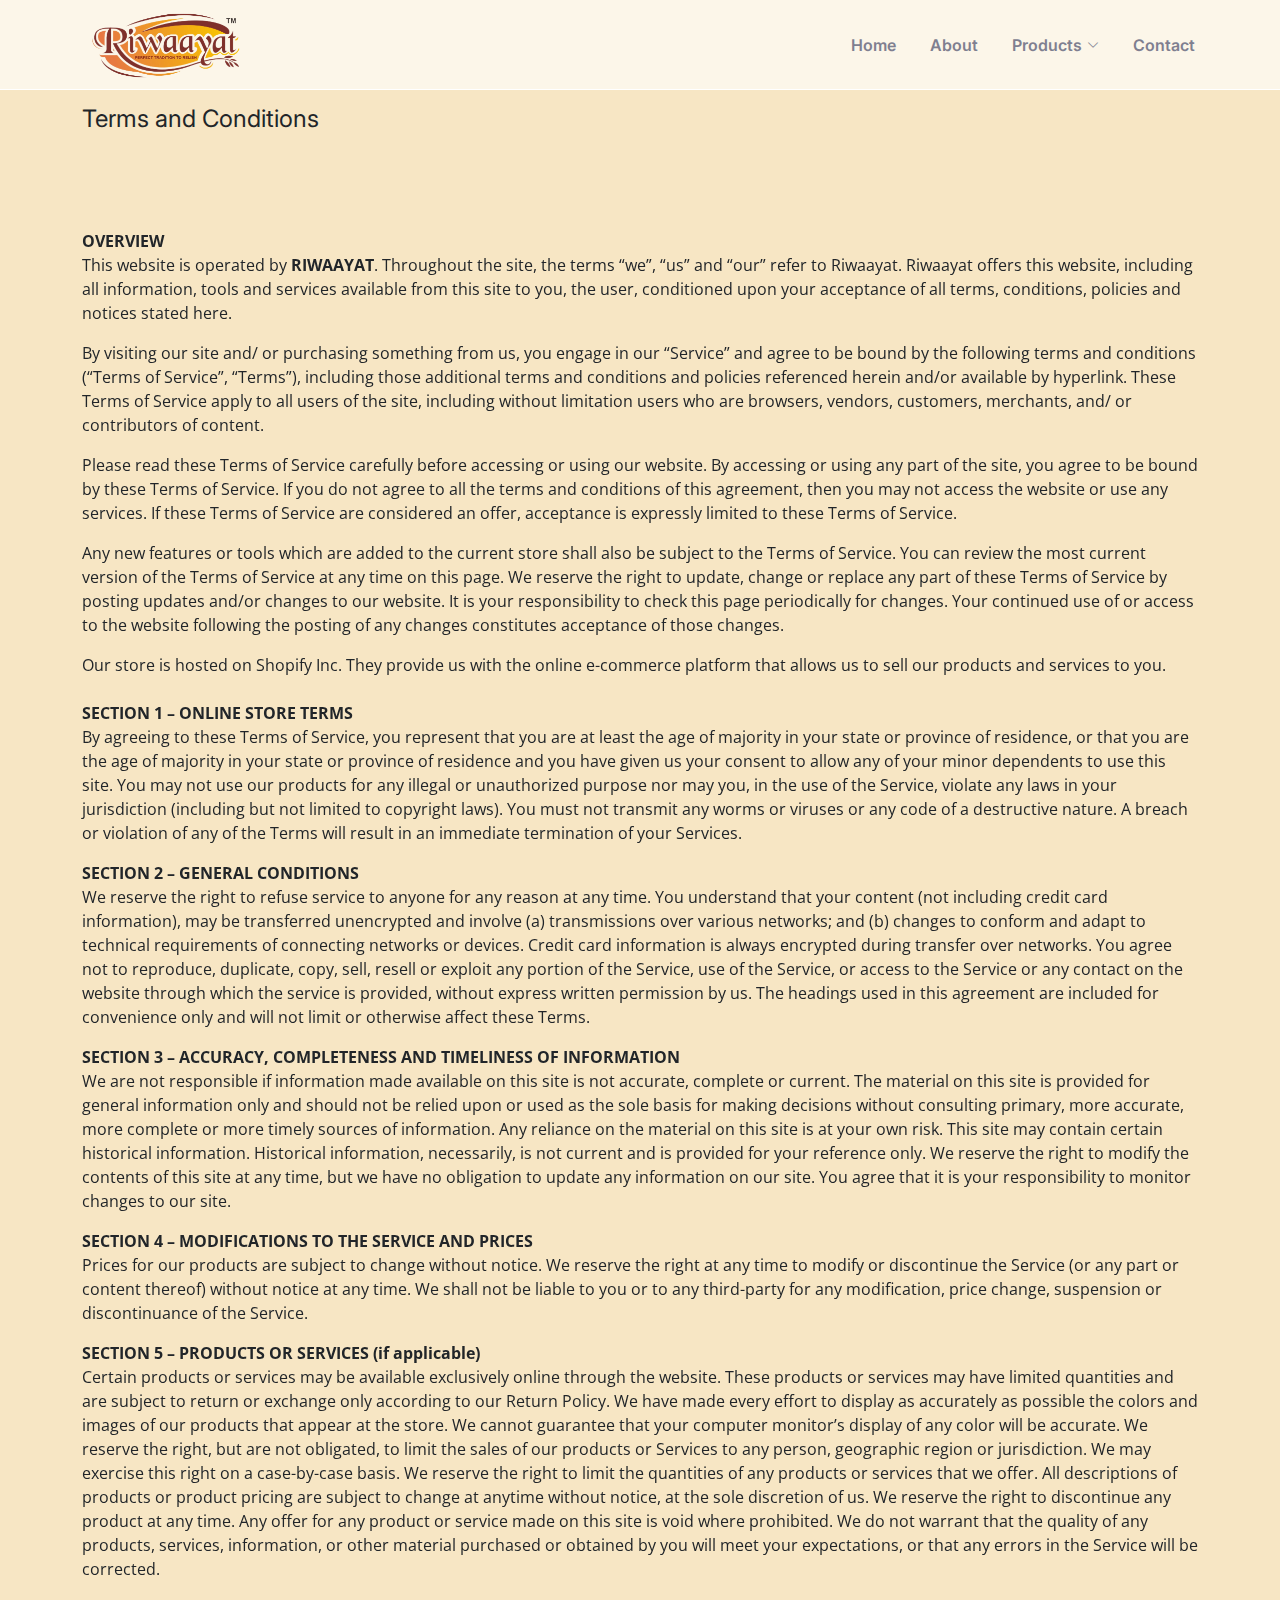
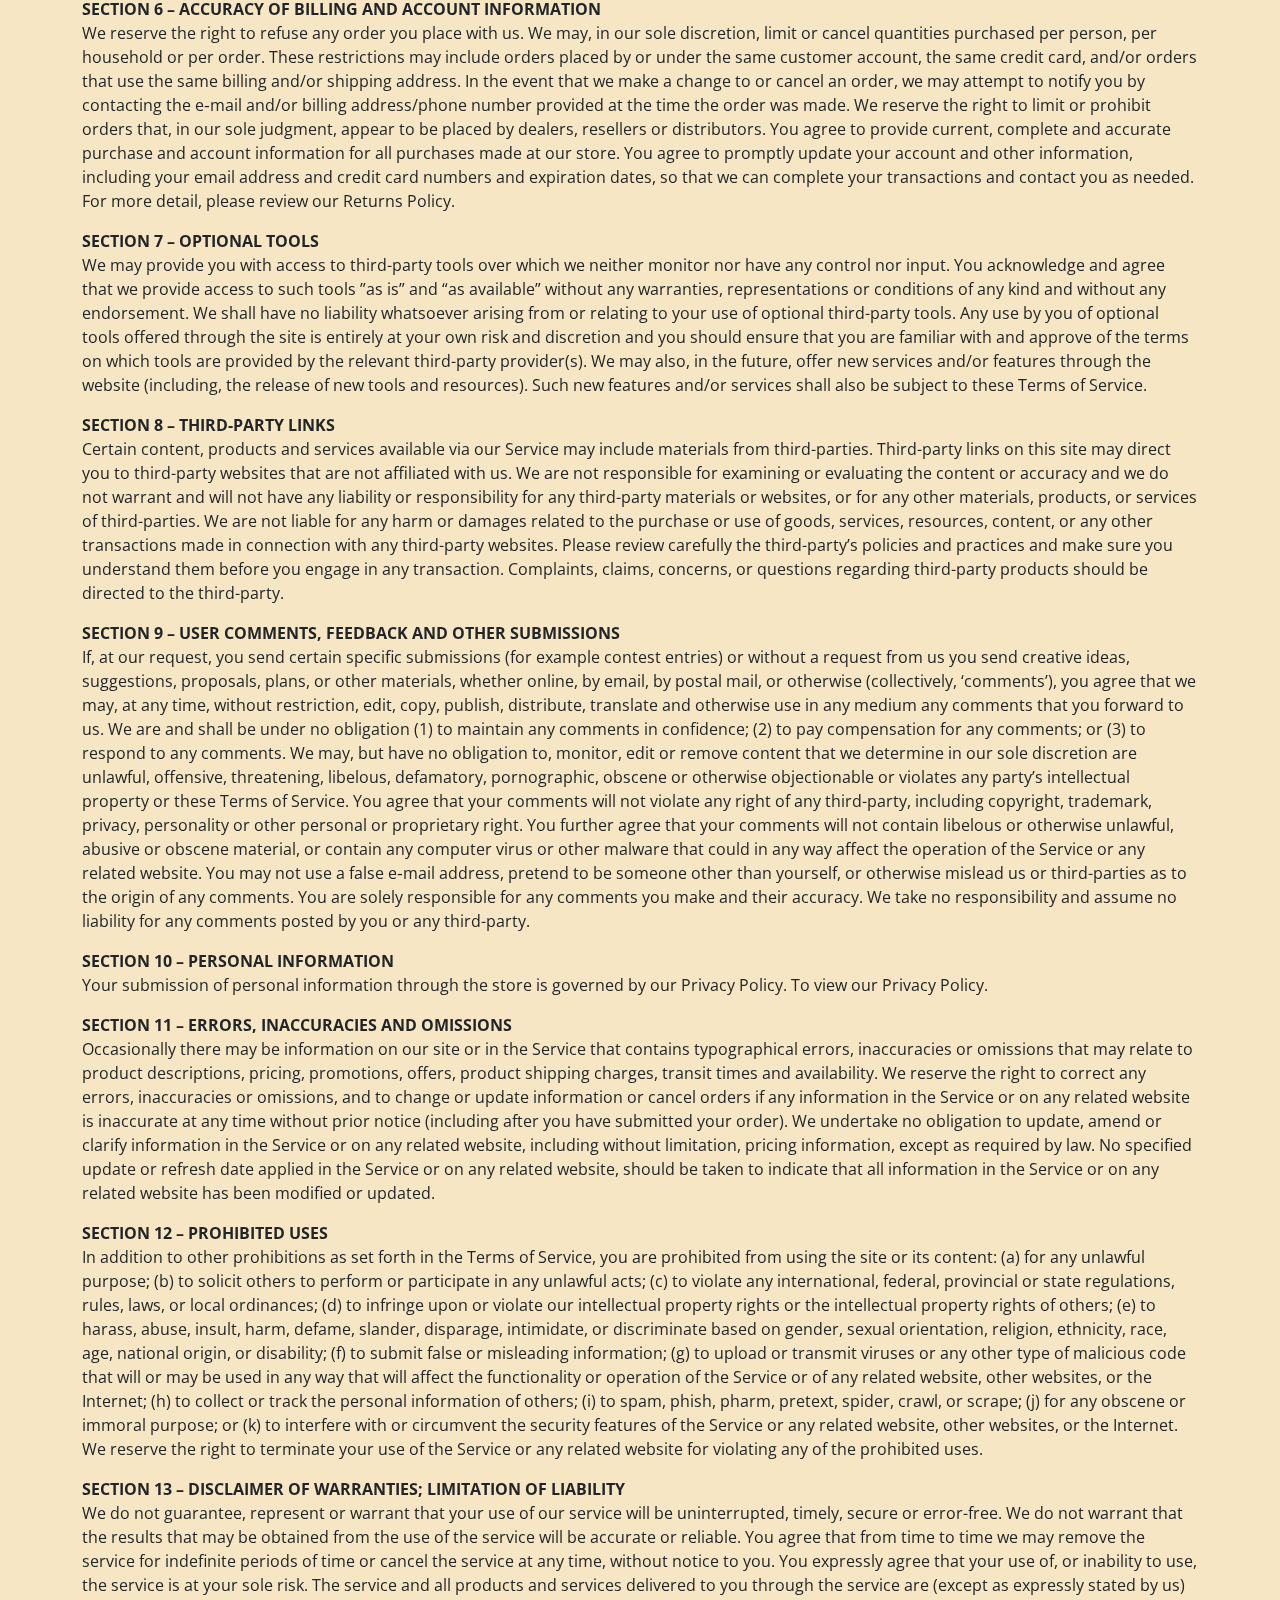
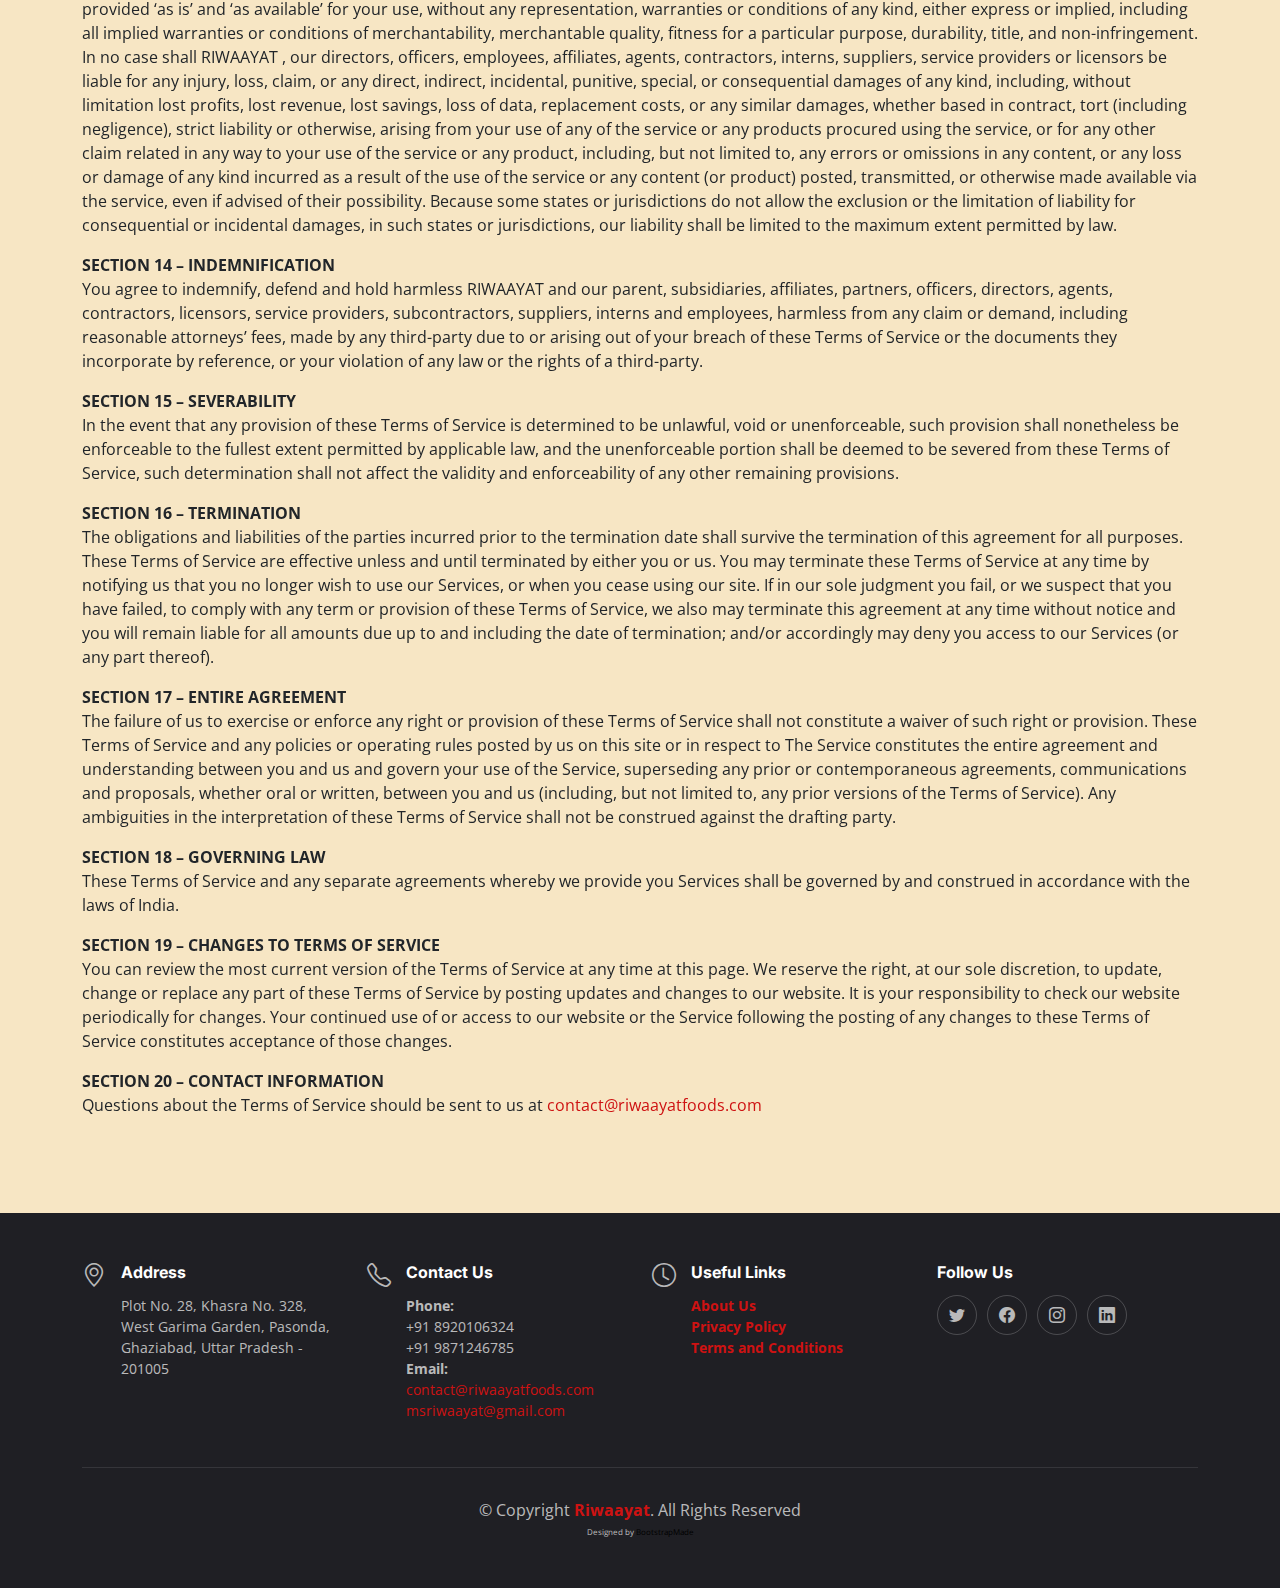
<file: tos.html>
<!DOCTYPE html>
<html lang="en">
<head>
  <meta charset="utf-8">
  <meta content="width=device-width, initial-scale=1.0" name="viewport">
  <title>Terms and Conditions - Riwaayat Foods</title>
  <meta content="" name="description">
  <meta content="" name="keywords">
  <!-- Favicons -->
  <link href="assets/img/favicon-32x32.png" rel="icon">
  <link href="assets/img/apple-touch-icon.png" rel="apple-touch-icon">
  <!-- Google Fonts -->
  <link rel="preconnect" href="https://fonts.googleapis.com">
  <link rel="preconnect" href="https://fonts.gstatic.com" crossorigin>
  <link href="https://fonts.googleapis.com/css2?family=Open+Sans:ital,wght@0,300;0,400;0,500;0,600;0,700;1,300;1,400;1,600;1,700&family=Amatic+SC:ital,wght@0,300;0,400;0,500;0,600;0,700;1,300;1,400;1,500;1,600;1,700&family=Inter:ital,wght@0,300;0,400;0,500;0,600;0,700;1,300;1,400;1,500;1,600;1,700&display=swap" rel="stylesheet">
  <!-- Vendor CSS Files -->
  <link href="assets/vendor/bootstrap/css/bootstrap.min.css" rel="stylesheet">
  <link href="assets/vendor/bootstrap-icons/bootstrap-icons.css" rel="stylesheet">
  <link href="assets/vendor/aos/aos.css" rel="stylesheet">
  <link href="assets/vendor/glightbox/css/glightbox.min.css" rel="stylesheet">
  <link href="assets/vendor/swiper/swiper-bundle.min.css" rel="stylesheet">
  <!-- Template Main CSS File -->
  <link href="assets/css/main.css" rel="stylesheet">
</head>
<body>
  <!-- ======= Header ======= -->
  <header id="header" class="header fixed-top d-flex align-items-center">
    <div class="container d-flex align-items-center justify-content-between">
      <a href="index.html" class="logo d-flex align-items-center me-auto me-lg-0">
        <!-- Uncomment the line below if you also wish to use an image logo -->
        <img src="assets/img/logo.png" alt="">
		<!-- <h1>Riwaayat<span>.</span></h1> -->
      </a>
      <nav id="navbar" class="navbar">
        <ul>
          <li><a href="index.html">Home</a></li>
          <li><a href="about.html">About</a></li>
          <li class="dropdown"><a href="#"><span>Products</span> <i class="bi bi-chevron-down dropdown-indicator"></i></a>
            <ul>
              <li><a href="arabian-sweets.html">Arabian Sweets</a></li>
              <li><a href="expression-of-elegance.html">Expression of Elegance</a></li>
              <li><a href="cravebites-cookies.html">Cravebites Cookies</a></li>
              <li><a href="traditional-fusion-treats.html">Traditional Fusion Treats</a></li>
              <li><a href="berrylicious-bites.html">Berrylicious Bites</a></li>
              <li><a href="dazzledate-delight.html">DazzleDate Delight</a></li>
              <li><a href="wallyNutrilicious-delights.html">WallyNutrilicious Delights</a></li>
              <li><a href="frumond-treats.html">Frumond Treats</a></li>
              <li><a href="nuttylicious-wonders.html">Nuttylicious Wonders</a></li>
            </ul>
          </li>
          <li><a href="index.html#contact">Contact</a></li>
        </ul>
      </nav><!-- .navbar -->
      <i class="mobile-nav-toggle mobile-nav-show bi bi-list"></i>
      <i class="mobile-nav-toggle mobile-nav-hide d-none bi bi-x"></i>
    </div>
  </header><!-- End Header -->
  <main id="main">
    <!-- ======= Breadcrumbs ======= -->
    <div class="breadcrumbs">
      <div class="container">
        <div class="d-flex justify-content-between align-items-center">
          <h2>Terms and Conditions</h2>
        </div>
      </div>
    </div><!-- End Breadcrumbs -->
    <section class="sample-page simple-bg">
      <div class="container" data-aos="fade-up">
		  <b>OVERVIEW</b>
		  <p>This website is operated by <b>RIWAAYAT</b>. Throughout the site, the terms “we”, “us” and “our” refer to Riwaayat. Riwaayat offers this website, including all information, tools and services available from this site to you, the user, conditioned upon your acceptance of all terms, conditions, policies and notices stated here.</p>

<p>By visiting our site and/ or purchasing something from us, you engage in our “Service” and agree to be bound by the following terms and conditions (“Terms of Service”, “Terms”), including those additional terms and conditions and policies referenced herein and/or available by hyperlink. These Terms of Service apply to all users of the site, including without limitation users who are browsers, vendors, customers, merchants, and/ or contributors of content.</p>

<p>Please read these Terms of Service carefully before accessing or using our website. By accessing or using any part of the site, you agree to be bound by these Terms of Service. If you do not agree to all the terms and conditions of this agreement, then you may not access the website or use any services. If these Terms of Service are considered an offer, acceptance is expressly limited to these Terms of Service.</p>

<p>Any new features or tools which are added to the current store shall also be subject to the Terms of Service. You can review the most current version of the Terms of Service at any time on this page. We reserve the right to update, change or replace any part of these Terms of Service by posting updates and/or changes to our website. It is your responsibility to check this page periodically for changes. Your continued use of or access to the website following the posting of any changes constitutes acceptance of those changes.</p>

Our store is hosted on Shopify Inc. They provide us with the online e-commerce platform that allows us to sell our products and services to you.<br /><br />

<b>SECTION 1 – ONLINE STORE TERMS</b>
<p>By agreeing to these Terms of Service, you represent that you are at least the age of majority in your state or province of residence, or that you are the age of majority in your state or province of residence and you have given us your consent to allow any of your minor dependents to use this site.
You may not use our products for any illegal or unauthorized purpose nor may you, in the use of the Service, violate any laws in your jurisdiction (including but not limited to copyright laws).
You must not transmit any worms or viruses or any code of a destructive nature.
A breach or violation of any of the Terms will result in an immediate termination of your Services.</p>

<b>SECTION 2 – GENERAL CONDITIONS</b>
<p>We reserve the right to refuse service to anyone for any reason at any time.
You understand that your content (not including credit card information), may be transferred unencrypted and involve (a) transmissions over various networks; and (b) changes to conform and adapt to technical requirements of connecting networks or devices. Credit card information is always encrypted during transfer over networks.
You agree not to reproduce, duplicate, copy, sell, resell or exploit any portion of the Service, use of the Service, or access to the Service or any contact on the website through which the service is provided, without express written permission by us.
The headings used in this agreement are included for convenience only and will not limit or otherwise affect these Terms.</p>

<b>SECTION 3 – ACCURACY, COMPLETENESS AND TIMELINESS OF INFORMATION</b>
<p>We are not responsible if information made available on this site is not accurate, complete or current. The material on this site is provided for general information only and should not be relied upon or used as the sole basis for making decisions without consulting primary, more accurate, more complete or more timely sources of information. Any reliance on the material on this site is at your own risk.
This site may contain certain historical information. Historical information, necessarily, is not current and is provided for your reference only. We reserve the right to modify the contents of this site at any time, but we have no obligation to update any information on our site. You agree that it is your responsibility to monitor changes to our site.</p>

<b>SECTION 4 – MODIFICATIONS TO THE SERVICE AND PRICES</b>
<p>Prices for our products are subject to change without notice.
We reserve the right at any time to modify or discontinue the Service (or any part or content thereof) without notice at any time.
We shall not be liable to you or to any third-party for any modification, price change, suspension or discontinuance of the Service.</p>

<b>SECTION 5 – PRODUCTS OR SERVICES (if applicable)</b>
<p>Certain products or services may be available exclusively online through the website. These products or services may have limited quantities and are subject to return or exchange only according to our Return Policy.
We have made every effort to display as accurately as possible the colors and images of our products that appear at the store. We cannot guarantee that your computer monitor’s display of any color will be accurate.
We reserve the right, but are not obligated, to limit the sales of our products or Services to any person, geographic region or jurisdiction. We may exercise this right on a case-by-case basis. We reserve the right to limit the quantities of any products or services that we offer. All descriptions of products or product pricing are subject to change at anytime without notice, at the sole discretion of us. We reserve the right to discontinue any product at any time. Any offer for any product or service made on this site is void where prohibited.
We do not warrant that the quality of any products, services, information, or other material purchased or obtained by you will meet your expectations, or that any errors in the Service will be corrected.</p>

<b>SECTION 6 – ACCURACY OF BILLING AND ACCOUNT INFORMATION</b>
<p>We reserve the right to refuse any order you place with us. We may, in our sole discretion, limit or cancel quantities purchased per person, per household or per order. These restrictions may include orders placed by or under the same customer account, the same credit card, and/or orders that use the same billing and/or shipping address. In the event that we make a change to or cancel an order, we may attempt to notify you by contacting the e‑mail and/or billing address/phone number provided at the time the order was made. We reserve the right to limit or prohibit orders that, in our sole judgment, appear to be placed by dealers, resellers or distributors.

You agree to provide current, complete and accurate purchase and account information for all purchases made at our store. You agree to promptly update your account and other information, including your email address and credit card numbers and expiration dates, so that we can complete your transactions and contact you as needed.

For more detail, please review our Returns Policy.</p>

<b>SECTION 7 – OPTIONAL TOOLS</b>
<p>We may provide you with access to third-party tools over which we neither monitor nor have any control nor input.
You acknowledge and agree that we provide access to such tools ”as is” and “as available” without any warranties, representations or conditions of any kind and without any endorsement. We shall have no liability whatsoever arising from or relating to your use of optional third-party tools.
Any use by you of optional tools offered through the site is entirely at your own risk and discretion and you should ensure that you are familiar with and approve of the terms on which tools are provided by the relevant third-party provider(s).
We may also, in the future, offer new services and/or features through the website (including, the release of new tools and resources). Such new features and/or services shall also be subject to these Terms of Service.</p>

<b>SECTION 8 – THIRD-PARTY LINKS</b>
<p>Certain content, products and services available via our Service may include materials from third-parties.
Third-party links on this site may direct you to third-party websites that are not affiliated with us. We are not responsible for examining or evaluating the content or accuracy and we do not warrant and will not have any liability or responsibility for any third-party materials or websites, or for any other materials, products, or services of third-parties.
We are not liable for any harm or damages related to the purchase or use of goods, services, resources, content, or any other transactions made in connection with any third-party websites. Please review carefully the third-party’s policies and practices and make sure you understand them before you engage in any transaction. Complaints, claims, concerns, or questions regarding third-party products should be directed to the third-party.</p>

<b>SECTION 9 – USER COMMENTS, FEEDBACK AND OTHER SUBMISSIONS</b>
<p>If, at our request, you send certain specific submissions (for example contest entries) or without a request from us you send creative ideas, suggestions, proposals, plans, or other materials, whether online, by email, by postal mail, or otherwise (collectively, ‘comments’), you agree that we may, at any time, without restriction, edit, copy, publish, distribute, translate and otherwise use in any medium any comments that you forward to us. We are and shall be under no obligation (1) to maintain any comments in confidence; (2) to pay compensation for any comments; or (3) to respond to any comments.
We may, but have no obligation to, monitor, edit or remove content that we determine in our sole discretion are unlawful, offensive, threatening, libelous, defamatory, pornographic, obscene or otherwise objectionable or violates any party’s intellectual property or these Terms of Service.
You agree that your comments will not violate any right of any third-party, including copyright, trademark, privacy, personality or other personal or proprietary right. You further agree that your comments will not contain libelous or otherwise unlawful, abusive or obscene material, or contain any computer virus or other malware that could in any way affect the operation of the Service or any related website. You may not use a false e‑mail address, pretend to be someone other than yourself, or otherwise mislead us or third-parties as to the origin of any comments. You are solely responsible for any comments you make and their accuracy. We take no responsibility and assume no liability for any comments posted by you or any third-party.</p>

<b>SECTION 10 – PERSONAL INFORMATION</b>
<p>Your submission of personal information through the store is governed by our Privacy Policy. To view our Privacy Policy.</p>

<b>SECTION 11 – ERRORS, INACCURACIES AND OMISSIONS</b>
<p>Occasionally there may be information on our site or in the Service that contains typographical errors, inaccuracies or omissions that may relate to product descriptions, pricing, promotions, offers, product shipping charges, transit times and availability. We reserve the right to correct any errors, inaccuracies or omissions, and to change or update information or cancel orders if any information in the Service or on any related website is inaccurate at any time without prior notice (including after you have submitted your order).
We undertake no obligation to update, amend or clarify information in the Service or on any related website, including without limitation, pricing information, except as required by law. No specified update or refresh date applied in the Service or on any related website, should be taken to indicate that all information in the Service or on any related website has been modified or updated.</p>

<b>SECTION 12 – PROHIBITED USES</b>
<p>In addition to other prohibitions as set forth in the Terms of Service, you are prohibited from using the site or its content: (a) for any unlawful purpose; (b) to solicit others to perform or participate in any unlawful acts; (c) to violate any international, federal, provincial or state regulations, rules, laws, or local ordinances; (d) to infringe upon or violate our intellectual property rights or the intellectual property rights of others; (e) to harass, abuse, insult, harm, defame, slander, disparage, intimidate, or discriminate based on gender, sexual orientation, religion, ethnicity, race, age, national origin, or disability; (f) to submit false or misleading information; (g) to upload or transmit viruses or any other type of malicious code that will or may be used in any way that will affect the functionality or operation of the Service or of any related website, other websites, or the Internet; (h) to collect or track the personal information of others; (i) to spam, phish, pharm, pretext, spider, crawl, or scrape; (j) for any obscene or immoral purpose; or (k) to interfere with or circumvent the security features of the Service or any related website, other websites, or the Internet. We reserve the right to terminate your use of the Service or any related website for violating any of the prohibited uses.</p>

<b>SECTION 13 – DISCLAIMER OF WARRANTIES; LIMITATION OF LIABILITY</b>
<p>We do not guarantee, represent or warrant that your use of our service will be uninterrupted, timely, secure or error-free.
We do not warrant that the results that may be obtained from the use of the service will be accurate or reliable.
You agree that from time to time we may remove the service for indefinite periods of time or cancel the service at any time, without notice to you.
You expressly agree that your use of, or inability to use, the service is at your sole risk. The service and all products and services delivered to you through the service are (except as expressly stated by us) provided ‘as is’ and ‘as available’ for your use, without any representation, warranties or conditions of any kind, either express or implied, including all implied warranties or conditions of merchantability, merchantable quality, fitness for a particular purpose, durability, title, and non-infringement.
In no case shall RIWAAYAT , our directors, officers, employees, affiliates, agents, contractors, interns, suppliers, service providers or licensors be liable for any injury, loss, claim, or any direct, indirect, incidental, punitive, special, or consequential damages of any kind, including, without limitation lost profits, lost revenue, lost savings, loss of data, replacement costs, or any similar damages, whether based in contract, tort (including negligence), strict liability or otherwise, arising from your use of any of the service or any products procured using the service, or for any other claim related in any way to your use of the service or any product, including, but not limited to, any errors or omissions in any content, or any loss or damage of any kind incurred as a result of the use of the service or any content (or product) posted, transmitted, or otherwise made available via the service, even if advised of their possibility. Because some states or jurisdictions do not allow the exclusion or the limitation of liability for consequential or incidental damages, in such states or jurisdictions, our liability shall be limited to the maximum extent permitted by law.</p>

<b>SECTION 14 – INDEMNIFICATION</b>
<p>You agree to indemnify, defend and hold harmless RIWAAYAT and our parent, subsidiaries, affiliates, partners, officers, directors, agents, contractors, licensors, service providers, subcontractors, suppliers, interns and employees, harmless from any claim or demand, including reasonable attorneys’ fees, made by any third-party due to or arising out of your breach of these Terms of Service or the documents they incorporate by reference, or your violation of any law or the rights of a third-party.</p>

<b>SECTION 15 – SEVERABILITY</b>
<p>In the event that any provision of these Terms of Service is determined to be unlawful, void or unenforceable, such provision shall nonetheless be enforceable to the fullest extent permitted by applicable law, and the unenforceable portion shall be deemed to be severed from these Terms of Service, such determination shall not affect the validity and enforceability of any other remaining provisions.</p>

<b>SECTION 16 – TERMINATION</b>
<p>The obligations and liabilities of the parties incurred prior to the termination date shall survive the termination of this agreement for all purposes.
These Terms of Service are effective unless and until terminated by either you or us. You may terminate these Terms of Service at any time by notifying us that you no longer wish to use our Services, or when you cease using our site.
If in our sole judgment you fail, or we suspect that you have failed, to comply with any term or provision of these Terms of Service, we also may terminate this agreement at any time without notice and you will remain liable for all amounts due up to and including the date of termination; and/or accordingly may deny you access to our Services (or any part thereof).</p>

<b>SECTION 17 – ENTIRE AGREEMENT</b>
<p>The failure of us to exercise or enforce any right or provision of these Terms of Service shall not constitute a waiver of such right or provision.
These Terms of Service and any policies or operating rules posted by us on this site or in respect to The Service constitutes the entire agreement and understanding between you and us and govern your use of the Service, superseding any prior or contemporaneous agreements, communications and proposals, whether oral or written, between you and us (including, but not limited to, any prior versions of the Terms of Service).
Any ambiguities in the interpretation of these Terms of Service shall not be construed against the drafting party.</p>

<b>SECTION 18 – GOVERNING LAW</b>
<p>These Terms of Service and any separate agreements whereby we provide you Services shall be governed by and construed in accordance with the laws of India.</p>

<b>SECTION 19 – CHANGES TO TERMS OF SERVICE</b>
<p>You can review the most current version of the Terms of Service at any time at this page.
We reserve the right, at our sole discretion, to update, change or replace any part of these Terms of Service by posting updates and changes to our website. It is your responsibility to check our website periodically for changes. Your continued use of or access to our website or the Service following the posting of any changes to these Terms of Service constitutes acceptance of those changes.</p>

<b>SECTION 20 – CONTACT INFORMATION</b>
<p>Questions about the Terms of Service should be sent to us at <a href="mailto:contact@riwaayatfoods.com">contact@riwaayatfoods.com</a></p>
      </div>
    </section>
  </main><!-- End #main -->
  <!-- ======= Footer ======= -->
  <footer id="footer" class="footer">
    <div class="container">
      <div class="row gy-3">
        <div class="col-lg-3 col-md-6 d-flex">
          <i class="bi bi-geo-alt icon"></i>
          <div>
            <h4>Address</h4>
            <p>
              Plot No. 28, Khasra No. 328, West Garima Garden, Pasonda,<br>
              Ghaziabad, Uttar Pradesh - 201005 <br>
            </p>
          </div>
        </div>
        <div class="col-lg-3 col-md-6 footer-links d-flex">
          <i class="bi bi-telephone icon"></i>
          <div>
            <h4>Contact Us</h4>
            <p>
			    <strong>Phone:</strong><br> +91 8920106324<br>
              						        +91 9871246785<br>											<strong>Email:</strong><br> <a href="mailto:contact@riwaayatfoods.com">contact@riwaayatfoods.com</a><br>
			<a href="mailto:msriwaayat@gmail.com">msriwaayat@gmail.com</a><br>
            </p>
          </div>
        </div>
        <div class="col-lg-3 col-md-6 footer-links d-flex">
          <i class="bi bi-clock icon"></i>
          <div>
            <h4>Useful Links</h4>
            <p>
			<strong><a href="about.html">About Us</a></strong><br>
			<strong><a href="privacy.html">Privacy Policy</a></strong><br>
			<strong><a href="tos.html">Terms and Conditions</a></strong><br>
            </p>
          </div>
        </div>
        <div class="col-lg-3 col-md-6 footer-links">
          <h4>Follow Us</h4>
          <div class="social-links d-flex">
            <a href="https://twitter.com/riwaayatfoods" class="twitter"><i class="bi bi-twitter"></i></a>
            <a href="https://www.facebook.com/riwaayatfoods" class="facebook"><i class="bi bi-facebook"></i></a>
            <a href="https://www.instagram.com/riwaayatfoods/" class="instagram"><i class="bi bi-instagram"></i></a>
            <a href="https://www.linkedin.com/company/riwaayat-foods/" class="linkedin"><i class="bi bi-linkedin"></i></a>
          </div>
        </div>
      </div>
    </div>
    <div class="container">
      <div class="copyright">
		  &copy; Copyright <strong><span><a href="https://www.riwaayatfoods.com">Riwaayat</a></span></strong>. All Rights Reserved
      </div>
      <div class="credits">
		Designed by <a href="https://bootstrapmade.com/">BootstrapMade</a>
      </div>
    </div>
  </footer><!-- End Footer -->

  <!-- End Footer -->

  <a href="#" class="scroll-top d-flex align-items-center justify-content-center"><i class="bi bi-arrow-up-short"></i></a>

  <div id="preloader"></div>

  <!-- Vendor JS Files -->
  <script src="assets/vendor/bootstrap/js/bootstrap.bundle.min.js"></script>
  <script src="assets/vendor/aos/aos.js"></script>
  <script src="assets/vendor/glightbox/js/glightbox.min.js"></script>
  <script src="assets/vendor/purecounter/purecounter_vanilla.js"></script>
  <script src="assets/vendor/swiper/swiper-bundle.min.js"></script>
  <script src="assets/vendor/php-email-form/validate.js"></script>

  <!-- Template Main JS File -->
  <script src="assets/js/main.js"></script>
</body>
</html>
</file>
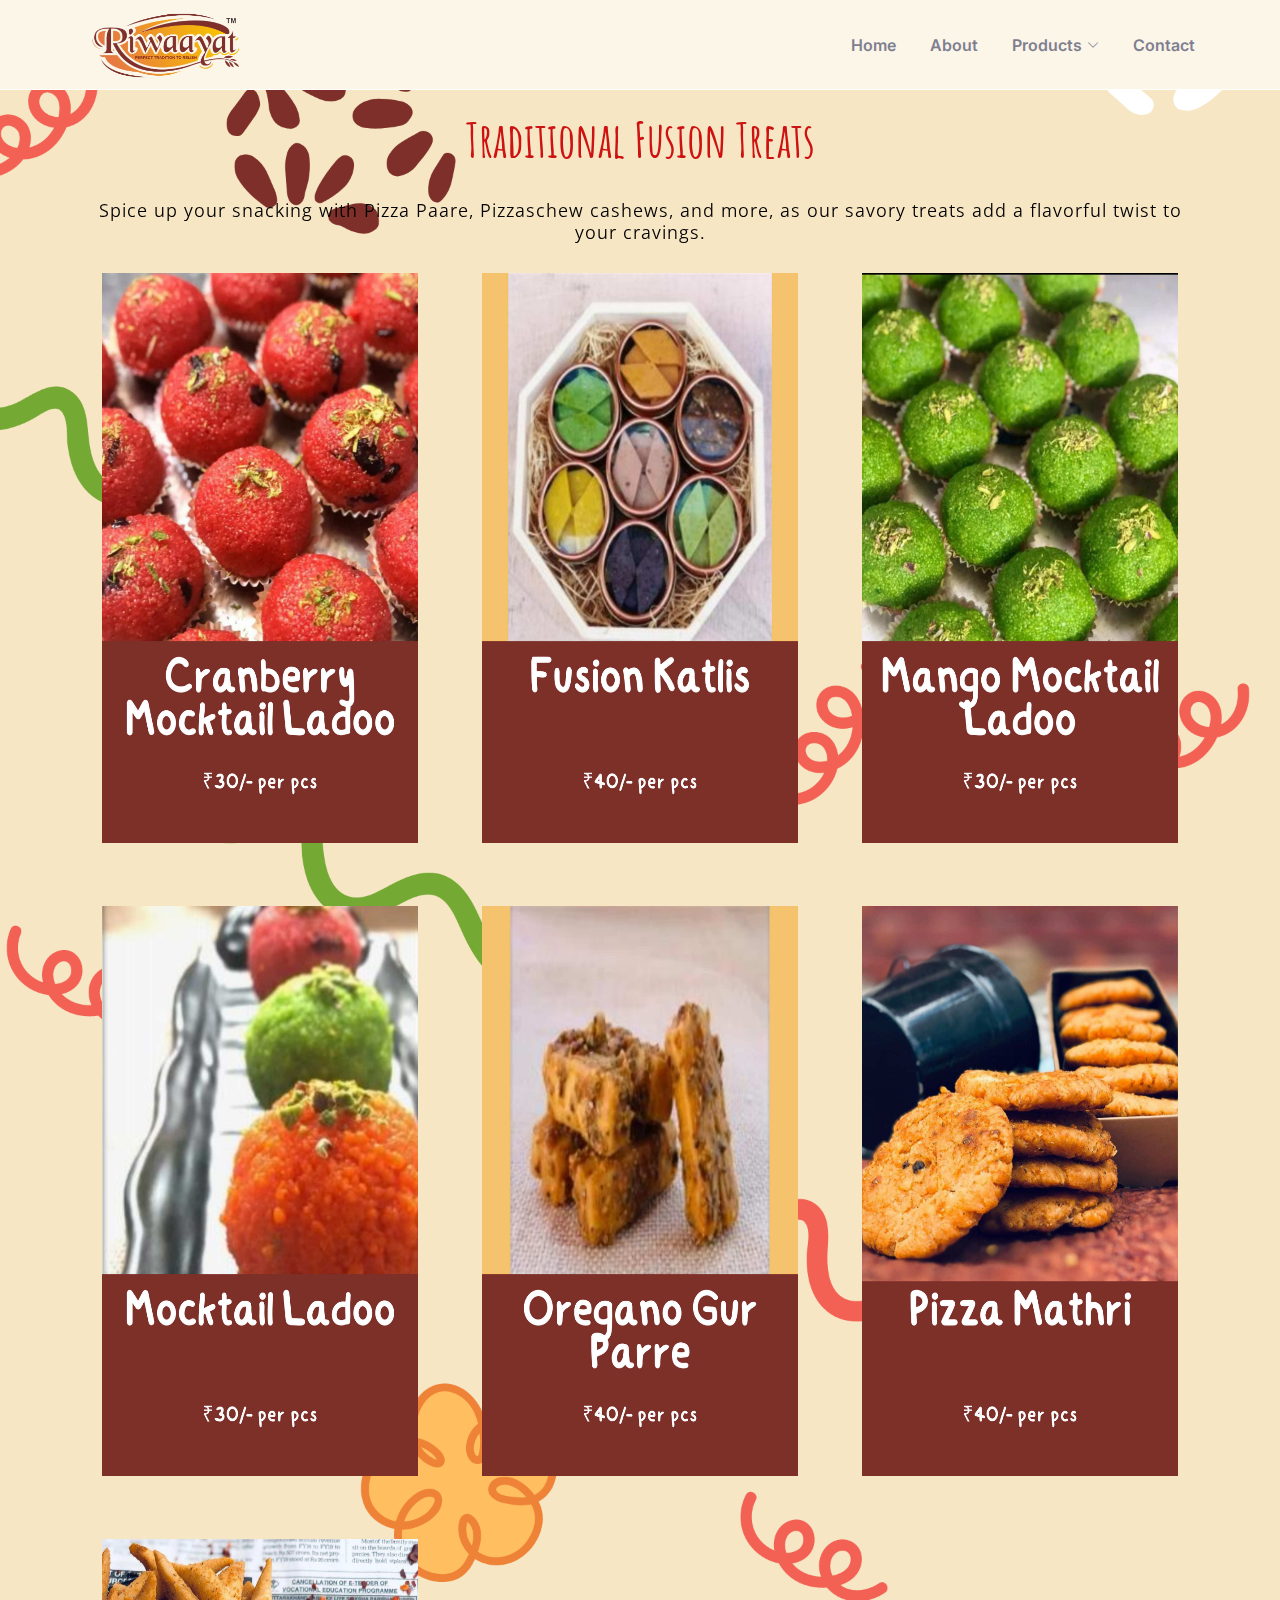
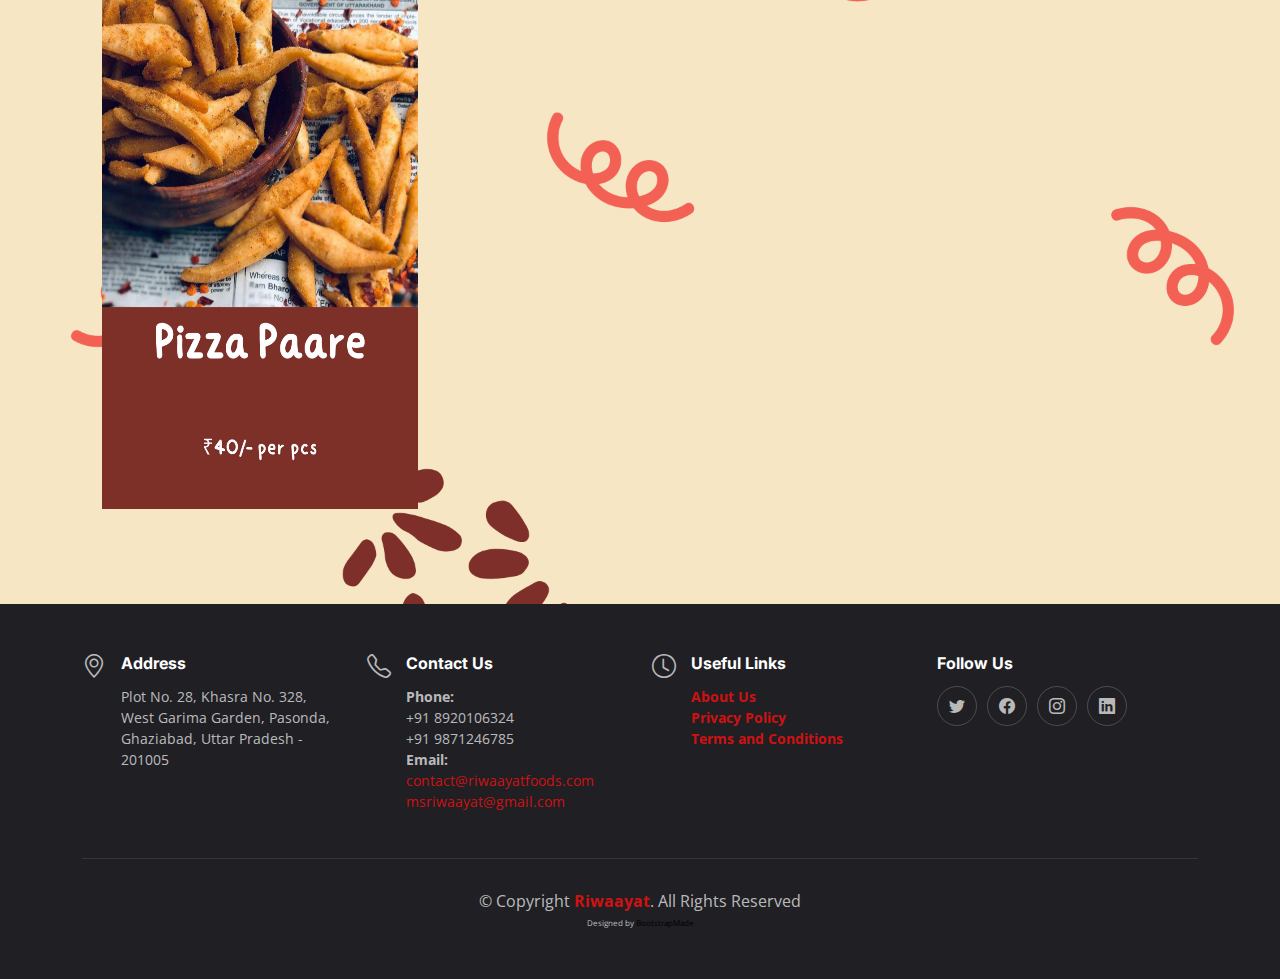
<file: traditional-fusion-treats.html>
<!DOCTYPE html>

<html lang="en">
<head>
  <meta charset="utf-8">
  <meta content="width=device-width, initial-scale=1.0" name="viewport">
  <title>Traditional Fusion Treats - Riwaayat Foods</title>
  <meta content="" name="description">
  <meta content="" name="keywords">
  <!-- Favicons -->
  <link href="assets/img/favicon-32x32.png" rel="icon">
  <link href="assets/img/apple-touch-icon.png" rel="apple-touch-icon">

  <!-- Google Fonts -->
  <link rel="preconnect" href="https://fonts.googleapis.com">
  <link rel="preconnect" href="https://fonts.gstatic.com" crossorigin>
  <link href="https://fonts.googleapis.com/css2?family=Open+Sans:ital,wght@0,300;0,400;0,500;0,600;0,700;1,300;1,400;1,600;1,700&family=Amatic+SC:ital,wght@0,300;0,400;0,500;0,600;0,700;1,300;1,400;1,500;1,600;1,700&family=Inter:ital,wght@0,300;0,400;0,500;0,600;0,700;1,300;1,400;1,500;1,600;1,700&display=swap" rel="stylesheet">


  <!-- Vendor CSS Files -->
  <link href="assets/vendor/bootstrap/css/bootstrap.min.css" rel="stylesheet">
  <link href="assets/vendor/bootstrap-icons/bootstrap-icons.css" rel="stylesheet">
  <link href="assets/vendor/aos/aos.css" rel="stylesheet">
  <link href="assets/vendor/glightbox/css/glightbox.min.css" rel="stylesheet">
  <link href="assets/vendor/swiper/swiper-bundle.min.css" rel="stylesheet">

  <!-- Template Main CSS File -->

  <link href="assets/css/main.css" rel="stylesheet">

</head>

<body>

  <!-- ======= Header ======= -->

  <header id="header" class="header fixed-top d-flex align-items-center">
    <div class="container d-flex align-items-center justify-content-between">
      <a href="index.html" class="logo d-flex align-items-center me-auto me-lg-0">

        <!-- Uncomment the line below if you also wish to use an image logo -->

        <img src="assets/img/logo.png" alt="">
		<!-- <h1>Riwaayat<span>.</span></h1> -->
      </a>
      <nav id="navbar" class="navbar">
        <ul>
          <li><a href="index.html">Home</a></li>
          <li><a href="about.html">About</a></li>
          <li class="dropdown"><a href="#"><span>Products</span> <i class="bi bi-chevron-down dropdown-indicator"></i></a>
            <ul>
              <li><a href="arabian-sweets.html">Arabian Sweets</a></li>
              <li><a href="expression-of-elegance.html">Expression of Elegance</a></li>
              <li><a href="cravebites-cookies.html">Cravebites Cookies</a></li>
              <li><a href="traditional-fusion-treats.html">Traditional Fusion Treats</a></li>
              <li><a href="berrylicious-bites.html">Berrylicious Bites</a></li>
              <li><a href="dazzledate-delight.html">DazzleDate Delight</a></li>
              <li><a href="wallyNutrilicious-delights.html">WallyNutrilicious Delights</a></li>
              <li><a href="frumond-treats.html">Frumond Treats</a></li>
              <li><a href="nuttylicious-wonders.html">Nuttylicious Wonders</a></li>
            </ul>
          </li>
          <li><a href="index.html#contact">Contact</a></li>
        </ul>
      </nav><!-- .navbar -->

      <i class="mobile-nav-toggle mobile-nav-show bi bi-list"></i>
      <i class="mobile-nav-toggle mobile-nav-hide d-none bi bi-x"></i>
    </div>
  </header><!-- End Header -->

  <main id="main">
    <!-- ======= Menu Section ======= -->
    <section id="menu" class="menu tradition-bg">
      <div class="container" data-aos="fade-up">
        <div class="section-header">
			<br />
          <p><span>Traditional Fusion Treats</span></p>
		  <br />
		  <h3>Spice up your snacking with Pizza Paare, Pizzaschew cashews, and more, as our savory treats add a flavorful twist to your cravings.</h3>
        </div>
        <div class="tab-content" data-aos="fade-up" data-aos-delay="300">
          <div class="tab-pane fade active show" id="menu-starters">
            <div class="row gy-5">

              <div class="col-lg-4 menu-item">
                <img src="assets/img/products/TraditionalFusionTreats/Cranberry-Mocktail-Ladoo.jpg" class="menu-img img-fluid" alt="">
              </div><!-- Menu Item -->

              <div class="col-lg-4 menu-item">
                <img src="assets/img/products/TraditionalFusionTreats/Fusion-Katlis.jpg" class="menu-img img-fluid" alt="">
              </div><!-- Menu Item -->

              <div class="col-lg-4 menu-item">
                <img src="assets/img/products/TraditionalFusionTreats/Mango-Mocktail-Ladoo.jpg" class="menu-img img-fluid" alt="">
              </div><!-- Menu Item -->

              <div class="col-lg-4 menu-item">
                <img src="assets/img/products/TraditionalFusionTreats/Mocktail-Ladoo.jpg" class="menu-img img-fluid" alt="">
              </div><!-- Menu Item -->

              <div class="col-lg-4 menu-item">
                <img src="assets/img/products/TraditionalFusionTreats/Oregano-Gur-Parre.jpg" class="menu-img img-fluid" alt="">
              </div><!-- Menu Item -->

              <div class="col-lg-4 menu-item">
                <img src="assets/img/products/SavorBurstSavories/Pizza-Mathri.jpg" class="menu-img img-fluid" alt="">
              </div><!-- Menu Item -->

              <div class="col-lg-4 menu-item">
                <img src="assets/img/products/SavorBurstSavories/Pizza-Paare.jpg" class="menu-img img-fluid" alt="">
              </div><!-- Menu Item -->

            </div>
          </div><!-- End Starter Menu Content -->
        </div>
      </div>
    </section><!-- End Menu Section -->

  </main><!-- End #main -->


  <!-- ======= Footer ======= -->

  <footer id="footer" class="footer">
    <div class="container">
      <div class="row gy-3">
        <div class="col-lg-3 col-md-6 d-flex">
          <i class="bi bi-geo-alt icon"></i>
          <div>
            <h4>Address</h4>
            <p>
              Plot No. 28, Khasra No. 328, West Garima Garden, Pasonda,<br />
             Ghaziabad, Uttar Pradesh - 201005 <br />
            </p>
          </div>
        </div>
        <div class="col-lg-3 col-md-6 footer-links d-flex">
          <i class="bi bi-telephone icon"></i>
          <div>
            <h4>Contact Us</h4>
            <p>
			    <strong>Phone:</strong><br> +91 8920106324<br>
              						        +91 9871246785<br>											<strong>Email:</strong><br> <a href="mailto:contact@riwaayatfoods.com">contact@riwaayatfoods.com</a><br>
			<a href="mailto:msriwaayat@gmail.com">msriwaayat@gmail.com</a><br>
            </p>
          </div>
        </div>
        <div class="col-lg-3 col-md-6 footer-links d-flex">
          <i class="bi bi-clock icon"></i>
          <div>
            <h4>Useful Links</h4>
            <p>
			<strong><a href="about.html">About Us</a></strong><br>
			<strong><a href="privacy.html">Privacy Policy</a></strong><br>
			<strong><a href="tos.html">Terms and Conditions</a></strong><br>
            </p>
          </div>
        </div>
        <div class="col-lg-3 col-md-6 footer-links">
          <h4>Follow Us</h4>
          <div class="social-links d-flex">
            <a href="https://twitter.com/riwaayatfoods" class="twitter"><i class="bi bi-twitter"></i></a>
            <a href="https://www.facebook.com/riwaayatfoods" class="facebook"><i class="bi bi-facebook"></i></a>
            <a href="https://www.instagram.com/riwaayatfoods/" class="instagram"><i class="bi bi-instagram"></i></a>
            <a href="https://www.linkedin.com/company/riwaayat-foods/" class="linkedin"><i class="bi bi-linkedin"></i></a>
          </div>
        </div>
      </div>
    </div>
    <div class="container">
      <div class="copyright">
		  &copy; Copyright <strong><span><a href="https://www.riwaayatfoods.com">Riwaayat</a></span></strong>. All Rights Reserved
      </div>
      <div class="credits">
		Designed by <a href="https://bootstrapmade.com/">BootstrapMade</a>
      </div>
    </div>
  </footer><!-- End Footer -->
  <!-- End Footer -->

  <a href="#" class="scroll-top d-flex align-items-center justify-content-center"><i class="bi bi-arrow-up-short"></i></a>

  <div id="preloader"></div>
  <!-- Vendor JS Files -->

  <script src="assets/vendor/bootstrap/js/bootstrap.bundle.min.js"></script>
  <script src="assets/vendor/aos/aos.js"></script>
  <script src="assets/vendor/glightbox/js/glightbox.min.js"></script>
  <script src="assets/vendor/purecounter/purecounter_vanilla.js"></script>
  <script src="assets/vendor/swiper/swiper-bundle.min.js"></script>
  <script src="assets/vendor/php-email-form/validate.js"></script>

  <!-- Template Main JS File -->

  <script src="assets/js/main.js"></script>
</body>
</html>
</file>
<file: assets/css/main.css>
/**
* Template Name: Yummy
* Updated: Mar 10 2023 with Bootstrap v5.2.3
* Template URL: https://bootstrapmade.com/yummy-bootstrap-restaurant-website-template/
* Author: BootstrapMade.com
* License: https://bootstrapmade.com/license/
*/

/*--------------------------------------------------------------
# Set main reusable colors and fonts using CSS variables
# Learn more about CSS variables at https://developer.mozilla.org/en-US/docs/Web/CSS/Using_CSS_custom_properties
--------------------------------------------------------------*/
/* Fonts */
:root {
  --font-default: "Open Sans", system-ui, -apple-system, "Segoe UI", Roboto, "Helvetica Neue", Arial, "Noto Sans", "Liberation Sans", sans-serif, "Apple Color Emoji", "Segoe UI Emoji", "Segoe UI Symbol", "Noto Color Emoji";
  --font-primary: "Amatic SC", sans-serif;
  --font-secondary: "Inter", sans-serif;
}

/* Colors */
:root {
  --color-default: #212529;
  --color-primary: #ce1212;
  --color-secondary: #37373f;
}

/* Smooth scroll behavior */
:root {
  scroll-behavior: smooth;
}

/*--------------------------------------------------------------
# General
--------------------------------------------------------------*/
body {
  font-family: var(--font-default);
  color: var(--color-default);
}

a {
  color: var(--color-primary);
  text-decoration: none;
}

a:hover {
  color: #ec2727;
  text-decoration: none;
}

h1,
h2,
h3,
h4,
h5,
h6 {
  font-family: var(--font-secondary);
}

/*--------------------------------------------------------------
# Sections & Section Header
--------------------------------------------------------------*/
section {
  overflow: hidden;
  padding: 80px 0;
}

.section-bg {
  /* background-color: #F7E6C4; */
  /* background-color: #FFD6A0; */
  /* background-color: #F5FF6D; */
  background-image: url("../img/bg.png");
  /* height: 620px; */
  position: relative;
  background-position: center;
  background-repeat: no-repeat;
  background-size: cover;
}

.simple-bg {
  background-color: #F7E6C4;
}

.section-header {
  text-align: center;
  padding-bottom: 30px;
}

.section-header h2 {
  font-size: 13px;
  letter-spacing: 1px;
  font-weight: 400;
  margin: 0;
  padding: 0;
  color: #7f7f90;
  text-transform: uppercase;
  font-family: var(--font-default);
}

.section-header p {
  margin: 0;
  font-size: 48px;
  font-weight: 990;
  font-family: var(--font-primary);
}

.section-header p span {
  color: var(--color-primary);
}

/*--------------------------------------------------------------
# Breadcrumbs
--------------------------------------------------------------*/
.breadcrumbs {
  padding: 15px 0;
  background: rgba(55, 55, 63, 0.05);
  background-color: #F7E6C4;
  margin-top: 90px;
}

@media (max-width: 575px) {
  .breadcrumbs {
    margin-top: 70px;
  }
}

.breadcrumbs h2 {
  font-size: 24px;
  font-weight: 400;
  margin: 0;
}

.breadcrumbs ol {
  display: flex;
  flex-wrap: wrap;
  list-style: none;
  padding: 0;
  margin: 0;
  font-size: 14px;
}

.breadcrumbs ol li+li {
  padding-left: 10px;
}

.breadcrumbs ol li+li::before {
  display: inline-block;
  padding-right: 10px;
  color: #676775;
  content: "/";
}

@media (max-width: 992px) {
  .breadcrumbs .d-flex {
    display: block !important;
  }

  .breadcrumbs h2 {
    margin-bottom: 10px;
  }

  .breadcrumbs ol {
    display: block;
  }

  .breadcrumbs ol li {
    display: inline-block;
  }
}

/*--------------------------------------------------------------
# Scroll top button
--------------------------------------------------------------*/
.scroll-top {
  position: fixed;
  visibility: hidden;
  opacity: 0;
  right: 15px;
  bottom: 15px;
  z-index: 99999;
  background: var(--color-primary);
  width: 44px;
  height: 44px;
  border-radius: 50px;
  transition: all 0.4s;
}

.scroll-top i {
  font-size: 24px;
  color: #fff;
  line-height: 0;
}

.scroll-top:hover {
  background: #ec2727;
  color: #fff;
}

.scroll-top.active {
  visibility: visible;
  opacity: 1;
}

/*--------------------------------------------------------------
# Preloader
--------------------------------------------------------------*/
#preloader {
  position: fixed;
  inset: 0;
  z-index: 9999;
  overflow: hidden;
  background: #fff;
  transition: all 0.6s ease-out;
  width: 100%;
  height: 100vh;
}

#preloader:before,
#preloader:after {
  content: "";
  position: absolute;
  border: 4px solid var(--color-primary);
  border-radius: 50%;
  animation: animate-preloader 2s cubic-bezier(0, 0.2, 0.8, 1) infinite;
}

#preloader:after {
  animation-delay: -0.5s;
}

@keyframes animate-preloader {
  0% {
    width: 10px;
    height: 10px;
    top: calc(50% - 5px);
    left: calc(50% - 5px);
    opacity: 1;
  }

  100% {
    width: 72px;
    height: 72px;
    top: calc(50% - 36px);
    left: calc(50% - 36px);
    opacity: 0;
  }
}

/*--------------------------------------------------------------
# Disable aos animation delay on mobile devices
--------------------------------------------------------------*/
@media screen and (max-width: 768px) {
  [data-aos-delay] {
    transition-delay: 0 !important;
  }
}

/*--------------------------------------------------------------
# Header
--------------------------------------------------------------*/
.header {
  background: #FCF6E9;
  transition: all 0.5s;
  z-index: 997;
  height: 90px;
  border-bottom: 1px solid #fff;
}

@media (max-width: 575px) {
  .header {
    height: 70px;
  }
}

.header.sticked {
  border-color: #fff;
  border-color: #eee;
}

.header .logo img {
  max-height: 120px;
  margin-right: 6px;
}

.header .logo h1 {
  font-size: 28px;
  font-weight: 700;
  color: #000;
  margin: 0;
  font-family: var(--font-secondary);
}

.header .logo h1 span {
  color: var(--color-primary);
}

.header .btn-book-a-table,
.header .btn-book-a-table:focus {
  font-size: 14px;
  color: #fff;
  background: var(--color-primary);
  padding: 8px 20px;
  margin-left: 30px;
  border-radius: 50px;
  transition: 0.3s;
}

.header .btn-book-a-table:hover,
.header .btn-book-a-table:focus:hover {
  color: #fff;
  background: rgba(206, 18, 18, 0.8);
}

section {
  scroll-margin-top: 90px;
}

/*--------------------------------------------------------------
# Desktop Navigation
--------------------------------------------------------------*/
@media (min-width: 1280px) {
  .navbar {
    padding: 0;
  }

  .navbar ul {
    margin: 0;
    padding: 0;
    display: flex;
    list-style: none;
    align-items: center;
  }

  .navbar li {
    position: relative;
  }

  .navbar>ul>li {
    white-space: nowrap;
    padding: 10px 0 10px 28px;
  }

  .navbar a,
  .navbar a:focus {
    display: flex;
    align-items: center;
    justify-content: space-between;
    padding: 0 3px;
    font-family: var(--font-secondary);
    font-size: 16px;
    font-weight: 600;
    color: #7f7f90;
    white-space: nowrap;
    transition: 0.3s;
    position: relative;
  }

  .navbar a i,
  .navbar a:focus i {
    font-size: 12px;
    line-height: 0;
    margin-left: 5px;
  }

  .navbar>ul>li>a:before {
    content: "";
    position: absolute;
    width: 100%;
    height: 2px;
    bottom: -6px;
    left: 0;
    background-color: var(--color-primary);
    visibility: hidden;
    width: 0px;
    transition: all 0.3s ease-in-out 0s;
  }

  .navbar a:hover:before,
  .navbar li:hover>a:before,
  .navbar .active:before {
    visibility: visible;
    width: 100%;
  }

  .navbar a:hover,
  .navbar .active,
  .navbar .active:focus,
  .navbar li:hover>a {
    color: #000;
  }

  .navbar .dropdown ul {
    display: block;
    position: absolute;
    left: 28px;
    top: calc(100% + 30px);
    margin: 0;
    padding: 10px 0;
    z-index: 99;
    opacity: 0;
    visibility: hidden;
    background: #fff;
    box-shadow: 0px 0px 30px rgba(127, 137, 161, 0.25);
    transition: 0.3s;
    border-radius: 4px;
  }

  .navbar .dropdown ul li {
    min-width: 200px;
  }

  .navbar .dropdown ul a {
    padding: 10px 20px;
    font-size: 15px;
    text-transform: none;
    font-weight: 600;
  }

  .navbar .dropdown ul a i {
    font-size: 12px;
  }

  .navbar .dropdown ul a:hover,
  .navbar .dropdown ul .active:hover,
  .navbar .dropdown ul li:hover>a {
    color: var(--color-primary);
  }

  .navbar .dropdown:hover>ul {
    opacity: 1;
    top: 100%;
    visibility: visible;
  }

  .navbar .dropdown .dropdown ul {
    top: 0;
    left: calc(100% - 30px);
    visibility: hidden;
  }

  .navbar .dropdown .dropdown:hover>ul {
    opacity: 1;
    top: 0;
    left: 100%;
    visibility: visible;
  }
}

@media (min-width: 1280px) and (max-width: 1366px) {
  .navbar .dropdown .dropdown ul {
    left: -90%;
  }

  .navbar .dropdown .dropdown:hover>ul {
    left: -100%;
  }
}

@media (min-width: 1280px) {

  .mobile-nav-show,
  .mobile-nav-hide {
    display: none;
  }
}

/*--------------------------------------------------------------
# Mobile Navigation
--------------------------------------------------------------*/
@media (max-width: 1279px) {
  .navbar {
    position: fixed;
    top: 0;
    right: -100%;
    width: 100%;
    max-width: 400px;
    border-left: 1px solid #666;
    bottom: 0;
    transition: 0.3s;
    z-index: 9997;
  }

  .navbar ul {
    position: absolute;
    inset: 0;
    padding: 50px 0 10px 0;
    margin: 0;
    background: rgba(255, 255, 255, 0.9);
    overflow-y: auto;
    transition: 0.3s;
    z-index: 9998;
  }

  .navbar a,
  .navbar a:focus {
    display: flex;
    align-items: center;
    justify-content: space-between;
    padding: 10px 20px;
    font-family: var(--font-secondary);
    border-bottom: 2px solid rgba(255, 255, 255, 0.8);
    font-size: 16px;
    font-weight: 600;
    color: #7f7f90;
    white-space: nowrap;
    transition: 0.3s;
  }

  .navbar a i,
  .navbar a:focus i {
    font-size: 12px;
    line-height: 0;
    margin-left: 5px;
  }

  .navbar a:hover,
  .navbar li:hover>a {
    color: #000;
  }

  .navbar .active,
  .navbar .active:focus {
    color: #000;
    border-color: var(--color-primary);
  }

  .navbar .dropdown ul,
  .navbar .dropdown .dropdown ul {
    position: static;
    display: none;
    padding: 10px 0;
    margin: 10px 20px;
    transition: all 0.5s ease-in-out;
    border: 1px solid #eee;
  }

  .navbar .dropdown>.dropdown-active,
  .navbar .dropdown .dropdown>.dropdown-active {
    display: block;
  }

  .mobile-nav-show {
    color: var(--color-secondary);
    font-size: 28px;
    cursor: pointer;
    line-height: 0;
    transition: 0.5s;
    z-index: 9999;
    margin: 0 10px 0 20px;
  }

  .mobile-nav-hide {
    color: var(--color-secondary);
    font-size: 32px;
    cursor: pointer;
    line-height: 0;
    transition: 0.5s;
    position: fixed;
    right: 20px;
    top: 20px;
    z-index: 9999;
  }

  .mobile-nav-active {
    overflow: hidden;
  }

  .mobile-nav-active .navbar {
    right: 0;
  }

  .mobile-nav-active .navbar:before {
    content: "";
    position: fixed;
    inset: 0;
    background: rgba(255, 255, 255, 0.8);
    z-index: 9996;
  }
}

/*--------------------------------------------------------------
# About Section
--------------------------------------------------------------*/
.about .about-img {
  min-height: 500px;
}

.about h3 {
  font-weight: 700;
  font-size: 36px;
  margin-bottom: 30px;
  font-family: var(--font-secondary);
}

.about .call-us {
  left: 10%;
  right: 10%;
  bottom: 10%;
  background-color: #fff;
  box-shadow: 0px 2px 25px rgba(0, 0, 0, 0.08);
  padding: 20px;
  text-align: center;
}

.about .call-us h4 {
  font-size: 24px;
  font-weight: 700;
  margin-bottom: 5px;
  font-family: var(--font-default);
}

.about .call-us p {
  font-size: 28px;
  font-weight: 700;
  color: var(--color-primary);
}

.about .content ul {
  list-style: none;
  padding: 0;
}

.about .content ul li {
  padding: 0 0 8px 26px;
  position: relative;
}

.about .content ul i {
  position: absolute;
  font-size: 20px;
  left: 0;
  top: -3px;
  color: var(--color-primary);
}

.about .content p:last-child {
  margin-bottom: 0;
}

.about .play-btn {
  width: 94px;
  height: 94px;
  background: radial-gradient(var(--color-primary) 50%, rgba(206, 18, 18, 0.4) 52%);
  border-radius: 50%;
  display: block;
  position: absolute;
  left: calc(50% - 47px);
  top: calc(50% - 47px);
  overflow: hidden;
}

.about .play-btn:before {
  content: "";
  position: absolute;
  width: 120px;
  height: 120px;
  animation-delay: 0s;
  animation: pulsate-btn 2s;
  animation-direction: forwards;
  animation-iteration-count: infinite;
  animation-timing-function: steps;
  opacity: 1;
  border-radius: 50%;
  border: 5px solid rgba(206, 18, 18, 0.7);
  top: -15%;
  left: -15%;
  background: rgba(198, 16, 0, 0);
}

.about .play-btn:after {
  content: "";
  position: absolute;
  left: 50%;
  top: 50%;
  transform: translateX(-40%) translateY(-50%);
  width: 0;
  height: 0;
  border-top: 10px solid transparent;
  border-bottom: 10px solid transparent;
  border-left: 15px solid #fff;
  z-index: 100;
  transition: all 400ms cubic-bezier(0.55, 0.055, 0.675, 0.19);
}

.about .play-btn:hover:before {
  content: "";
  position: absolute;
  left: 50%;
  top: 50%;
  transform: translateX(-40%) translateY(-50%);
  width: 0;
  height: 0;
  border: none;
  border-top: 10px solid transparent;
  border-bottom: 10px solid transparent;
  border-left: 15px solid #fff;
  z-index: 200;
  animation: none;
  border-radius: 0;
}

.about .play-btn:hover:after {
  border-left: 15px solid var(--color-primary);
  transform: scale(20);
}

@keyframes pulsate-btn {
  0% {
    transform: scale(0.6, 0.6);
    opacity: 1;
  }

  100% {
    transform: scale(1, 1);
    opacity: 0;
  }
}

/*--------------------------------------------------------------
# Why Us Section
--------------------------------------------------------------*/
.why-us .why-box {
  padding: 30px;
  background: var(--color-primary);
  color: #fff;
}

.why-us .why-box h3 {
  font-weight: 700;
  font-size: 34px;
  margin-bottom: 30px;
}

.why-us .why-box p {
  margin-bottom: 30px;
}

.why-us .why-box .more-btn {
  display: inline-block;
  background: rgba(255, 255, 255, 0.3);
  padding: 6px 30px 8px 30px;
  color: #fff;
  border-radius: 50px;
  transition: all ease-in-out 0.4s;
}

.why-us .why-box .more-btn i {
  font-size: 14px;
}

.why-us .why-box .more-btn:hover {
  color: var(--color-primary);
  background: #fff;
}

.why-us .icon-box {
  text-align: center;
  background: #fff;
  padding: 40px 30px;
  width: 100%;
  height: 100%;
  border: 1px solid rgba(55, 55, 63, 0.1);
  transition: 0.3s;
}

.why-us .icon-box i {
  color: var(--color-primary);
  margin-bottom: 30px;
  font-size: 32px;
  margin-bottom: 30px;
  background: rgba(206, 18, 18, 0.1);
  border-radius: 50px;
  display: flex;
  align-items: center;
  justify-content: center;
  width: 64px;
  height: 64px;
}

.why-us .icon-box h4 {
  font-size: 20px;
  font-weight: 400;
  margin: 0 0 30px 0;
  font-family: var(--font-secondary);
}

.why-us .icon-box p {
  font-size: 15px;
  color: #6c757d;
}

@media (min-width: 1200px) {
  .why-us .icon-box:hover {
    transform: scale(1.1);
  }
}

/*--------------------------------------------------------------
# Stats Counter Section
--------------------------------------------------------------*/
.stats-counter {
  background: linear-gradient(rgba(0, 0, 0, 0.5), rgba(0, 0, 0, 0.5)), url("../img/stats-bg.jpg") center center;
  background-size: cover;
  padding: 100px 0;
}

@media (min-width: 1365px) {
  .stats-counter {
    background-attachment: fixed;
  }
}

.stats-counter .stats-item {
  padding: 30px;
  width: 100%;
}

.stats-counter .stats-item span {
  font-size: 48px;
  display: block;
  color: #fff;
  font-weight: 700;
}

.stats-counter .stats-item p {
  padding: 0;
  margin: 0;
  font-family: var(--font-secondary);
  font-size: 16px;
  font-weight: 700;
  color: rgba(255, 255, 255, 0.6);
}

/*--------------------------------------------------------------
# Menu Section
--------------------------------------------------------------*/
.menu .nav-tabs {
  border: 0;
}

.menu .nav-link {
  margin: 0 10px;
  padding: 10px 5px;
  transition: 0.3s;
  color: var(--color-secondary);
  border-radius: 0;
  cursor: pointer;
  height: 100%;
  border: 0;
  border-bottom: 2px solid #b6b6bf;
}

@media (max-width: 575px) {
  .menu .nav-link {
    margin: 0 10px;
    padding: 10px 0;
  }
}

.menu .nav-link i {
  padding-right: 15px;
  font-size: 48px;
}

.menu .nav-link h4 {
  font-size: 18px;
  font-weight: 400;
  margin: 0;
  font-family: var(--font-secondary);
}

@media (max-width: 575px) {
  .menu .nav-link h4 {
    font-size: 16px;
  }
}

.menu .nav-link:hover {
  color: var(--color-primary);
}

.menu .nav-link.active {
  color: var(--color-primary);
  border-color: var(--color-primary);
}

.menu .tab-content .tab-header {
  padding: 30px 0;
}

.menu .tab-content .tab-header p {
  font-size: 14px;
  text-transform: uppercase;
  color: #676775;
  margin-bottom: 0;
}

.menu .tab-content .tab-header h3 {
  font-size: 36px;
  font-weight: 600;
  color: var(--color-primary);
}

.menu .tab-content .menu-item {
  -moz-text-align-last: center;
  text-align-last: center;
  border-radius: 10px !important;
}

.menu .tab-content .menu-item .menu-img {
  padding: 0 20px;
  margin-bottom: 15px;
  width: 550px;
  height: 570px;
  border-radius: 10px !important;
}

.menu .tab-content .menu-item h4 {
  font-size: 22px;
  font-weight: 500;
  color: var(--color-secondary);
  font-family: var(--font-secondary);
  font-weight: 30px;
  margin-bottom: 5px;
  border-radius: 10px !important;
}

.menu .tab-content .menu-item .ingredients {
  font-family: var(--font-secondary);
  color: #8d8d9b;
  margin-bottom: 5px;
  border-radius: 10px !important;
}

.menu .tab-content .menu-item .price {
  font-size: 24px;
  font-weight: 700;
  color: var(--color-primary);
  border-radius: 10px !important;
}


/* For phone */
@media only screen and (max-width: 600px) {
.col-lg-4 {
  flex-shrink: 0;
  width: 50%;
  max-width: 100%;
  padding-right: calc(var(--bs-gutter-x) * 1);
  padding-left: calc(var(--bs-gutter-x) * .5);
  margin-top: var(--bs-gutter-y);
}}

@media only screen and (max-width: 600px) {
  .menu-img {
    padding: 0 10px; /* Adjust padding for mobile screens */
    margin-bottom: 10px; /* Adjust margin for mobile screens */
  }
}

@media only screen and (max-width: 600px) {
  .menu .tab-content .menu-item {
    /* Adjust styles for mobile screens */
    text-align-last: left;
    border-radius: 10px;
  }

  .menu .tab-content .menu-item .menu-img {
    /* Adjust styles for mobile screens */
    padding: 0;
    margin-bottom: 10px;
    width: 150px;
    height: 200px;
    border-radius: 10px;
  }


  .menu .tab-content .menu-item h4 {
    /* Adjust styles for mobile screens */
    font-size: 18px;
    margin-bottom: 3px;
    border-radius: 10px;
  }

  .menu .tab-content .menu-item .ingredients {
    /* Adjust styles for mobile screens */
    font-size: 14px;
    margin-bottom: 3px;
    border-radius: 10px;
  }

  .menu .tab-content .menu-item .price {
    /* Adjust styles for mobile screens */
    font-size: 20px;
    border-radius: 10px;
  }
}

/*--------------------------------------------------------------
# Testimonials Section
--------------------------------------------------------------*/
.testimonials .section-header {
  margin-bottom: 40px;
}

.testimonials .testimonials-carousel,
.testimonials .testimonials-slider {
  overflow: hidden;
}

.testimonials .testimonial-item .testimonial-content {
  border-left: 3px solid var(--color-primary);
  padding-left: 30px;
}

.testimonials .testimonial-item .testimonial-img {
  border-radius: 50%;
  border: 4px solid #fff;
  margin: 0 auto;
}

.testimonials .testimonial-item h3 {
  font-size: 20px;
  font-weight: bold;
  margin: 10px 0 5px 0;
  color: var(--color-default);
  font-family: var(--font-secondary);
}

.testimonials .testimonial-item h4 {
  font-size: 14px;
  color: #6c757d;
  margin: 0 0 10px 0;
  font-family: var(--font-secondary);
}

.testimonials .testimonial-item .stars i {
  color: #ffc107;
  margin: 0 1px;
}

.testimonials .testimonial-item .quote-icon-left,
.testimonials .testimonial-item .quote-icon-right {
  color: #f05656;
  font-size: 26px;
  line-height: 0;
}

.testimonials .testimonial-item .quote-icon-left {
  display: inline-block;
  left: -5px;
  position: relative;
}

.testimonials .testimonial-item .quote-icon-right {
  display: inline-block;
  right: -5px;
  position: relative;
  top: 10px;
  transform: scale(-1, -1);
}

.testimonials .testimonial-item p {
  font-style: italic;
}

.testimonials .swiper-pagination {
  margin-top: 40px;
  position: relative;
}

.testimonials .swiper-pagination .swiper-pagination-bullet {
  width: 12px;
  height: 12px;
  background-color: #d1d1d7;
  opacity: 1;
}

.testimonials .swiper-pagination .swiper-pagination-bullet-active {
  background-color: var(--color-primary);
}

/*--------------------------------------------------------------
# Events Section
--------------------------------------------------------------*/
.events .container-fluid {
  padding: 0;
}

.events .event-item {
  background-size: cover;
  background-position: cente;
  min-height: 600px;
  padding: 30px;
}

@media (max-width: 575px) {
  .events .event-item {
    min-height: 500px;
  }
}

.events .event-item:before {
  content: "";
  background: rgba(0, 0, 0, 0.6);
  position: absolute;
  inset: 0;
}

.events .event-item h3 {
  font-size: 24px;
  font-weight: 700;
  margin-bottom: 5px;
  color: #fff;
  position: relative;
}

.events .event-item .price {
  color: #fff;
  border-bottom: 2px solid var(--color-primary);
  font-size: 32px;
  font-weight: 700;
  margin-bottom: 15px;
  position: relative;
}

.events .event-item .description {
  margin-bottom: 0;
  color: rgba(255, 255, 255, 0.9);
  position: relative;
}

@media (min-width: 1200px) {
  .events .swiper-slide-active+.swiper-slide {
    border-left: 1px solid rgba(255, 255, 255, 0.5);
    border-right: 1px solid rgba(255, 255, 255, 0.5);
    z-index: 1;
  }
}

.events .swiper-pagination {
  margin-top: 20px;
  position: relative;
}

.events .swiper-pagination .swiper-pagination-bullet {
  width: 10px;
  height: 10px;
  background-color: #d1d1d7;
  opacity: 1;
}

.events .swiper-pagination .swiper-pagination-bullet-active {
  background-color: var(--color-primary);
}

/*--------------------------------------------------------------
# Chefs Section
--------------------------------------------------------------*/
.chefs .chef-member {
  overflow: hidden;
  text-align: center;
  border-radius: 5px;
  background: #fff;
  box-shadow: 0px 0 30px rgba(55, 55, 63, 0.08);
  transition: 0.3s;
}

.chefs .chef-member .member-img {
  position: relative;
  overflow: hidden;
}

.chefs .chef-member .member-img:after {
  position: absolute;
  content: "";
  left: 0;
  bottom: 0;
  height: 100%;
  width: 100%;
  background: url(../img/team-shape.svg) no-repeat center bottom;
  background-size: contain;
  z-index: 1;
}

.chefs .chef-member .social {
  position: absolute;
  right: -100%;
  top: 30px;
  opacity: 0;
  border-radius: 4px;
  transition: 0.5s;
  background: rgba(255, 255, 255, 0.3);
  z-index: 2;
}

.chefs .chef-member .social a {
  transition: color 0.3s;
  color: rgba(55, 55, 63, 0.4);
  margin: 15px 12px;
  display: block;
  line-height: 0;
  text-align: center;
}

.chefs .chef-member .social a:hover {
  color: rgba(55, 55, 63, 0.9);
}

.chefs .chef-member .social i {
  font-size: 18px;
}

.chefs .chef-member .member-info {
  padding: 10px 15px 20px 15px;
}

.chefs .chef-member .member-info h4 {
  font-weight: 700;
  margin-bottom: 5px;
  font-size: 20px;
  color: var(--color-secondary);
}

.chefs .chef-member .member-info span {
  display: block;
  font-size: 14px;
  font-weight: 400;
  color: rgba(33, 37, 41, 0.4);
}

.chefs .chef-member .member-info p {
  font-style: italic;
  font-size: 14px;
  padding-top: 15px;
  line-height: 26px;
  color: rgba(33, 37, 41, 0.7);
}

.chefs .chef-member:hover {
  transform: scale(1.08);
  box-shadow: 0px 0 30px rgba(55, 55, 63, 0.15);
}

.chefs .chef-member:hover .social {
  right: 8px;
  opacity: 1;
}

/*--------------------------------------------------------------
# Book A Table Section
--------------------------------------------------------------*/
.book-a-table .reservation-img {
  min-height: 500px;
  background-size: cover;
  background-position: center;
}

.book-a-table .reservation-form-bg {
  background: rgba(55, 55, 63, 0.04);
}

.book-a-table .php-email-form {
  padding: 40px;
}

@media (max-width: 575px) {
  .book-a-table .php-email-form {
    padding: 20px;
  }
}

.book-a-table .php-email-form h3 {
  font-size: 14px;
  font-weight: 700;
  text-transform: uppercase;
  letter-spacing: 1px;
}

.book-a-table .php-email-form h4 {
  font-size: 14px;
  font-weight: 700;
  text-transform: uppercase;
  letter-spacing: 1px;
  margin: 20px 0 0 0;
}

.book-a-table .php-email-form p {
  font-size: 14px;
  margin-bottom: 20px;
}

.book-a-table .php-email-form .error-message {
  display: none;
  color: #fff;
  background: #df1529;
  text-align: left;
  padding: 15px;
  margin-bottom: 24px;
  font-weight: 600;
}

.book-a-table .php-email-form .sent-message {
  display: none;
  color: #fff;
  background: #059652;
  text-align: center;
  padding: 15px;
  margin-bottom: 24px;
  font-weight: 600;
}

.book-a-table .php-email-form .loading {
  display: none;
  background: #fff;
  text-align: center;
  padding: 15px;
  margin-bottom: 24px;
}

.book-a-table .php-email-form .loading:before {
  content: "";
  display: inline-block;
  border-radius: 50%;
  width: 24px;
  height: 24px;
  margin: 0 10px -6px 0;
  border: 3px solid #059652;
  border-top-color: #fff;
  animation: animate-loading 1s linear infinite;
}

.book-a-table .php-email-form input,
.book-a-table .php-email-form textarea {
  border-radius: 0;
  box-shadow: none;
  font-size: 14px;
  border-radius: 0;
}

.book-a-table .php-email-form input:focus,
.book-a-table .php-email-form textarea:focus {
  border-color: var(--color-primary);
}

.book-a-table .php-email-form input {
  padding: 12px 15px;
}

.book-a-table .php-email-form textarea {
  padding: 12px 15px;
}

.book-a-table .php-email-form button[type=submit] {
  background: var(--color-primary);
  border: 0;
  padding: 14px 60px;
  color: #fff;
  transition: 0.4s;
  border-radius: 50px;
}

.book-a-table .php-email-form button[type=submit]:hover {
  background: #ec2727;
}

@keyframes animate-loading {
  0% {
    transform: rotate(0deg);
  }

  100% {
    transform: rotate(360deg);
  }
}

/*--------------------------------------------------------------
# Gallery Section
--------------------------------------------------------------*/
.gallery {
  overflow: hidden;
}

.gallery .swiper-pagination {
  margin-top: 20px;
  position: relative;
}

.gallery .swiper-pagination .swiper-pagination-bullet {
  width: 12px;
  height: 12px;
  background-color: #d1d1d7;
  opacity: 1;
}

.gallery .swiper-pagination .swiper-pagination-bullet-active {
  background-color: var(--color-primary);
}

.gallery .swiper-slide-active {
  text-align: center;
}

@media (min-width: 992px) {
  .gallery .swiper-wrapper {
    padding: 40px 0;
  }

  .gallery .swiper-slide-active {
    border: 6px solid var(--color-primary);
    padding: 4px;
    background: #fff;
    z-index: 1;
    transform: scale(1.2);
  }
}

/*--------------------------------------------------------------
# Contact Section
--------------------------------------------------------------*/
.contact .info-item {
  /* background: #f4f4f4; */
  background: #FFBF60;
  padding: 30px;
  height: 100%;
}

.contact .info-item .icon {
  display: flex;
  align-items: center;
  justify-content: center;
  width: 56px;
  height: 56px;
  font-size: 24px;
  line-height: 0;
  color: #fff;
  background: var(--color-primary);
  border-radius: 50%;
  margin-right: 15px;
}

.contact .info-item h3 {
  font-size: 20px;
  color: #6c757d;
  font-weight: 700;
  margin: 0 0 5px 0;
}

.contact .info-item p {
  padding: 0;
  margin: 0;
  line-height: 24px;
  font-size: 14px;
}

.contact .info-item .social-links a {
  font-size: 24px;
  display: inline-block;
  color: rgba(55, 55, 63, 0.7);
  line-height: 1;
  margin: 4px 6px 0 0;
  transition: 0.3s;
}

.contact .info-item .social-links a:hover {
  color: var(--color-primary);
}

.contact .php-email-form {
  width: 100%;
  margin-top: 30px;
  background: #fff;
  box-shadow: 0 0 30px rgba(0, 0, 0, 0.08);
}

.contact .php-email-form .form-group {
  padding-bottom: 20px;
}

.contact .php-email-form .error-message {
  display: none;
  color: #fff;
  background: #df1529;
  text-align: left;
  padding: 15px;
  font-weight: 600;
}

.contact .php-email-form .error-message br+br {
  margin-top: 25px;
}

.contact .php-email-form .sent-message {
  display: none;
  color: #fff;
  background: #059652;
  text-align: center;
  padding: 15px;
  font-weight: 600;
}

.contact .php-email-form .loading {
  display: none;
  background: #fff;
  text-align: center;
  padding: 15px;
}

.contact .php-email-form .loading:before {
  content: "";
  display: inline-block;
  border-radius: 50%;
  width: 24px;
  height: 24px;
  margin: 0 10px -6px 0;
  border: 3px solid #059652;
  border-top-color: #fff;
  animation: animate-loading 1s linear infinite;
}

.contact .php-email-form input,
.contact .php-email-form textarea {
  border-radius: 0;
  box-shadow: none;
  font-size: 14px;
}

.contact .php-email-form input:focus,
.contact .php-email-form textarea:focus {
  border-color: var(--color-primary);
}

.contact .php-email-form input {
  height: 48px;
}

.contact .php-email-form textarea {
  padding: 10px 12px;
}

.contact .php-email-form button[type=submit] {
  background: var(--color-primary);
  border: 0;
  padding: 12px 40px;
  color: #fff;
  transition: 0.4s;
  border-radius: 50px;
}

.contact .php-email-form button[type=submit]:hover {
  background: #ec2727;
}

@keyframes animate-loading {
  0% {
    transform: rotate(0deg);
  }

  100% {
    transform: rotate(360deg);
  }
}

/*--------------------------------------------------------------
# Hero Section
--------------------------------------------------------------*/
.hero {
  width: 100%;
  background-size: cover;
  position: relative;
  min-height: 60vh;
  padding: 160px 0 60px 0;
}

.hero h2 {
  font-size: 64px;
  font-weight: 700;
  margin-bottom: 20px;
  color: var(--color-secondary);
  font-family: var(--font-primary);
}

.hero h2 span {
  color: var(--color-primary);
}

.hero p {
  color: #4f4f5a;
  font-weight: 400;
  margin-bottom: 30px;
}

.hero .btn-book-a-table {
  font-weight: 500;
  font-size: 14px;
  letter-spacing: 1px;
  display: inline-block;
  padding: 12px 36px;
  border-radius: 50px;
  transition: 0.5s;
  color: #fff;
  background: var(--color-primary);
  box-shadow: 0 8px 28px rgba(206, 18, 18, 0.2);
}

.hero .btn-book-a-table:hover {
  background: rgba(206, 18, 18, 0.8);
  box-shadow: 0 8px 28px rgba(206, 18, 18, 0.45);
}

.hero .btn-watch-video {
  font-size: 16px;
  transition: 0.5s;
  margin-left: 25px;
  color: var(--font-secondary);
  font-weight: 600;
}

.hero .btn-watch-video i {
  color: var(--color-primary);
  font-size: 32px;
  transition: 0.3s;
  line-height: 0;
  margin-right: 8px;
}

.hero .btn-watch-video:hover {
  color: var(--color-primary);
}

.hero .btn-watch-video:hover i {
  color: rgba(206, 18, 18, 0.8);
}

@media (max-width: 640px) {
  .hero h2 {
    font-size: 36px;
  }

  .hero .btn-get-started,
  .hero .btn-watch-video {
    font-size: 14px;
  }
}


/* ----------------------------------------------------------
# About Us on main page
------------------------------------------------------------- */
.aboutus {
  overflow: hidden;
}

.parent {
  display: flex;
  justify-content: space-between;
}

.aboutus-left {
  padding: 20px;
  padding-left: 0%;
  padding-right: 20%;
  color: #37373f;
}

.aboutus-right {
  padding: 10px;
  padding-right: 10%;
}

.aboutus-img {
  width: 400px;
  height: 450px;
}

@media screen and (max-width: 768px) {

  .parent {
    flex-direction: column; /* Stack the divisions vertically */
  }
  
  .aboutus-left,
  .aboutus-right {
    padding: 10px;
    padding-right: 0%;
    flex: 0 0 100%; /* Take full width on smaller screens */
  }

  .aboutus-img {
    width: 300px;
    height: 350px;
  }
}
  

/*--------------------------------------------------------------
# Footer
--------------------------------------------------------------*/
.footer {
  font-size: 14px;
  background-color: #1f1f24;
  padding: 50px 0;
  color: rgba(255, 255, 255, 0.7);
}

.footer .icon {
  margin-right: 15px;
  font-size: 24px;
  line-height: 0;
}

.footer h4 {
  font-size: 16px;
  font-weight: bold;
  position: relative;
  padding-bottom: 5px;
  color: #fff;
}

.footer .footer-links {
  margin-bottom: 30px;
}

.footer .footer-links ul {
  list-style: none;
  padding: 0;
  margin: 0;
}

.footer .footer-links ul li {
  padding: 10px 0;
  display: flex;
  align-items: center;
}

.footer .footer-links ul li:first-child {
  padding-top: 0;
}

.footer .footer-links ul a {
  color: rgba(255, 255, 255, 0.6);
  transition: 0.3s;
  display: inline-block;
  line-height: 1;
}

.footer .footer-links ul a:hover {
  color: #fff;
}

.footer .social-links a {
  display: flex;
  align-items: center;
  justify-content: center;
  width: 40px;
  height: 40px;
  border-radius: 50%;
  border: 1px solid rgba(255, 255, 255, 0.2);
  font-size: 16px;
  color: rgba(255, 255, 255, 0.7);
  margin-right: 10px;
  transition: 0.3s;
}

.footer .social-links a:hover {
  color: #fff;
  border-color: #fff;
}

.footer .copyright {
  font-size: 16px;
  text-align: center;
  padding-top: 30px;
  border-top: 1px solid rgba(255, 255, 255, 0.1);
}

.footer .credits {
  padding-top: 4px;
  text-align: center;
  font-size: 8px;
}

.footer .credits a {
  color: #000000;
}


.gift-bg {
  background-image: url("../img/bggift.png");
  /* height: 620px; */
  position: relative;
  background-position: center;
  background-repeat: no-repeat;
  background-size: cover;
}

.arabian-bg {
  background-image: url("../img/bgarabian.png");
  /* height: 620px; */
  position: relative;
  background-position: center;
  background-repeat: no-repeat;
  background-size: cover;
}

.cookies-bg {
  background-image: url("../img/bgcookies.png");
  /* height: 620px; */
  position: relative;
  background-position: center;
  background-repeat: no-repeat;
  background-size: cover;
}

.dazzle-bg {
  background-image: url("../img/bgdazzle.png");
  /* height: 620px; */
  position: relative;
  background-position: center;
  background-repeat: no-repeat;
  background-size: cover;
}

.tradition-bg {
  background-image: url("../img/bgtradition.png");
  /* height: 620px; */
  position: relative;
  background-position: center;
  background-repeat: no-repeat;
  background-size: cover;
}


.contact-us-bg {
  background-image: url("../img/bg5.png");
  /* height: 620px; */
  position: relative;
  background-position: center;
  background-repeat: no-repeat;
  background-size: cover;
}

.our-gallery-bg {
  background-image: url("../img/bg4.png");
  /* height: 620px; */
  position: relative;
  background-position: center;
  background-repeat: no-repeat;
  background-size: cover;
}


.testimonial-bg {
  /* background-color: #F7E6C4; */
  /* background-color: #FFD6A0; */
  /* background-color: #F5FF6D; */
  background-image: url("../img/bg3.png");
  /* height: 620px; */
  position: relative;
  background-position: center;
  background-repeat: no-repeat;
  background-size: cover;
}


.random-class {
	/* background-color: #F7E6C4; */
  /* background-color: #FFD6A0; */
  background-image: url("../img/bg2.png");
  /* height: 620px; */
  position: relative;
  background-position: center;
  background-repeat: no-repeat;
  background-size: cover;
}

.menu-img {
  padding: 0 20px;
  margin-bottom: 15px;
  transition: transform .2s; /* Animation */
}
.menu-img:hover {
  transform: scale(1.05); /* (150% zoom - Note: if the zoom is too large, it will go outside of the viewport) */
}

.section-header h3 {
  font-size: 18px;
  letter-spacing: 1px;
  font-weight: 370;
  margin: 0;
  padding: 0;
  color: #000000;
  /*text-transform: uppercase;*/
  font-family: var(--font-default);
}

.hero-img {
  width: 450px;
  height: 450px;
}


@media (max-width: 575px) {
.hero-img {
  width: 350px;
  height: 350px;
}
}
</file>
